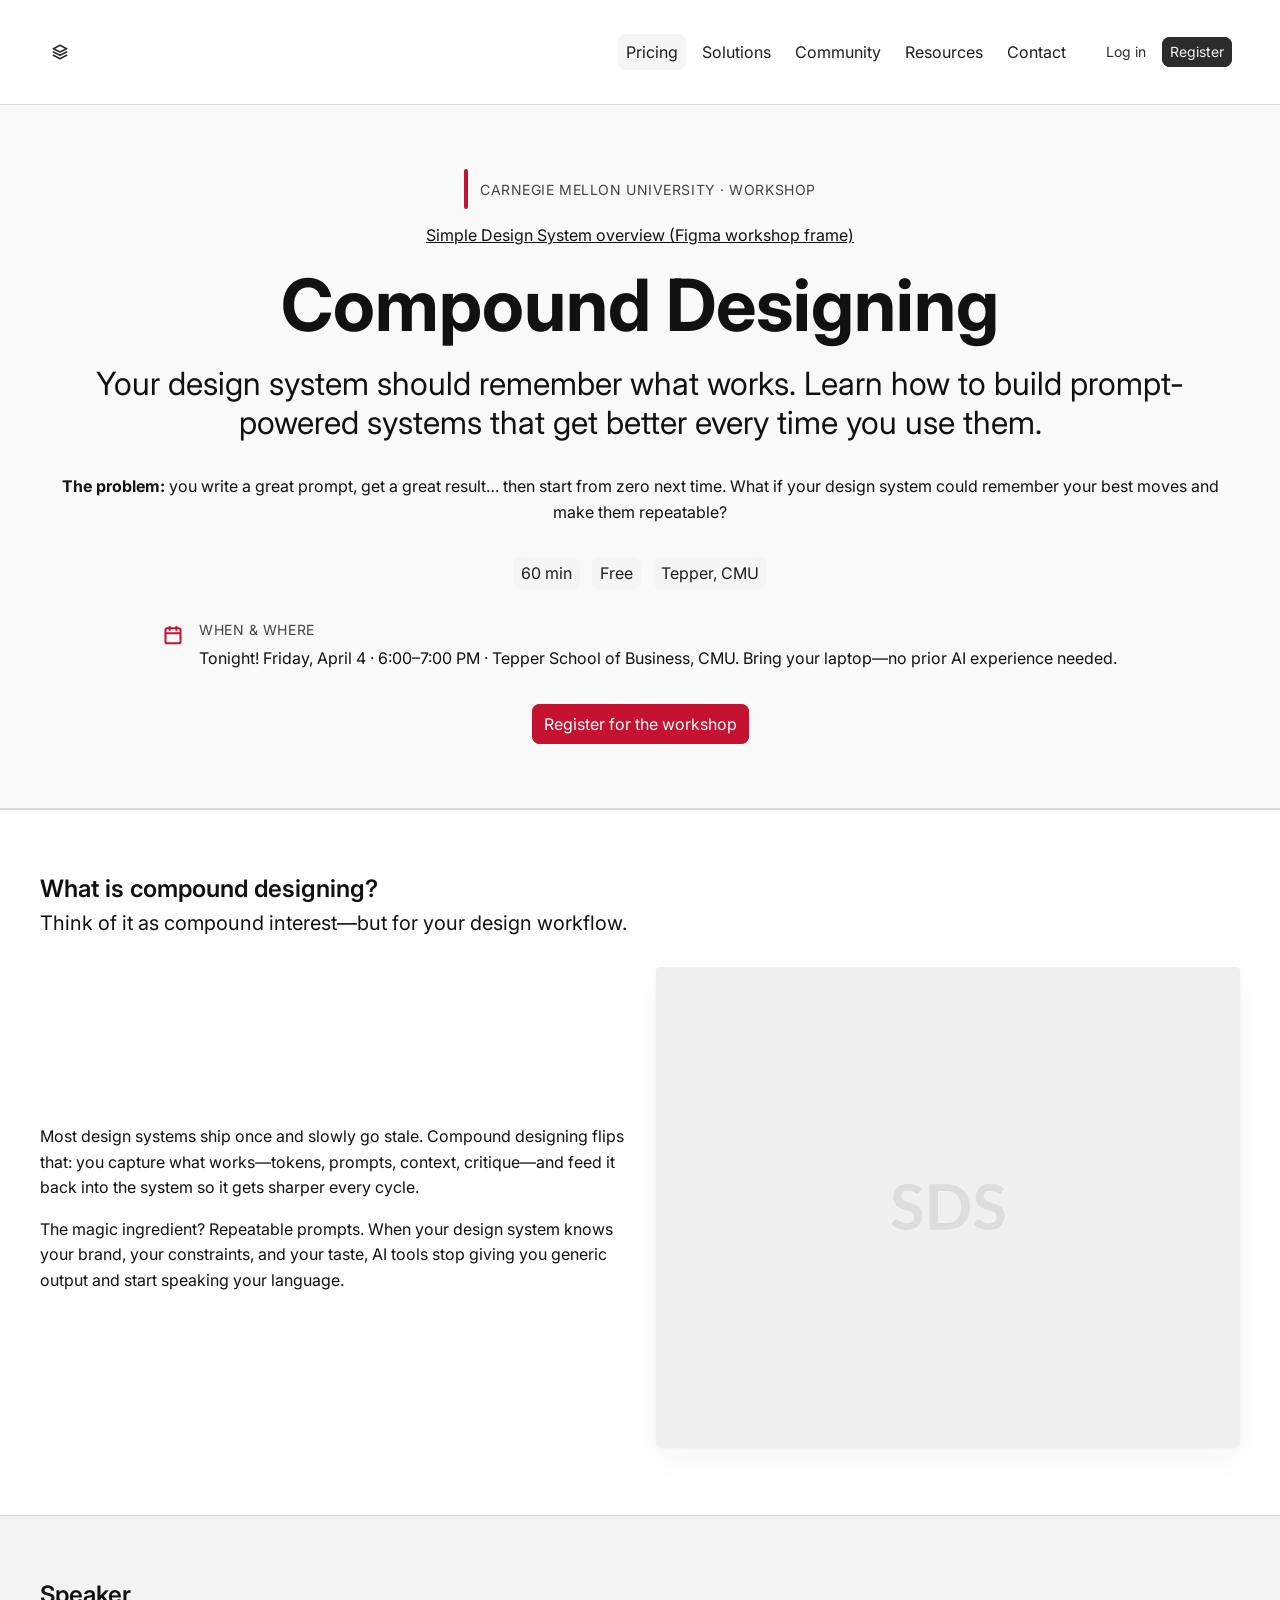
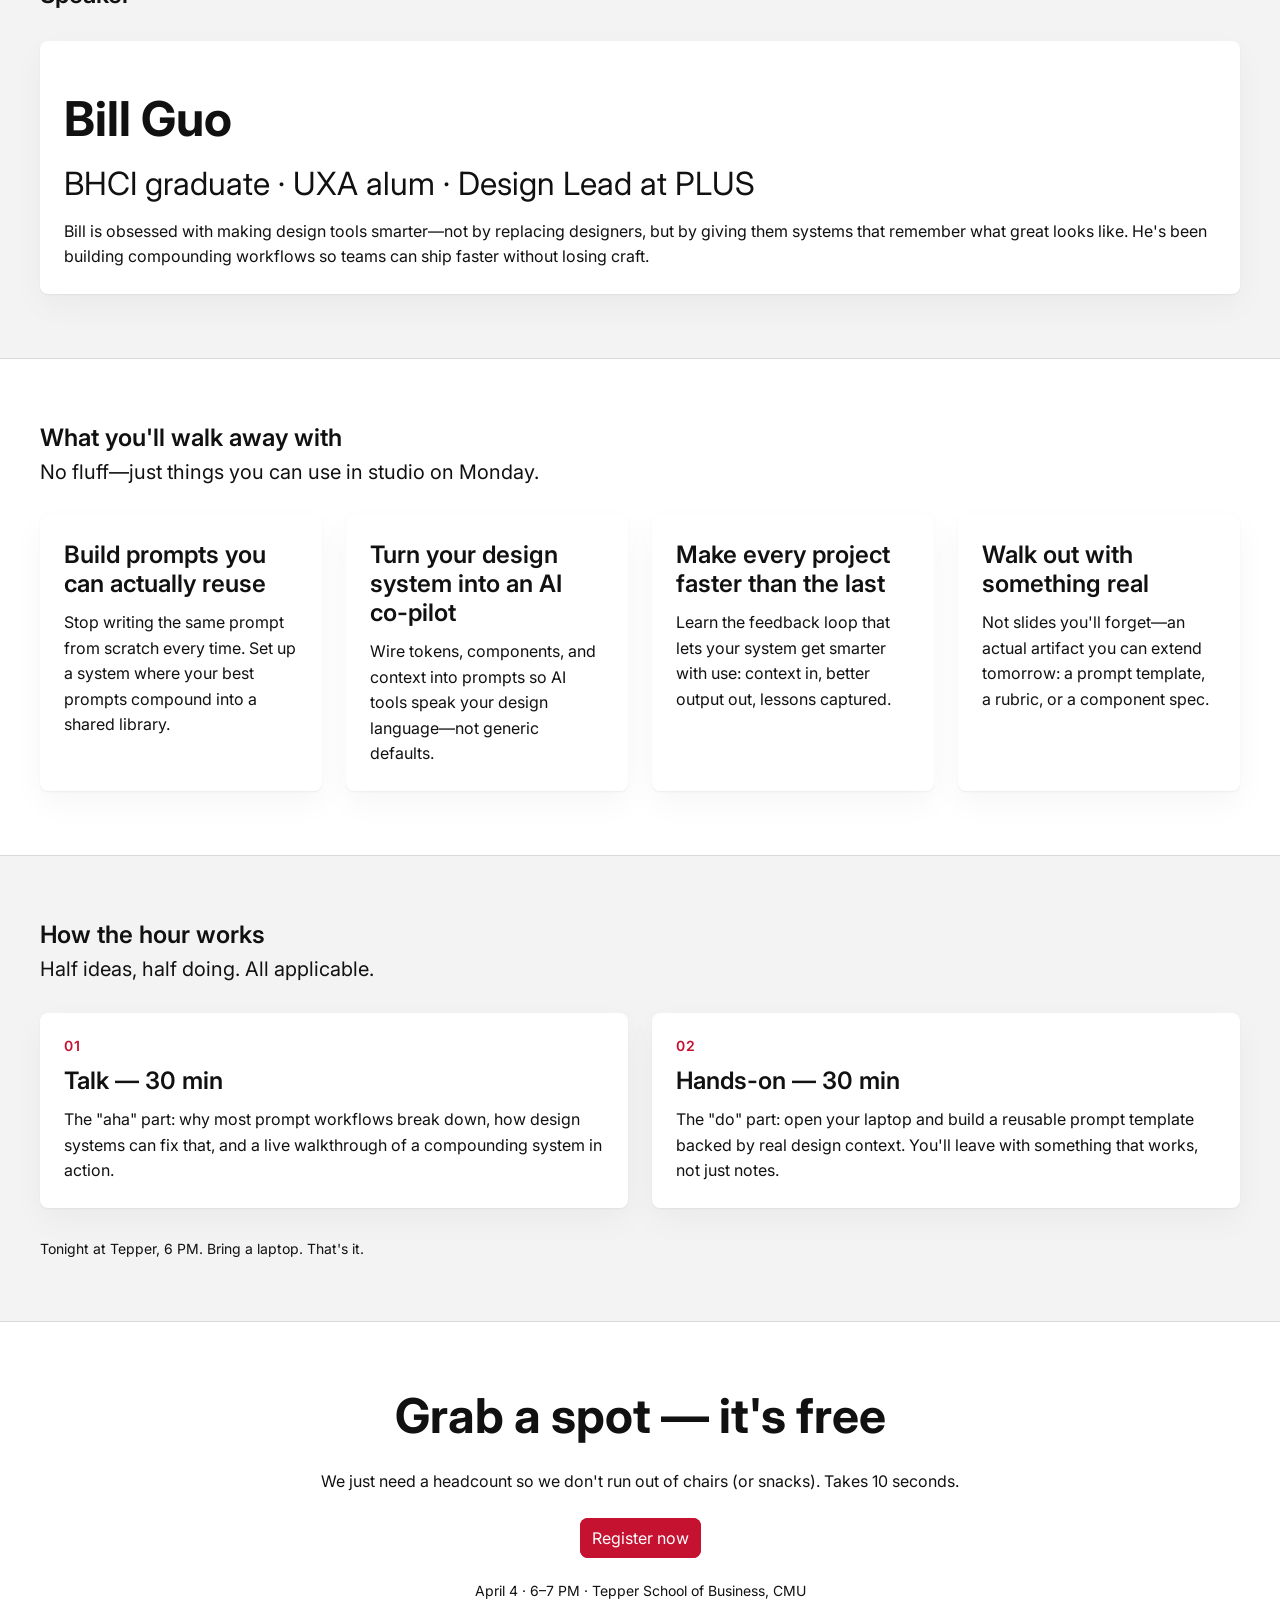
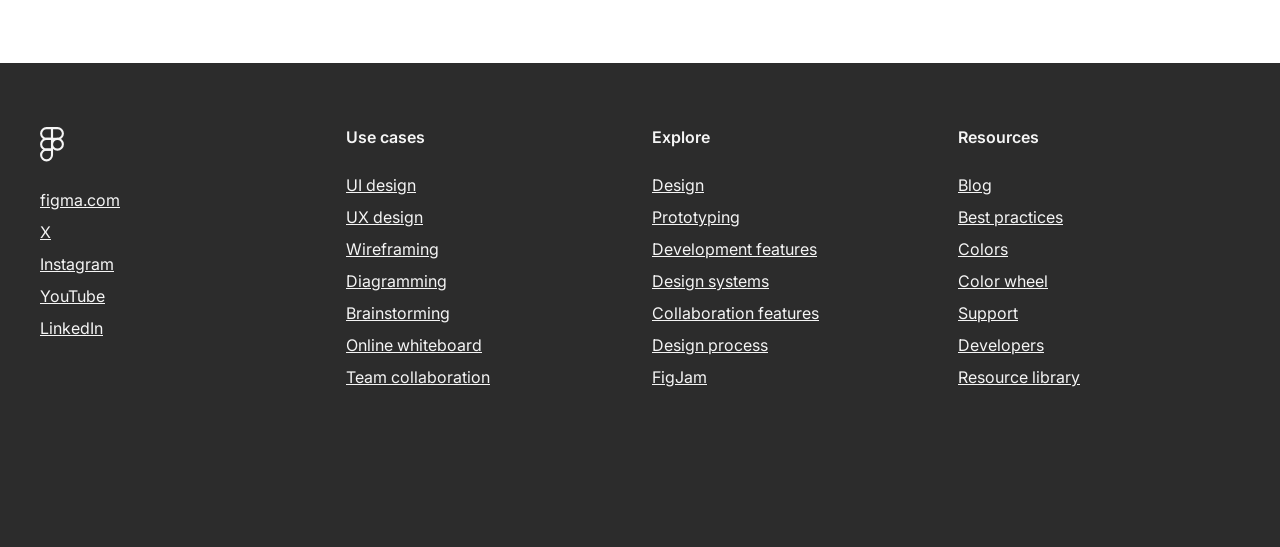
<file: index.html>
<!doctype html>
<html lang="en">

<head>
  <meta charset="UTF-8" />
  <meta name="viewport" content="width=device-width, initial-scale=1.0" />
  <link rel="preconnect" href="https://fonts.googleapis.com">
  <link rel="preconnect" href="https://fonts.gstatic.com" crossorigin>
  <link
    href="https://fonts.googleapis.com/css2?family=Inter:wght@100..900&family=Noto+Serif:ital,wght@0,100..900;1,100..900&family=Roboto+Mono:ital,wght@0,100..700;1,100..700&display=swap"
    rel="stylesheet">
  <title>SDS</title>
  <script type="module" crossorigin src="./assets/index-sNWvrXbO.js"></script>
  <link rel="stylesheet" crossorigin href="./assets/index-BdnuvdAo.css">
</head>

<body>
  <div id="root"></div>
</body>

</html>
</file>
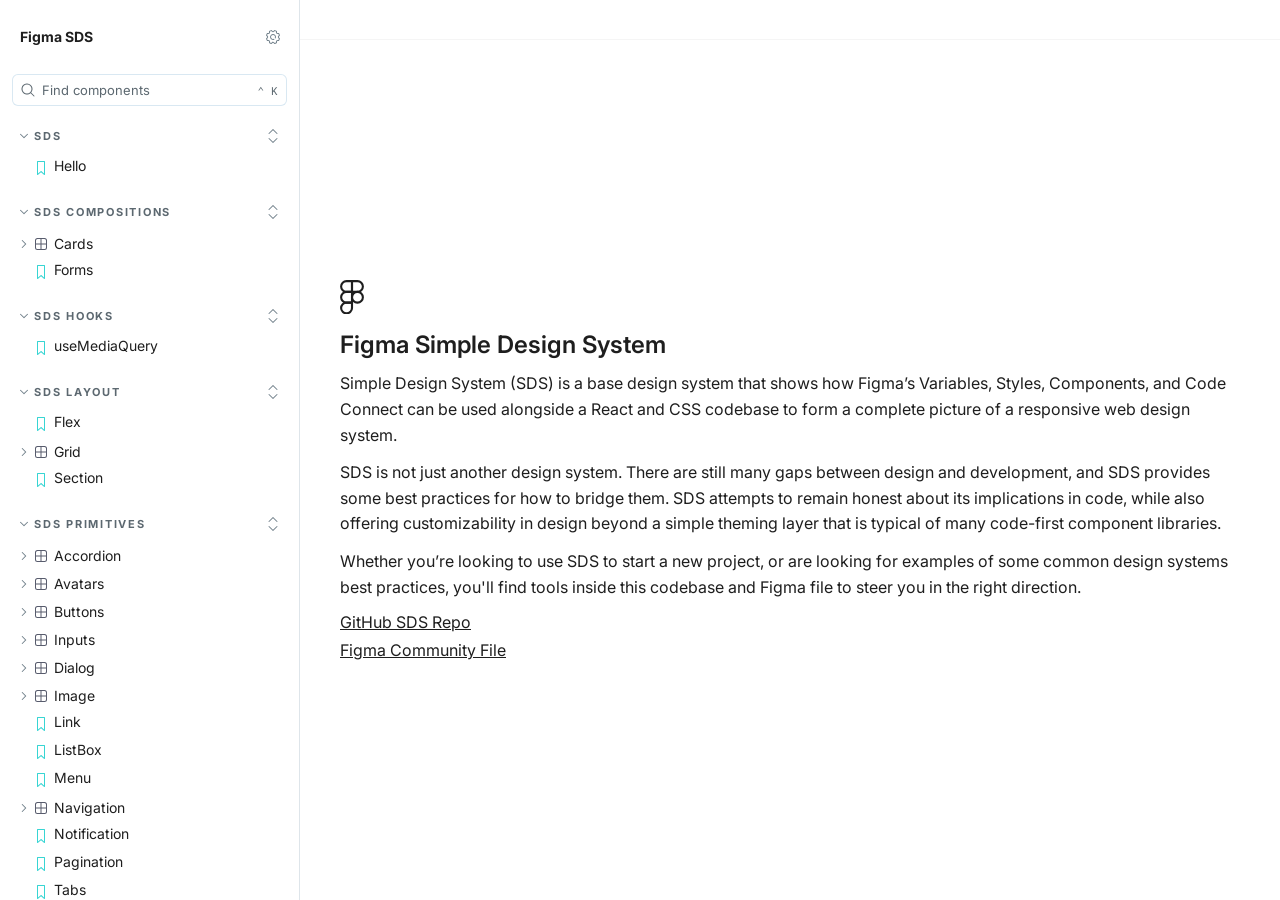
<file: storybook/index.html>
<!DOCTYPE html>
<html lang="en">
  <head>
    <meta charset="utf-8" />

    <title>@storybook/core - Storybook</title>
    <meta name="viewport" content="width=device-width, initial-scale=1, maximum-scale=1" />

    
    <link rel="icon" type="image/svg+xml" href="./favicon.svg" />
    
    <style>
      @font-face {
        font-family: 'Nunito Sans';
        font-style: normal;
        font-weight: 400;
        font-display: swap;
        src: url('./sb-common-assets/nunito-sans-regular.woff2') format('woff2');
      }

      @font-face {
        font-family: 'Nunito Sans';
        font-style: italic;
        font-weight: 400;
        font-display: swap;
        src: url('./sb-common-assets/nunito-sans-italic.woff2') format('woff2');
      }

      @font-face {
        font-family: 'Nunito Sans';
        font-style: normal;
        font-weight: 700;
        font-display: swap;
        src: url('./sb-common-assets/nunito-sans-bold.woff2') format('woff2');
      }

      @font-face {
        font-family: 'Nunito Sans';
        font-style: italic;
        font-weight: 700;
        font-display: swap;
        src: url('./sb-common-assets/nunito-sans-bold-italic.woff2') format('woff2');
      }
    </style>

    <link href="./sb-manager/runtime.js" rel="modulepreload" />

    
    <link href="./sb-addons/storybook-core-core-server-presets-0/common-manager-bundle.js" rel="modulepreload" />
    
    <link href="./sb-addons/links-1/manager-bundle.js" rel="modulepreload" />
    
    <link href="./sb-addons/essentials-controls-2/manager-bundle.js" rel="modulepreload" />
    
    <link href="./sb-addons/essentials-actions-3/manager-bundle.js" rel="modulepreload" />
    
    <link href="./sb-addons/essentials-docs-4/manager-bundle.js" rel="modulepreload" />
    
    <link href="./sb-addons/essentials-backgrounds-5/manager-bundle.js" rel="modulepreload" />
    
    <link href="./sb-addons/essentials-viewport-6/manager-bundle.js" rel="modulepreload" />
    
    <link href="./sb-addons/essentials-toolbars-7/manager-bundle.js" rel="modulepreload" />
    
    <link href="./sb-addons/essentials-measure-8/manager-bundle.js" rel="modulepreload" />
    
    <link href="./sb-addons/essentials-outline-9/manager-bundle.js" rel="modulepreload" />
    
    <link href="./sb-addons/interactions-10/manager-bundle.js" rel="modulepreload" />
    
    <link href="./sb-addons/storybook-11/manager-bundle.js" rel="modulepreload" />
      <link rel="preconnect" href="https://fonts.googleapis.com">
<link rel="preconnect" href="https://fonts.gstatic.com" crossorigin>
<link
  href="https://fonts.googleapis.com/css2?family=Inter:wght@100..900&family=Noto+Serif:ital,wght@0,100..900;1,100..900&family=Roboto+Mono:ital,wght@0,100..700;1,100..700&display=swap"
  rel="stylesheet">


<style>
  #storybook-root {
    width: 100%;
    display: grid;
    place-items: center;
  }
</style> 

    <style>
      #storybook-root[hidden] {
        display: none !important;
      }
    </style>

    
    <link href="./sb-addons/storybook-11/manager-bundle.css" rel="stylesheet" />
    
  </head>
  <body>
    <div id="root"></div>

    
    <script>
      
        
          window['FEATURES'] = {
  "argTypeTargetsV7": true,
  "legacyDecoratorFileOrder": false,
  "disallowImplicitActionsInRenderV8": true
};
        
      
        
          window['REFS'] = {};
        
      
        
          window['LOGLEVEL'] = "info";
        
      
        
          window['DOCS_OPTIONS'] = {
  "defaultName": "Docs",
  "autodocs": "tag"
};
        
      
        
          window['CONFIG_TYPE'] = "PRODUCTION";
        
      
        
      
        
      
        
          window['TAGS_OPTIONS'] = {
  "dev-only": {
    "excludeFromDocsStories": true
  },
  "docs-only": {
    "excludeFromSidebar": true
  },
  "test-only": {
    "excludeFromSidebar": true,
    "excludeFromDocsStories": true
  }
};
        
      
        
          window['STORYBOOK_RENDERER'] = "react";
        
      
        
          window['STORYBOOK_BUILDER'] = "@storybook/builder-vite";
        
      
        
          window['STORYBOOK_FRAMEWORK'] = "@storybook/react-vite";
        
      
    </script>
    

    <script type="module">
      import './sb-manager/globals-runtime.js';
      
      
        import './sb-addons/storybook-core-core-server-presets-0/common-manager-bundle.js';
      
        import './sb-addons/links-1/manager-bundle.js';
      
        import './sb-addons/essentials-controls-2/manager-bundle.js';
      
        import './sb-addons/essentials-actions-3/manager-bundle.js';
      
        import './sb-addons/essentials-docs-4/manager-bundle.js';
      
        import './sb-addons/essentials-backgrounds-5/manager-bundle.js';
      
        import './sb-addons/essentials-viewport-6/manager-bundle.js';
      
        import './sb-addons/essentials-toolbars-7/manager-bundle.js';
      
        import './sb-addons/essentials-measure-8/manager-bundle.js';
      
        import './sb-addons/essentials-outline-9/manager-bundle.js';
      
        import './sb-addons/interactions-10/manager-bundle.js';
      
        import './sb-addons/storybook-11/manager-bundle.js';
      
      
      import './sb-manager/runtime.js';
    </script>
  </body>
</html>
</file>
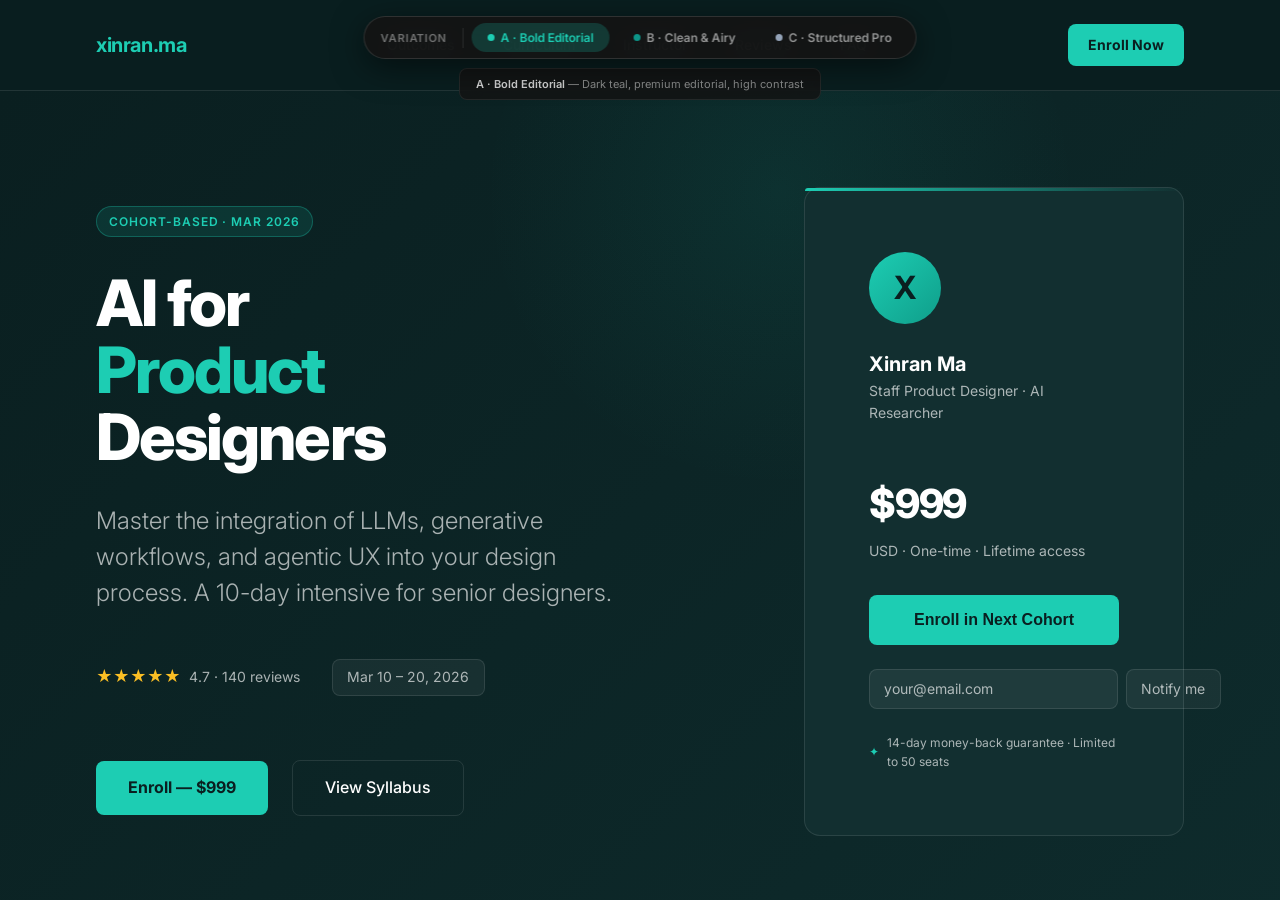
<file: src/examples/iterations/maven-course-page/index.html>
<!DOCTYPE html>
<html lang="en">

<head>
    <meta charset="UTF-8">
    <meta name="viewport" content="width=device-width, initial-scale=1.0">
    <title>Maven Course Page — Design Variations</title>
    <link rel="preconnect" href="https://fonts.googleapis.com">
    <link href="https://fonts.googleapis.com/css2?family=Inter:wght@400;500;600;700&display=swap" rel="stylesheet">
    <style>
        *,
        *::before,
        *::after {
            box-sizing: border-box;
            margin: 0;
            padding: 0;
        }

        html,
        body {
            height: 100%;
            overflow: hidden;
            font-family: 'Inter', sans-serif;
            background: #0f0f0f;
        }

        /* SWITCHER BAR */
        .switcher {
            position: fixed;
            top: 16px;
            left: 50%;
            transform: translateX(-50%);
            z-index: 9999;
            display: flex;
            align-items: center;
            gap: 8px;
            background: rgba(20, 20, 20, 0.92);
            backdrop-filter: blur(16px);
            border: 1px solid rgba(255, 255, 255, 0.12);
            border-radius: 100px;
            padding: 6px 8px;
            box-shadow: 0 8px 32px rgba(0, 0, 0, 0.5);
        }

        .switcher-label {
            font-size: 11px;
            font-weight: 600;
            color: rgba(255, 255, 255, 0.4);
            letter-spacing: 0.08em;
            text-transform: uppercase;
            padding: 0 8px;
            white-space: nowrap;
        }

        .switcher-sep {
            width: 1px;
            height: 20px;
            background: rgba(255, 255, 255, 0.1);
        }

        .var-btn {
            display: flex;
            align-items: center;
            gap: 6px;
            padding: 7px 16px;
            border-radius: 100px;
            border: none;
            background: transparent;
            color: rgba(255, 255, 255, 0.55);
            font-size: 12px;
            font-weight: 600;
            font-family: 'Inter', sans-serif;
            cursor: pointer;
            transition: all 0.2s;
            white-space: nowrap;
        }

        .var-btn:hover {
            color: rgba(255, 255, 255, 0.85);
            background: rgba(255, 255, 255, 0.06);
        }

        .var-btn.active {
            background: rgba(255, 255, 255, 0.12);
            color: #fff;
        }

        .var-btn.active.va {
            background: rgba(29, 205, 179, 0.2);
            color: #1dcdb3;
        }

        .var-btn.active.vb {
            background: rgba(13, 148, 136, 0.2);
            color: #0d9488;
        }

        .var-btn.active.vc {
            background: rgba(100, 116, 139, 0.2);
            color: #94a3b8;
        }

        .dot {
            width: 7px;
            height: 7px;
            border-radius: 50%;
            flex-shrink: 0;
        }

        .dot-a {
            background: #1dcdb3;
        }

        .dot-b {
            background: #0d9488;
        }

        .dot-c {
            background: #94a3b8;
        }

        /* DESCRIPTION CHIP */
        .desc-chip {
            position: fixed;
            top: 68px;
            left: 50%;
            transform: translateX(-50%);
            z-index: 9998;
            background: rgba(20, 20, 20, 0.85);
            backdrop-filter: blur(12px);
            border: 1px solid rgba(255, 255, 255, 0.08);
            border-radius: 8px;
            padding: 8px 16px;
            font-size: 11px;
            color: rgba(255, 255, 255, 0.5);
            white-space: nowrap;
            transition: opacity 0.3s;
            pointer-events: none;
        }

        .desc-chip span {
            color: rgba(255, 255, 255, 0.8);
            font-weight: 600;
        }

        /* IFRAME */
        .frame-wrap {
            position: fixed;
            inset: 0;
            top: 0;
        }

        iframe {
            width: 100%;
            height: 100%;
            border: none;
            display: none;
        }

        iframe.active {
            display: block;
        }

        /* FADE TRANSITION */
        .frame-wrap {
            transition: opacity 0.25s;
        }

        .frame-wrap.fading {
            opacity: 0;
        }
    </style>
</head>

<body>

    <div class="switcher">
        <span class="switcher-label">Variation</span>
        <div class="switcher-sep"></div>
        <button class="var-btn va active" onclick="switchTo('a', this)">
            <span class="dot dot-a"></span>A · Bold Editorial
        </button>
        <button class="var-btn vb" onclick="switchTo('b', this)">
            <span class="dot dot-b"></span>B · Clean & Airy
        </button>
        <button class="var-btn vc" onclick="switchTo('c', this)">
            <span class="dot dot-c"></span>C · Structured Pro
        </button>
    </div>

    <div class="desc-chip" id="desc">
        <span id="desc-name">A · Bold Editorial</span> — Dark teal, premium editorial, high contrast
    </div>

    <div class="frame-wrap" id="frameWrap">
        <iframe id="frame-a" class="active" src="variation-a.html" title="Variation A: Bold Editorial"></iframe>
        <iframe id="frame-b" src="variation-b.html" title="Variation B: Clean & Airy"></iframe>
        <iframe id="frame-c" src="variation-c.html" title="Variation C: Structured Pro"></iframe>
    </div>

    <script>
        const descriptions = {
            a: { name: 'A · Bold Editorial', desc: 'Dark teal, premium editorial, high contrast' },
            b: { name: 'B · Clean & Airy', desc: 'Light background, welcoming, modern editorial' },
            c: { name: 'C · Structured Pro', desc: 'Information-dense, functional, efficient' },
        };

        let current = 'a';

        function switchTo(v, btn) {
            if (v === current) return;
            const wrap = document.getElementById('frameWrap');
            wrap.classList.add('fading');
            setTimeout(() => {
                // hide all
                document.querySelectorAll('iframe').forEach(f => f.classList.remove('active'));
                document.querySelectorAll('.var-btn').forEach(b => b.classList.remove('active'));
                // show target
                document.getElementById('frame-' + v).classList.add('active');
                btn.classList.add('active');
                // update description
                const d = descriptions[v];
                document.getElementById('desc-name').textContent = d.name;
                document.getElementById('desc').innerHTML = `<span id="desc-name">${d.name}</span> — ${d.desc}`;
                current = v;
                wrap.classList.remove('fading');
            }, 200);
        }
    </script>
</body>

</html>
</file>
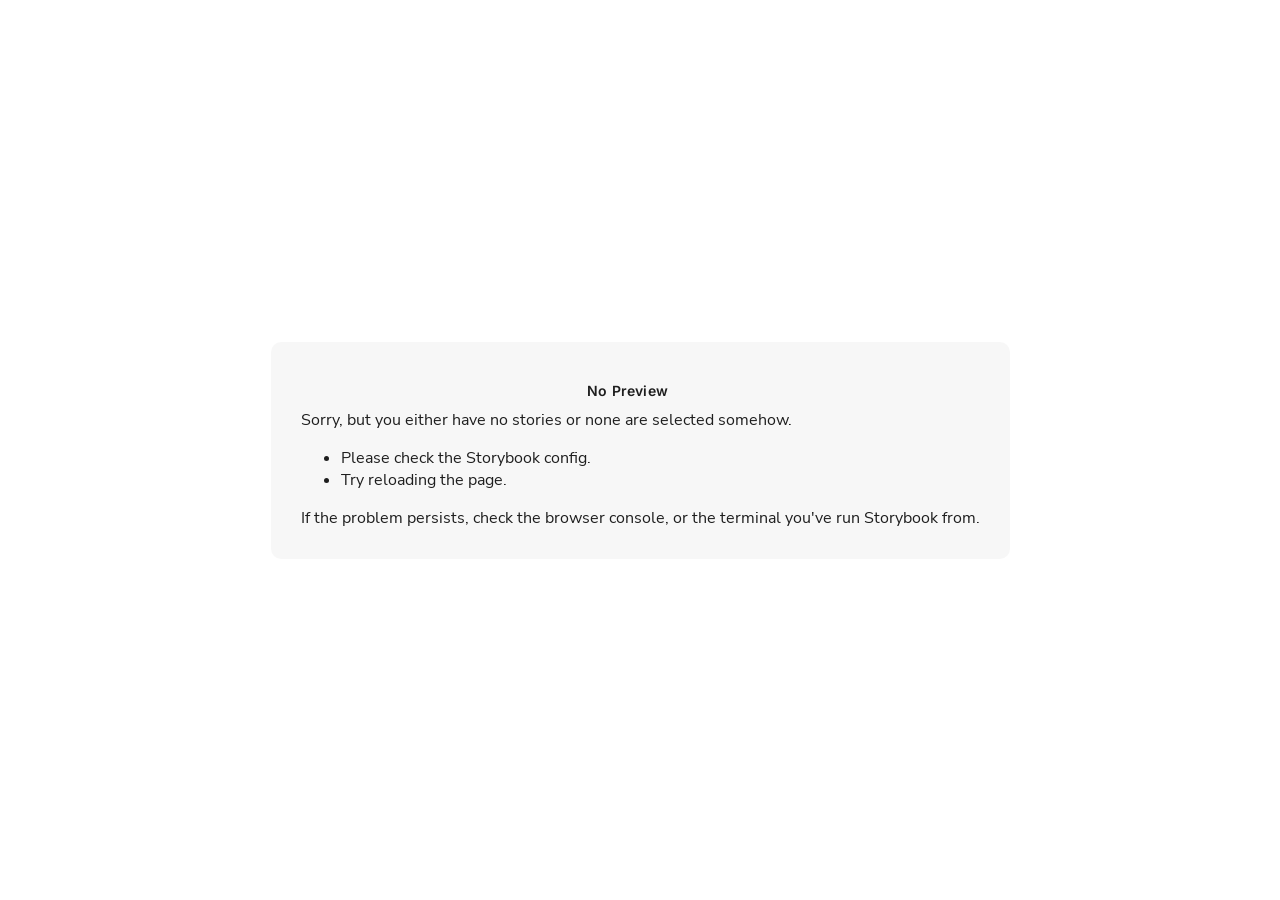
<file: storybook/iframe.html>
<!doctype html>
<!--suppress HtmlUnknownTarget -->
<html lang="en">
  <head>
    <meta charset="utf-8" />
    <title>Storybook</title>
    <meta name="viewport" content="width=device-width, initial-scale=1" />

    <style>
      @font-face {
        font-family: 'Nunito Sans';
        font-style: normal;
        font-weight: 400;
        font-display: swap;
        src: url('./sb-common-assets/nunito-sans-regular.woff2') format('woff2');
      }

      @font-face {
        font-family: 'Nunito Sans';
        font-style: italic;
        font-weight: 400;
        font-display: swap;
        src: url('./sb-common-assets/nunito-sans-italic.woff2') format('woff2');
      }

      @font-face {
        font-family: 'Nunito Sans';
        font-style: normal;
        font-weight: 700;
        font-display: swap;
        src: url('./sb-common-assets/nunito-sans-bold.woff2') format('woff2');
      }

      @font-face {
        font-family: 'Nunito Sans';
        font-style: italic;
        font-weight: 700;
        font-display: swap;
        src: url('./sb-common-assets/nunito-sans-bold-italic.woff2') format('woff2');
      }
    </style>

    <script>
      window.CONFIG_TYPE = 'PRODUCTION';
      window.LOGLEVEL = 'info';
      window.FRAMEWORK_OPTIONS = {};
      window.CHANNEL_OPTIONS = {};
      window.FEATURES = {"argTypeTargetsV7":true,"legacyDecoratorFileOrder":false,"disallowImplicitActionsInRenderV8":true};
      window.STORIES = [{"titlePrefix":"","directory":"./src/stories","files":"**/*.mdx","importPathMatcher":"^\\.[\\\\/](?:src\\/stories(?:\\/(?!\\.)(?:(?:(?!(?:^|\\/)\\.).)*?)\\/|\\/|$)(?!\\.)(?=.)[^/]*?\\.mdx)$"},{"titlePrefix":"","directory":"./src/stories","files":"**/*.stories.@(js|jsx|mjs|ts|tsx)","importPathMatcher":"^\\.[\\\\/](?:src\\/stories(?:\\/(?!\\.)(?:(?:(?!(?:^|\\/)\\.).)*?)\\/|\\/|$)(?!\\.)(?=.)[^/]*?\\.stories\\.(js|jsx|mjs|ts|tsx))$"}];
      window.DOCS_OPTIONS = {"defaultName":"Docs","autodocs":"tag"};
      window.TAGS_OPTIONS = {"dev-only":{"excludeFromDocsStories":true},"docs-only":{"excludeFromSidebar":true},"test-only":{"excludeFromSidebar":true,"excludeFromDocsStories":true}};

      

      // We do this so that "module && module.hot" etc. in Storybook source code
      // doesn't fail (it will simply be disabled)
      window.module = undefined;
      window.global = window;
    </script>
    <base target="_parent" />

<style>
  /* While we aren't showing the main block yet, but still preparing, we want everything the user
     has rendered, which may or may not be in #storybook-root, to be display none */
  .sb-show-preparing-story:not(.sb-show-main) > :not(.sb-preparing-story) {
    display: none;
  }

  .sb-show-preparing-docs:not(.sb-show-main) > :not(.sb-preparing-docs) {
    display: none;
  }

  /* Hide our own blocks when we aren't supposed to be showing them */
  :not(.sb-show-preparing-story) > .sb-preparing-story,
  :not(.sb-show-preparing-docs) > .sb-preparing-docs,
  :not(.sb-show-nopreview) > .sb-nopreview,
  :not(.sb-show-errordisplay) > .sb-errordisplay {
    display: none;
  }

  .sb-show-main.sb-main-centered {
    margin: 0;
    display: flex;
    align-items: center;
    min-height: 100vh;
  }

  .sb-show-main.sb-main-centered #storybook-root {
    box-sizing: border-box;
    margin: auto;
    padding: 1rem;
    max-height: 100%;
    /* Hack for centering correctly in IE11 */
  }

  /* Vertical centering fix for IE11 */
  @media screen and (-ms-high-contrast: none), (-ms-high-contrast: active) {
    .sb-show-main.sb-main-centered:after {
      content: '';
      min-height: inherit;
      font-size: 0;
    }
  }

  .sb-show-main.sb-main-fullscreen {
    margin: 0;
    padding: 0;
    display: block;
  }

  .sb-show-main.sb-main-padded {
    margin: 0;
    padding: 1rem;
    display: block;
    box-sizing: border-box;
  }

  .sb-wrapper {
    position: fixed;
    top: 0;
    bottom: 0;
    left: 0;
    right: 0;
    box-sizing: border-box;

    padding: 40px;
    font-family:
      'Nunito Sans',
      -apple-system,
      '.SFNSText-Regular',
      'San Francisco',
      BlinkMacSystemFont,
      'Segoe UI',
      'Helvetica Neue',
      Helvetica,
      Arial,
      sans-serif;
    -webkit-font-smoothing: antialiased;
    overflow: auto;
  }

  @media (max-width: 700px) {
    .sb-wrapper {
      padding: 20px;
    }
  }

  @media (max-width: 500px) {
    .sb-wrapper {
      padding: 10px;
    }
  }

  .sb-heading {
    font-size: 14px;
    font-weight: 600;
    letter-spacing: 0.2px;
    margin: 10px 0;
    padding-right: 25px;
  }

  .sb-nopreview {
    display: flex;
    align-content: center;
    justify-content: center;
    box-sizing: border-box;
  }

  .sb-nopreview_main {
    margin: auto;
    padding: 30px;
    border-radius: 10px;
    background: rgba(0, 0, 0, 0.03);
  }

  .sb-nopreview_heading {
    text-align: center;
  }

  .sb-errordisplay {
    background: #f6f9fc;
    color: black;
    z-index: 999999;
    width: 100vw;
    min-height: 100vh;
    box-sizing: border-box;

    & ol {
      padding-left: 18px;
      margin: 0;
    }

    & h1 {
      font-family: Nunito Sans;
      font-size: 22px;
      font-weight: 400;
      line-height: 30px;
      font-weight: normal;
      margin: 0;

      &::before {
        content: '';
        display: inline-block;
        width: 12px;
        height: 12px;
        background: #ff4400;
        border-radius: 50%;
        margin-right: 8px;
      }
    }

    & p,
    & ol {
      font-family: Nunito Sans;
      font-size: 14px;
      font-weight: 400;
      line-height: 19px;
      margin: 0;
    }

    & li + li {
      margin: 0;
      padding: 0;
      padding-top: 12px;
    }

    & a {
      color: currentColor;
    }
  }

  .sb-errordisplay_main {
    margin: auto;
    padding: 24px;
    display: flex;
    box-sizing: border-box;

    flex-direction: column;
    min-height: 100%;
    width: 100%;
    border-radius: 6px;
    background: white;
    border: 1px solid #ff0000;
    box-shadow: 0 0 64px rgba(0, 0, 0, 0.1);
    gap: 24px;
  }

  .sb-errordisplay_code {
    padding: 10px;
    flex: 1;
    background: #242424;
    color: #c6c6c6;
    box-sizing: border-box;

    font-size: 14px;
    font-weight: 400;
    line-height: 19px;
    border-radius: 4px;

    font-family: 'Operator Mono', 'Fira Code Retina', 'Fira Code', 'FiraCode-Retina', 'Andale Mono',
      'Lucida Console', Consolas, Monaco, monospace;
    margin: 0;
    overflow: auto;
  }

  .sb-errordisplay pre {
    white-space: pre-wrap;
    white-space: revert;
  }

  @-webkit-keyframes sb-rotate360 {
    from {
      transform: rotate(0deg);
    }

    to {
      transform: rotate(360deg);
    }
  }

  @keyframes sb-rotate360 {
    from {
      transform: rotate(0deg);
    }

    to {
      transform: rotate(360deg);
    }
  }

  @-webkit-keyframes sb-glow {
    0%,
    100% {
      opacity: 1;
    }

    50% {
      opacity: 0.4;
    }
  }

  @keyframes sb-glow {
    0%,
    100% {
      opacity: 1;
    }

    50% {
      opacity: 0.4;
    }
  }

  /* We display the preparing loaders *over* the rendering story */
  .sb-preparing-story,
  .sb-preparing-docs {
    background-color: white;
    /* Maximum possible z-index. It would be better to use stacking contexts to ensure it's always
    on top, but this isn't possible as it would require making CSS changes that could affect user code */
    z-index: 2147483647;
  }

  .sb-loader {
    -webkit-animation: sb-rotate360 0.7s linear infinite;
    animation: sb-rotate360 0.7s linear infinite;
    border-color: rgba(97, 97, 97, 0.29);
    border-radius: 50%;
    border-style: solid;
    border-top-color: #646464;
    border-width: 2px;
    display: inline-block;
    height: 32px;
    left: 50%;
    margin-left: -16px;
    margin-top: -16px;
    mix-blend-mode: difference;
    overflow: hidden;
    position: absolute;
    top: 50%;
    transition: all 200ms ease-out;
    vertical-align: top;
    width: 32px;
    z-index: 4;
  }

  .sb-previewBlock {
    background: #fff;
    border: 1px solid rgba(0, 0, 0, 0.1);
    border-radius: 4px;
    box-shadow: rgba(0, 0, 0, 0.1) 0 1px 3px 0;
    margin: 25px auto 40px;
    max-width: 600px;
  }

  .sb-previewBlock_header {
    align-items: center;
    box-shadow: rgba(0, 0, 0, 0.1) 0 -1px 0 0 inset;
    display: flex;
    gap: 14px;
    height: 40px;
    padding: 0 12px;
  }

  .sb-previewBlock_icon {
    -webkit-animation: sb-glow 1.5s ease-in-out infinite;
    animation: sb-glow 1.5s ease-in-out infinite;
    background: #e6e6e6;
    height: 14px;
    width: 14px;
  }

  .sb-previewBlock_icon:last-child {
    margin-left: auto;
  }

  .sb-previewBlock_body {
    -webkit-animation: sb-glow 1.5s ease-in-out infinite;
    animation: sb-glow 1.5s ease-in-out infinite;
    height: 182px;
    position: relative;
  }

  .sb-argstableBlock {
    border-collapse: collapse;
    border-spacing: 0;
    font-size: 13px;
    line-height: 20px;
    margin: 25px auto 40px;
    max-width: 600px;
    text-align: left;
    width: 100%;
  }

  .sb-argstableBlock th:first-of-type,
  .sb-argstableBlock td:first-of-type {
    padding-left: 20px;
  }

  .sb-argstableBlock th:nth-of-type(2),
  .sb-argstableBlock td:nth-of-type(2) {
    width: 35%;
  }

  .sb-argstableBlock th:nth-of-type(3),
  .sb-argstableBlock td:nth-of-type(3) {
    width: 15%;
  }

  .sb-argstableBlock th:last-of-type,
  .sb-argstableBlock td:last-of-type {
    width: 25%;
    padding-right: 20px;
  }

  .sb-argstableBlock th span,
  .sb-argstableBlock td span {
    -webkit-animation: sb-glow 1.5s ease-in-out infinite;
    animation: sb-glow 1.5s ease-in-out infinite;
    background-color: rgba(0, 0, 0, 0.1);
    border-radius: 0;
    box-shadow: none;
    color: transparent;
  }

  .sb-argstableBlock th {
    padding: 10px 15px;
  }

  .sb-argstableBlock-body {
    border-radius: 4px;
    box-shadow:
      rgba(0, 0, 0, 0.1) 0 1px 3px 1px,
      rgba(0, 0, 0, 0.065) 0 0 0 1px;
  }

  .sb-argstableBlock-body tr {
    background: transparent;
    overflow: hidden;
  }

  .sb-argstableBlock-body tr:not(:first-child) {
    border-top: 1px solid #e6e6e6;
  }

  .sb-argstableBlock-body tr:first-child td:first-child {
    border-top-left-radius: 4px;
  }

  .sb-argstableBlock-body tr:first-child td:last-child {
    border-top-right-radius: 4px;
  }

  .sb-argstableBlock-body tr:last-child td:first-child {
    border-bottom-left-radius: 4px;
  }

  .sb-argstableBlock-body tr:last-child td:last-child {
    border-bottom-right-radius: 4px;
  }

  .sb-argstableBlock-body td {
    background: #fff;
    padding-bottom: 10px;
    padding-top: 10px;
    vertical-align: top;
  }

  .sb-argstableBlock-body td:not(:first-of-type) {
    padding-left: 15px;
    padding-right: 15px;
  }

  .sb-argstableBlock-body button {
    -webkit-animation: sb-glow 1.5s ease-in-out infinite;
    animation: sb-glow 1.5s ease-in-out infinite;
    background-color: rgba(0, 0, 0, 0.1);
    border: 0;
    border-radius: 0;
    box-shadow: none;
    color: transparent;
    display: inline;
    font-size: 12px;
    line-height: 1;
    padding: 10px 16px;
  }

  .sb-argstableBlock-summary {
    margin-top: 4px;
  }

  .sb-argstableBlock-code {
    margin-right: 4px;
    margin-bottom: 4px;
    padding: 2px 5px;
  }
</style>

<script>
  /* globals window */
  /* eslint-disable no-underscore-dangle */
  try {
    if (window.top !== window) {
      window.__REACT_DEVTOOLS_GLOBAL_HOOK__ = window.top.__REACT_DEVTOOLS_GLOBAL_HOOK__;
      window.__VUE_DEVTOOLS_GLOBAL_HOOK__ = window.top.__VUE_DEVTOOLS_GLOBAL_HOOK__;
      window.top.__VUE_DEVTOOLS_CONTEXT__ = window.document;
    }
  } catch (e) {
    // eslint-disable-next-line no-console
    console.warn('unable to connect to top frame for connecting dev tools');
  }
</script>
<link rel="preconnect" href="https://fonts.googleapis.com">
<link rel="preconnect" href="https://fonts.gstatic.com" crossorigin>
<link
  href="https://fonts.googleapis.com/css2?family=Inter:wght@100..900&family=Noto+Serif:ital,wght@0,100..900;1,100..900&family=Roboto+Mono:ital,wght@0,100..700;1,100..700&display=swap"
  rel="stylesheet">

<style>
  #storybook-root {
    width: 100%;
    display: grid;
    place-items: center;
  }

  /* SDS .tag code overrides these values destructively */
  .prismjs .tag {
    display: initial;
    padding: 0;
  }
</style>
    <script type="module" crossorigin src="./assets/iframe-JPGBWct6.js"></script>
  </head>

  <body>
    <div class="sb-preparing-story sb-wrapper">
  <div class="sb-loader"></div>
</div>

<div class="sb-preparing-docs sb-wrapper">
  <div class="sb-previewBlock">
    <div class="sb-previewBlock_header">
      <div class="sb-previewBlock_icon"></div>
      <div class="sb-previewBlock_icon"></div>
      <div class="sb-previewBlock_icon"></div>
      <div class="sb-previewBlock_icon"></div>
    </div>
    <div class="sb-previewBlock_body">
      <div class="sb-loader"></div>
    </div>
  </div>
  <table aria-hidden="true" class="sb-argstableBlock">
    <thead class="sb-argstableBlock-head">
      <tr>
        <th><span>Name</span></th>
        <th><span>Description</span></th>
        <th><span>Default</span></th>
        <th><span>Control </span></th>
      </tr>
    </thead>
    <tbody class="sb-argstableBlock-body">
      <tr>
        <td><span>propertyName</span><span title="Required">*</span></td>
        <td>
          <div><span>This is a short description</span></div>
          <div class="sb-argstableBlock-summary">
            <div><span class="sb-argstableBlock-code">summary</span></div>
          </div>
        </td>
        <td>
          <div><span class="sb-argstableBlock-code">defaultValue</span></div>
        </td>
        <td><button>Set string</button></td>
      </tr>
      <tr>
        <td><span>propertyName</span><span>*</span></td>
        <td>
          <div><span>This is a short description</span></div>
          <div class="sb-argstableBlock-summary">
            <div><span class="sb-argstableBlock-code">summary</span></div>
          </div>
        </td>
        <td>
          <div><span class="sb-argstableBlock-code">defaultValue</span></div>
        </td>
        <td><button>Set string</button></td>
      </tr>
      <tr>
        <td><span>propertyName</span><span>*</span></td>
        <td>
          <div><span>This is a short description</span></div>
          <div class="sb-argstableBlock-summary">
            <div><span class="sb-argstableBlock-code">summary</span></div>
          </div>
        </td>
        <td>
          <div><span class="sb-argstableBlock-code">defaultValue</span></div>
        </td>
        <td><button>Set string</button></td>
      </tr>
    </tbody>
  </table>
</div>

<div class="sb-nopreview sb-wrapper">
  <div class="sb-nopreview_main">
    <h1 class="sb-nopreview_heading sb-heading">No Preview</h1>
    <p>Sorry, but you either have no stories or none are selected somehow.</p>
    <ul>
      <li>Please check the Storybook config.</li>
      <li>Try reloading the page.</li>
    </ul>
    <p>
      If the problem persists, check the browser console, or the terminal you've run Storybook from.
    </p>
  </div>
</div>

<div class="sb-errordisplay sb-wrapper">
  <div class="sb-errordisplay_main">
    <h1 id="error-message"></h1>
    <p>
      The component failed to render properly, likely due to a configuration issue in Storybook.
      Here are some common causes and how you can address them:
    </p>
    <ol>
      <li>
        <strong>Missing Context/Providers</strong>: You can use decorators to supply specific
        contexts or providers, which are sometimes necessary for components to render correctly. For
        detailed instructions on using decorators, please visit the
        <a href="https://storybook.js.org/docs/writing-stories/decorators"
          >Decorators documentation</a
        >.
      </li>
      <li>
        <strong>Misconfigured Webpack or Vite</strong>: Verify that Storybook picks up all necessary
        settings for loaders, plugins, and other relevant parameters. You can find step-by-step
        guides for configuring
        <a href="https://storybook.js.org/docs/builders/webpack">Webpack</a> or
        <a href="https://storybook.js.org/docs/builders/vite">Vite</a>
        with Storybook.
      </li>
      <li>
        <strong>Missing Environment Variables</strong>: Your Storybook may require specific
        environment variables to function as intended. You can set up custom environment variables
        as outlined in the
        <a href="https://storybook.js.org/docs/configure/environment-variables"
          >Environment Variables documentation</a
        >.
      </li>
    </ol>
    <pre class="sb-errordisplay_code"><code id="error-stack"></code></pre>
  </div>
</div>

    <div id="storybook-root"></div>
    <div id="storybook-docs"></div>
    <script>
      // eslint-disable-next-line no-underscore-dangle, @typescript-eslint/naming-convention
      function __onViteAppLoadingError(event) {
        const hostname = globalThis.location.hostname;
        if (hostname !== 'localhost' && globalThis.CONFIG_TYPE === 'DEVELOPMENT') {
          const message = `Failed to load the Storybook preview file 'vite-app.js':

It looks like you're visiting the Storybook development server on another hostname than localhost: '${hostname}', but you haven't configured the necessary security features to support this.
Please re-run your Storybook development server with the '--host ${hostname}' flag, or manually configure your Vite allowedHosts configuration with viteFinal.

See:`;
          const docs = [
            'https://storybook.js.org/docs/api/cli-options#dev',
            'https://storybook.js.org/docs/api/main-config/main-config-vite-final',
            'https://vite.dev/config/server-options.html#server-allowedhosts',
          ];
          console.error(`${message}\n${docs.map((doc) => `- ${doc}`).join('\n')}`);

          document.getElementById('storybook-root').innerHTML =
            `<p style="color: red; max-width: 70ch">${message.replaceAll(
              '\n',
              '<br/>'
            )}<ul>${docs.map((doc) => `<li><a href='${doc}' target='_blank'>${doc}</a></li>`).join('')}<ul></p>`;
          return;
        }
      }
    </script>
  </body>
</html>
</file>
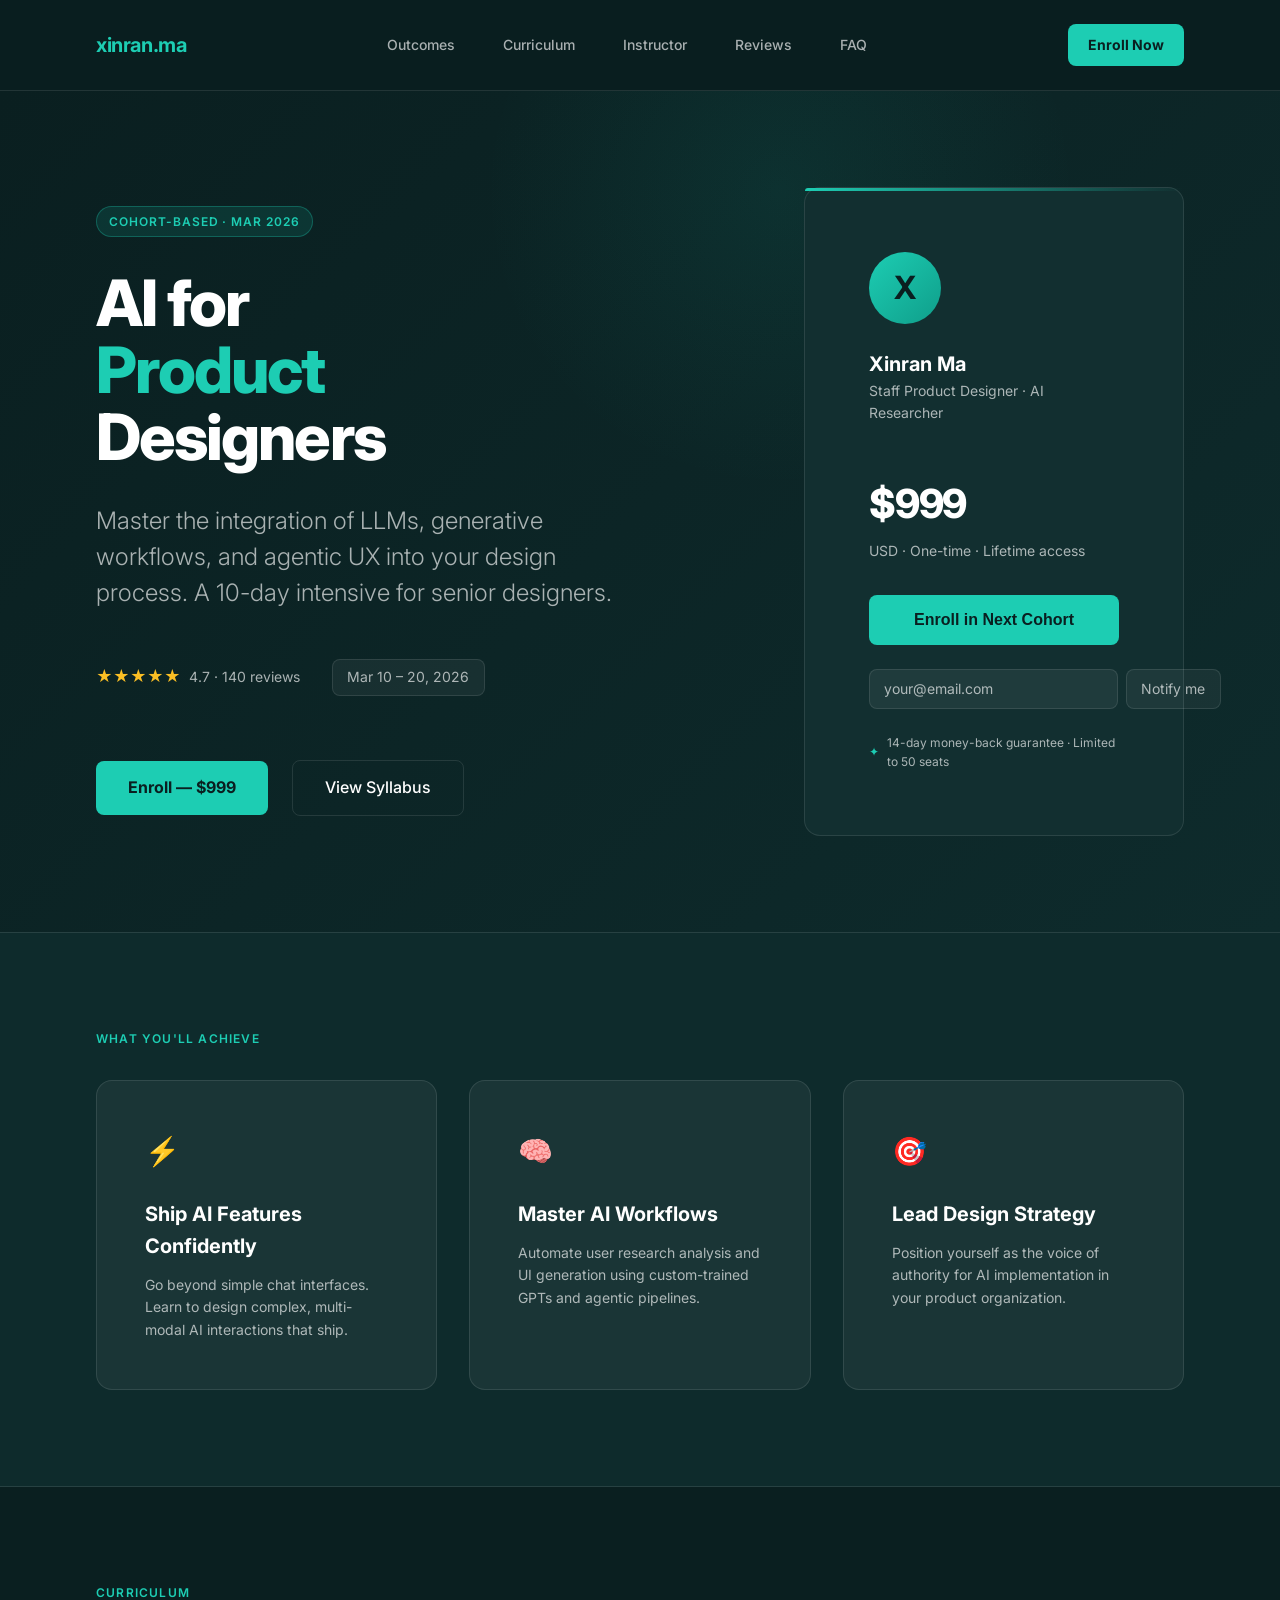
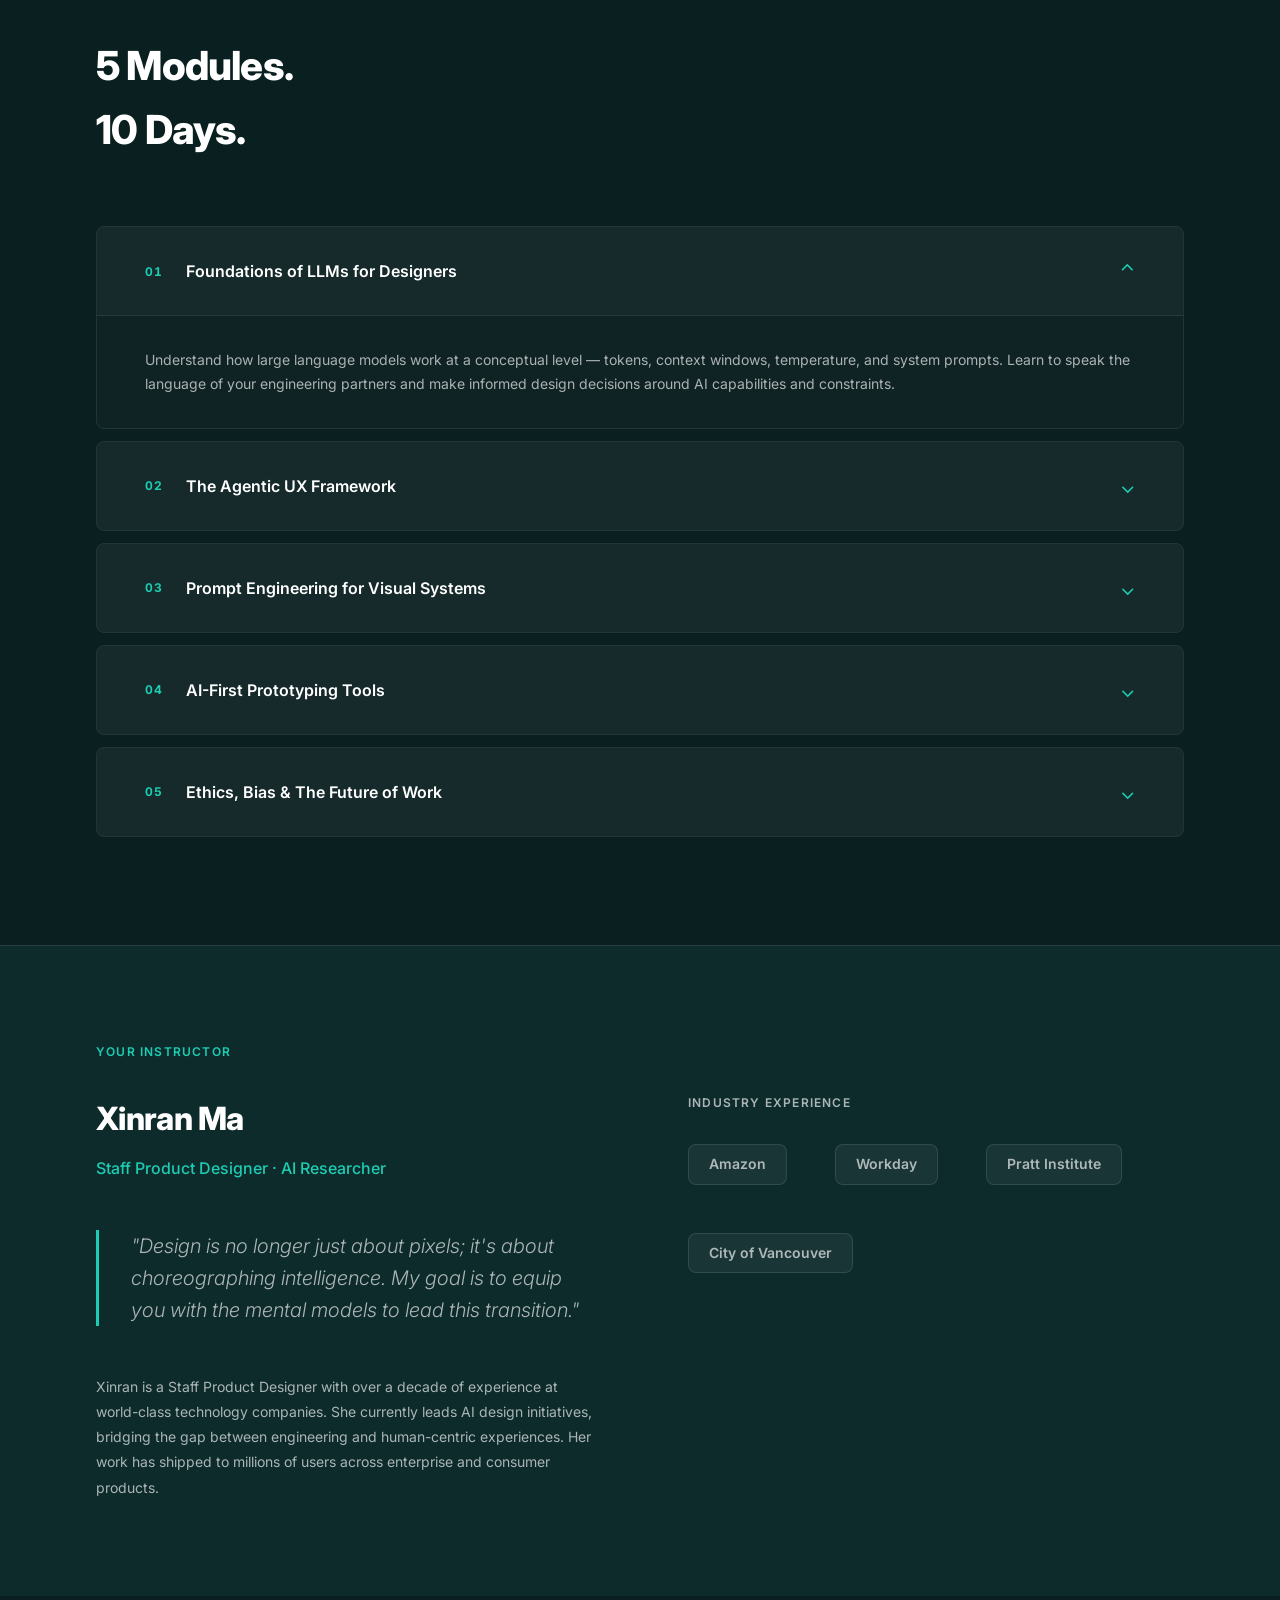
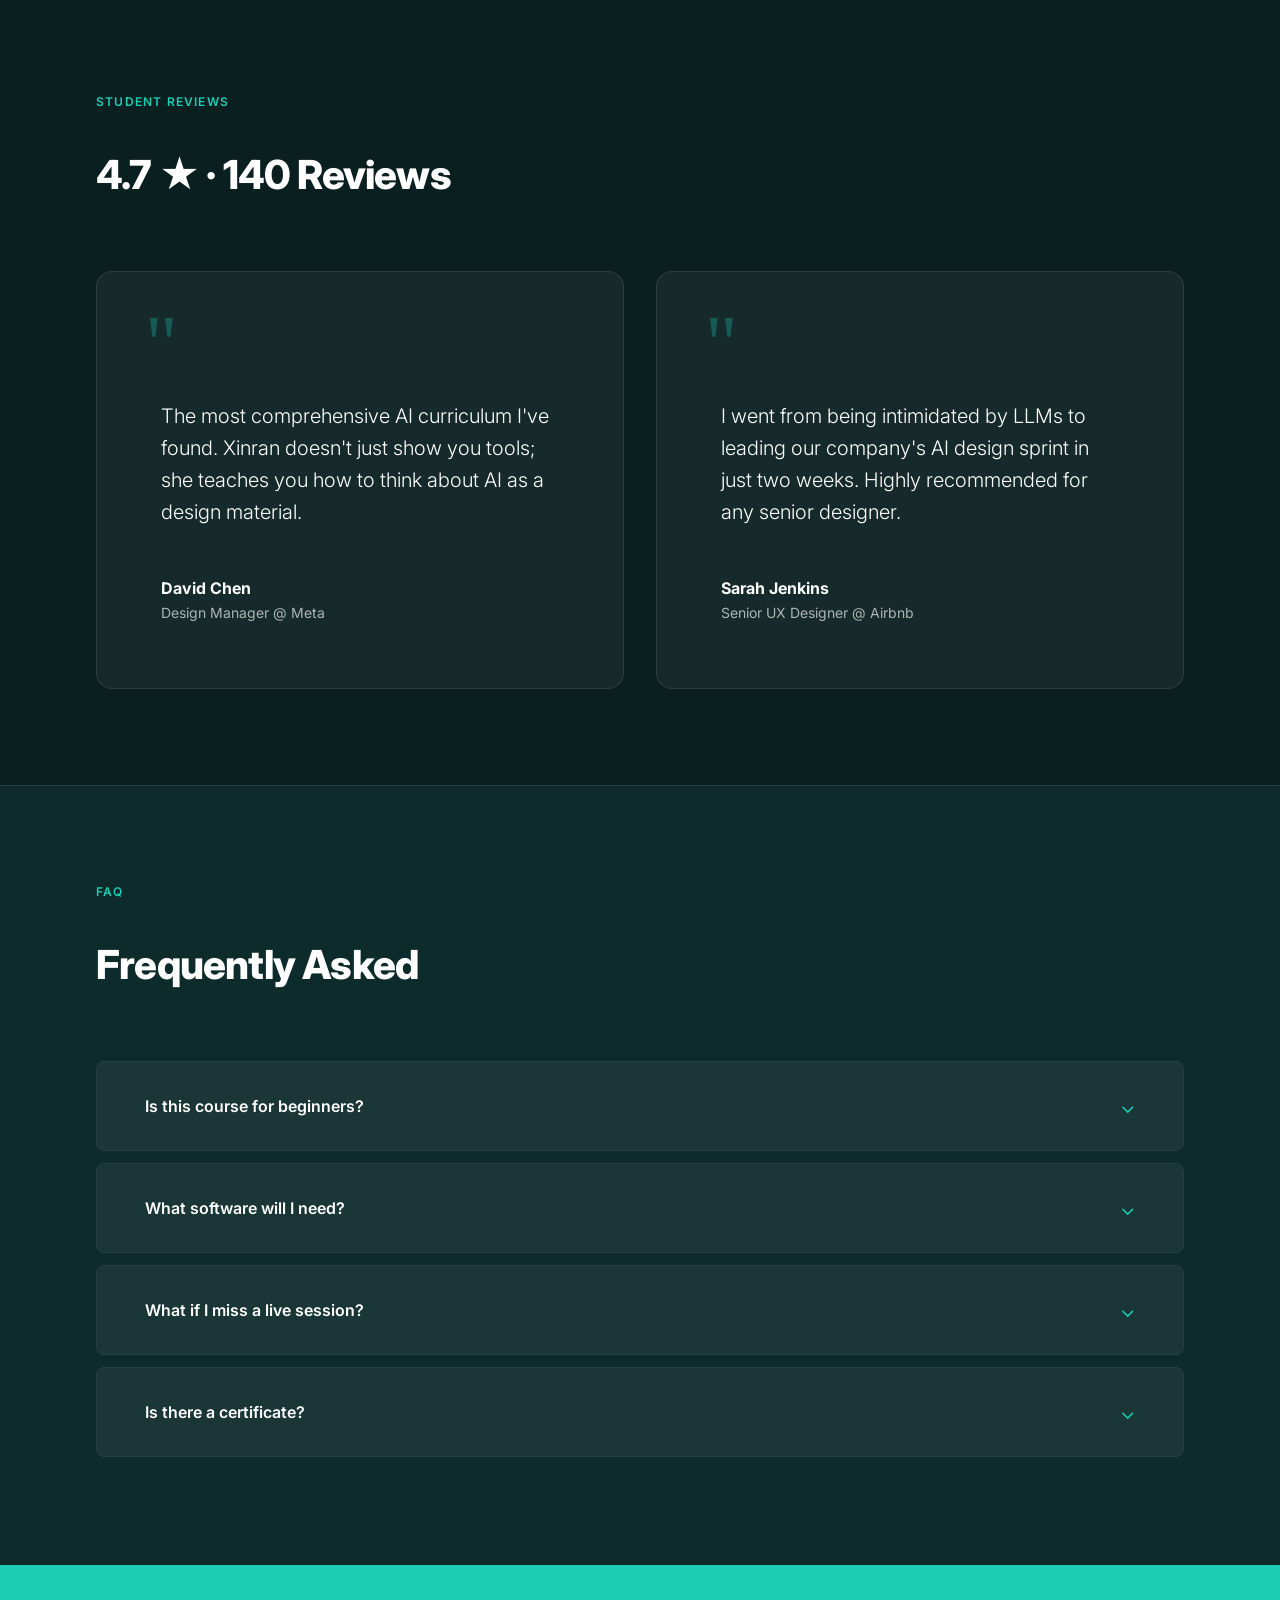
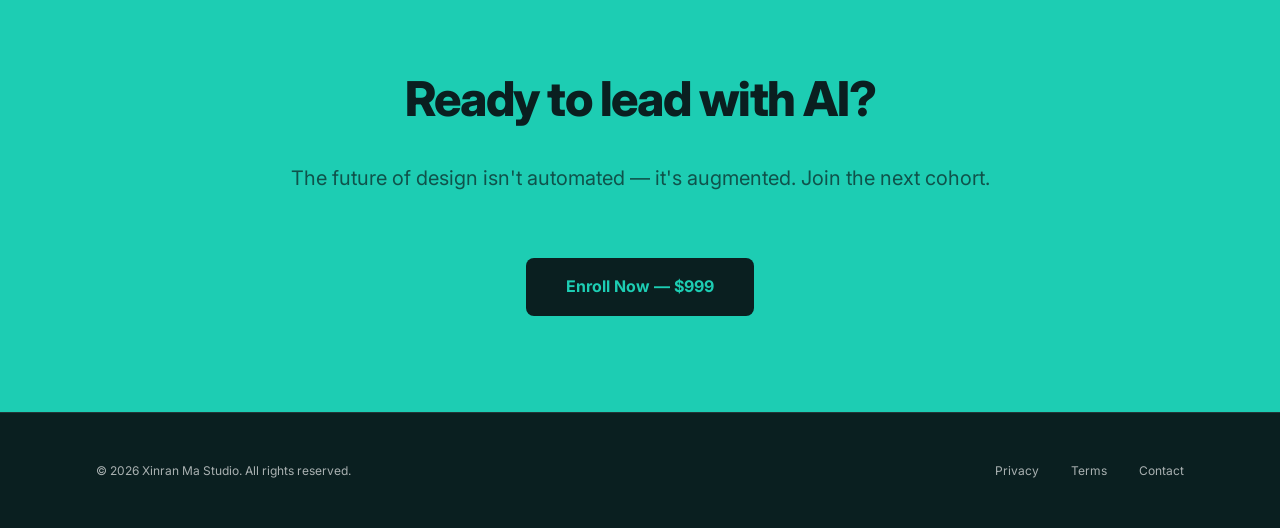
<file: src/examples/iterations/maven-course-page/variation-a.html>
<!DOCTYPE html>
<html lang="en">
<head>
<meta charset="UTF-8">
<meta name="viewport" content="width=device-width, initial-scale=1.0">
<title>Variation A: Bold Editorial</title>
<link rel="preconnect" href="https://fonts.googleapis.com">
<link href="https://fonts.googleapis.com/css2?family=Inter:wght@300;400;500;600;700;800&display=swap" rel="stylesheet">
<style>
/* SDS Tokens */
:root {
  --sds-color-gray-100: #f5f5f5;
  --sds-color-gray-900: #1e1e1e;
  --sds-color-brand-800: #2c2c2c;
  --sds-color-brand-100: #f5f5f5;
  --sds-color-slate-700: #5a5a5a;
  --sds-color-slate-300: #cdcdcd;
  --sds-color-white-1000: #ffffff;
  --sds-size-space-200: 0.5rem;
  --sds-size-space-300: 0.75rem;
  --sds-size-space-400: 1rem;
  --sds-size-space-600: 1.5rem;
  --sds-size-space-800: 2rem;
  --sds-size-space-1200: 3rem;
  --sds-size-space-1600: 4rem;
  --sds-size-space-2400: 6rem;
  --sds-size-radius-100: 0.25rem;
  --sds-size-radius-200: 0.5rem;
  --sds-size-radius-400: 1rem;
  --sds-typography-scale-01: 0.75rem;
  --sds-typography-scale-02: 0.875rem;
  --sds-typography-scale-03: 1rem;
  --sds-typography-scale-04: 1.25rem;
  --sds-typography-scale-05: 1.5rem;
  --sds-typography-scale-06: 2rem;
  --sds-typography-scale-07: 2.5rem;
  --sds-typography-scale-08: 3rem;
  --sds-typography-scale-09: 4rem;
  --sds-typography-scale-10: 4.5rem;
  /* Variation A specific */
  --va-bg: #0a1f20;
  --va-bg-2: #0e2b2c;
  --va-bg-3: #122f30;
  --va-accent: #1dcdb3;
  --va-accent-dim: #0f9e8a;
  --va-text: #ffffff;
  --va-text-secondary: rgba(255,255,255,0.65);
  --va-border: rgba(255,255,255,0.1);
  --va-card: rgba(255,255,255,0.05);
}
*, *::before, *::after { box-sizing: border-box; margin: 0; padding: 0; }
body { font-family: 'Inter', sans-serif; background: var(--va-bg); color: var(--va-text); line-height: 1.6; }

/* NAV */
.nav { display: flex; align-items: center; justify-content: space-between; padding: var(--sds-size-space-600) var(--sds-size-space-2400); border-bottom: 1px solid var(--va-border); position: sticky; top: 0; background: rgba(10,31,32,0.92); backdrop-filter: blur(12px); z-index: 100; }
.nav-logo { font-size: var(--sds-typography-scale-04); font-weight: 700; color: var(--va-accent); letter-spacing: -0.02em; }
.nav-links { display: flex; gap: var(--sds-size-space-1200); }
.nav-links a { color: var(--va-text-secondary); text-decoration: none; font-size: var(--sds-typography-scale-02); font-weight: 500; transition: color 0.2s; }
.nav-links a:hover { color: var(--va-text); }
.nav-cta { background: var(--va-accent); color: #0a1f20; padding: 0.6rem 1.25rem; border-radius: var(--sds-size-radius-200); font-size: var(--sds-typography-scale-02); font-weight: 700; text-decoration: none; transition: background 0.2s; }
.nav-cta:hover { background: #25e8cc; }

/* HERO */
.hero { display: grid; grid-template-columns: 1fr 380px; gap: var(--sds-size-space-2400); align-items: center; padding: var(--sds-size-space-2400) var(--sds-size-space-2400); min-height: 88vh; background: linear-gradient(135deg, var(--va-bg) 0%, var(--va-bg-2) 100%); position: relative; overflow: hidden; }
.hero::before { content: ''; position: absolute; top: -200px; right: 200px; width: 600px; height: 600px; background: radial-gradient(circle, rgba(29,205,179,0.08) 0%, transparent 70%); pointer-events: none; }
.hero-eyebrow { display: flex; align-items: center; gap: var(--sds-size-space-300); margin-bottom: var(--sds-size-space-800); }
.eyebrow-badge { background: rgba(29,205,179,0.12); border: 1px solid rgba(29,205,179,0.3); color: var(--va-accent); padding: 0.3rem 0.75rem; border-radius: var(--sds-size-radius-400); font-size: var(--sds-typography-scale-01); font-weight: 600; letter-spacing: 0.08em; text-transform: uppercase; }
.hero-title { font-size: clamp(2.5rem, 5vw, var(--sds-typography-scale-10)); font-weight: 800; line-height: 1.05; letter-spacing: -0.03em; margin-bottom: var(--sds-size-space-800); }
.hero-title span { color: var(--va-accent); }
.hero-tagline { font-size: var(--sds-typography-scale-05); color: var(--va-text-secondary); font-weight: 300; line-height: 1.5; margin-bottom: var(--sds-size-space-1200); max-width: 520px; }
.hero-meta { display: flex; align-items: center; gap: var(--sds-size-space-800); margin-bottom: var(--sds-size-space-1600); }
.rating { display: flex; align-items: center; gap: var(--sds-size-space-200); }
.stars { color: #fbbf24; font-size: var(--sds-typography-scale-03); }
.rating-text { font-size: var(--sds-typography-scale-02); color: var(--va-text-secondary); }
.cohort-badge { background: var(--va-card); border: 1px solid var(--va-border); padding: 0.4rem 0.9rem; border-radius: var(--sds-size-radius-200); font-size: var(--sds-typography-scale-02); color: var(--va-text-secondary); }
.hero-actions { display: flex; gap: var(--sds-size-space-600); align-items: center; }
.btn-primary { background: var(--va-accent); color: #0a1f20; padding: 0.9rem 2rem; border-radius: var(--sds-size-radius-200); font-size: var(--sds-typography-scale-03); font-weight: 700; text-decoration: none; transition: all 0.2s; display: inline-block; }
.btn-primary:hover { background: #25e8cc; transform: translateY(-1px); }
.btn-ghost { color: var(--va-text); border: 1px solid var(--va-border); padding: 0.9rem 2rem; border-radius: var(--sds-size-radius-200); font-size: var(--sds-typography-scale-03); font-weight: 500; text-decoration: none; transition: all 0.2s; display: inline-block; }
.btn-ghost:hover { border-color: var(--va-accent); color: var(--va-accent); }

/* HERO CARD */
.hero-card { background: var(--va-bg-3); border: 1px solid var(--va-border); border-radius: var(--sds-size-radius-400); padding: var(--sds-size-space-1600); position: relative; }
.hero-card::before { content: ''; position: absolute; top: 0; left: 0; right: 0; height: 3px; background: linear-gradient(90deg, var(--va-accent), transparent); border-radius: var(--sds-size-radius-400) var(--sds-size-radius-400) 0 0; }
.instructor-avatar { width: 72px; height: 72px; border-radius: 50%; background: linear-gradient(135deg, var(--va-accent), var(--va-accent-dim)); display: flex; align-items: center; justify-content: center; font-size: var(--sds-typography-scale-06); font-weight: 700; color: #0a1f20; margin-bottom: var(--sds-size-space-600); }
.instructor-name { font-size: var(--sds-typography-scale-04); font-weight: 700; margin-bottom: var(--sds-size-space-100); }
.instructor-title { font-size: var(--sds-typography-scale-02); color: var(--va-text-secondary); margin-bottom: var(--sds-size-space-1200); }
.price-block { margin-bottom: var(--sds-size-space-800); }
.price { font-size: var(--sds-typography-scale-07); font-weight: 800; letter-spacing: -0.03em; }
.price-sub { font-size: var(--sds-typography-scale-02); color: var(--va-text-secondary); margin-top: 0.25rem; }
.enroll-btn { display: block; width: 100%; background: var(--va-accent); color: #0a1f20; padding: 1rem; border-radius: var(--sds-size-radius-200); font-size: var(--sds-typography-scale-03); font-weight: 700; text-align: center; text-decoration: none; margin-bottom: var(--sds-size-space-600); transition: background 0.2s; border: none; cursor: pointer; }
.enroll-btn:hover { background: #25e8cc; }
.email-row { display: flex; gap: var(--sds-size-space-200); }
.email-input { flex: 1; background: rgba(255,255,255,0.06); border: 1px solid var(--va-border); border-radius: var(--sds-size-radius-200); padding: 0.65rem 0.9rem; color: var(--va-text); font-size: var(--sds-typography-scale-02); font-family: inherit; }
.email-input::placeholder { color: var(--va-text-secondary); }
.email-btn { background: var(--va-card); border: 1px solid var(--va-border); border-radius: var(--sds-size-radius-200); padding: 0.65rem 0.9rem; color: var(--va-text-secondary); cursor: pointer; font-size: var(--sds-typography-scale-02); font-family: inherit; transition: all 0.2s; white-space: nowrap; }
.email-btn:hover { border-color: var(--va-accent); color: var(--va-accent); }
.guarantee { display: flex; align-items: center; gap: var(--sds-size-space-200); margin-top: var(--sds-size-space-600); font-size: var(--sds-typography-scale-01); color: var(--va-text-secondary); }
.guarantee-icon { color: var(--va-accent); }

/* OUTCOMES */
.outcomes { padding: var(--sds-size-space-2400); background: var(--va-bg-2); border-top: 1px solid var(--va-border); border-bottom: 1px solid var(--va-border); }
.section-label { font-size: var(--sds-typography-scale-01); font-weight: 600; letter-spacing: 0.1em; text-transform: uppercase; color: var(--va-accent); margin-bottom: var(--sds-size-space-800); }
.outcomes-grid { display: grid; grid-template-columns: repeat(3, 1fr); gap: var(--sds-size-space-800); }
.outcome-card { background: var(--va-card); border: 1px solid var(--va-border); border-radius: var(--sds-size-radius-400); padding: var(--sds-size-space-1200); transition: border-color 0.2s; }
.outcome-card:hover { border-color: rgba(29,205,179,0.3); }
.outcome-icon { font-size: 1.75rem; margin-bottom: var(--sds-size-space-600); }
.outcome-title { font-size: var(--sds-typography-scale-04); font-weight: 700; margin-bottom: var(--sds-size-space-300); }
.outcome-desc { font-size: var(--sds-typography-scale-02); color: var(--va-text-secondary); line-height: 1.6; }

/* CURRICULUM */
.curriculum { padding: var(--sds-size-space-2400); }
.section-header { margin-bottom: var(--sds-size-space-1600); }
.section-title { font-size: var(--sds-typography-scale-07); font-weight: 800; letter-spacing: -0.02em; }
.accordion-item { border: 1px solid var(--va-border); border-radius: var(--sds-size-radius-200); margin-bottom: var(--sds-size-space-300); overflow: hidden; transition: border-color 0.2s; }
.accordion-item:hover { border-color: rgba(29,205,179,0.3); }
.accordion-trigger { display: flex; align-items: center; justify-content: space-between; padding: var(--sds-size-space-800) var(--sds-size-space-1200); cursor: pointer; background: var(--va-card); width: 100%; border: none; color: var(--va-text); font-family: inherit; text-align: left; }
.accordion-num { font-size: var(--sds-typography-scale-01); font-weight: 700; color: var(--va-accent); letter-spacing: 0.05em; margin-right: var(--sds-size-space-600); font-variant-numeric: tabular-nums; }
.accordion-title { font-size: var(--sds-typography-scale-03); font-weight: 600; flex: 1; }
.accordion-chevron { color: var(--va-accent); font-size: var(--sds-typography-scale-04); transition: transform 0.2s; }
.accordion-item.open .accordion-chevron { transform: rotate(180deg); }
.accordion-body { display: none; padding: var(--sds-size-space-800) var(--sds-size-space-1200); background: rgba(255,255,255,0.02); border-top: 1px solid var(--va-border); }
.accordion-item.open .accordion-body { display: block; }
.accordion-body p { font-size: var(--sds-typography-scale-02); color: var(--va-text-secondary); line-height: 1.7; }

/* INSTRUCTOR */
.instructor-section { padding: var(--sds-size-space-2400); background: var(--va-bg-2); border-top: 1px solid var(--va-border); }
.instructor-grid { display: grid; grid-template-columns: 1fr 1fr; gap: var(--sds-size-space-2400); align-items: start; }
.instructor-bio-name { font-size: var(--sds-typography-scale-06); font-weight: 800; letter-spacing: -0.02em; margin-bottom: var(--sds-size-space-300); }
.instructor-bio-role { font-size: var(--sds-typography-scale-03); color: var(--va-accent); font-weight: 500; margin-bottom: var(--sds-size-space-1200); }
.instructor-quote { font-size: var(--sds-typography-scale-04); font-weight: 300; color: var(--va-text-secondary); line-height: 1.6; font-style: italic; border-left: 3px solid var(--va-accent); padding-left: var(--sds-size-space-800); margin-bottom: var(--sds-size-space-1200); }
.instructor-bio-text { font-size: var(--sds-typography-scale-02); color: var(--va-text-secondary); line-height: 1.8; }
.logos-label { font-size: var(--sds-typography-scale-01); font-weight: 600; letter-spacing: 0.1em; text-transform: uppercase; color: var(--va-text-secondary); margin-bottom: var(--sds-size-space-800); }
.logos-row { display: flex; gap: var(--sds-size-space-1200); align-items: center; flex-wrap: wrap; }
.logo-pill { background: var(--va-card); border: 1px solid var(--va-border); border-radius: var(--sds-size-radius-200); padding: 0.5rem 1.25rem; font-size: var(--sds-typography-scale-02); font-weight: 600; color: var(--va-text-secondary); }

/* REVIEWS */
.reviews { padding: var(--sds-size-space-2400); }
.reviews-grid { display: grid; grid-template-columns: 1fr 1fr; gap: var(--sds-size-space-800); }
.review-card { background: var(--va-card); border: 1px solid var(--va-border); border-radius: var(--sds-size-radius-400); padding: var(--sds-size-space-1600); position: relative; }
.review-quote-mark { font-size: 5rem; line-height: 1; color: var(--va-accent); opacity: 0.3; position: absolute; top: var(--sds-size-space-800); left: var(--sds-size-space-1200); font-family: Georgia, serif; }
.review-text { font-size: var(--sds-typography-scale-04); font-weight: 300; line-height: 1.6; color: var(--va-text); margin-bottom: var(--sds-size-space-1200); padding-top: var(--sds-size-space-1600); }
.reviewer-name { font-size: var(--sds-typography-scale-03); font-weight: 700; }
.reviewer-role { font-size: var(--sds-typography-scale-02); color: var(--va-text-secondary); }

/* FAQ */
.faq { padding: var(--sds-size-space-2400); background: var(--va-bg-2); border-top: 1px solid var(--va-border); }

/* FOOTER CTA */
.footer-cta { padding: var(--sds-size-space-2400); background: var(--va-accent); text-align: center; }
.footer-cta-title { font-size: var(--sds-typography-scale-08); font-weight: 800; color: #0a1f20; letter-spacing: -0.03em; margin-bottom: var(--sds-size-space-600); }
.footer-cta-sub { font-size: var(--sds-typography-scale-04); color: rgba(10,31,32,0.7); margin-bottom: var(--sds-size-space-1600); }
.btn-dark { background: #0a1f20; color: var(--va-accent); padding: 1rem 2.5rem; border-radius: var(--sds-size-radius-200); font-size: var(--sds-typography-scale-03); font-weight: 700; text-decoration: none; display: inline-block; transition: all 0.2s; }
.btn-dark:hover { background: var(--va-bg-2); }
.footer { padding: var(--sds-size-space-1200) var(--sds-size-space-2400); background: var(--va-bg); border-top: 1px solid var(--va-border); display: flex; justify-content: space-between; align-items: center; }
.footer-copy { font-size: var(--sds-typography-scale-01); color: var(--va-text-secondary); }
.footer-links { display: flex; gap: var(--sds-size-space-800); }
.footer-links a { font-size: var(--sds-typography-scale-01); color: var(--va-text-secondary); text-decoration: none; }
.footer-links a:hover { color: var(--va-accent); }
</style>
</head>
<body>

<nav class="nav">
  <div class="nav-logo">xinran.ma</div>
  <div class="nav-links">
    <a href="#outcomes">Outcomes</a>
    <a href="#curriculum">Curriculum</a>
    <a href="#instructor">Instructor</a>
    <a href="#reviews">Reviews</a>
    <a href="#faq">FAQ</a>
  </div>
  <a href="#enroll" class="nav-cta">Enroll Now</a>
</nav>

<section class="hero">
  <div class="hero-content">
    <div class="hero-eyebrow">
      <span class="eyebrow-badge">Cohort-Based · Mar 2026</span>
    </div>
    <h1 class="hero-title">AI for<br><span>Product</span><br>Designers</h1>
    <p class="hero-tagline">Master the integration of LLMs, generative workflows, and agentic UX into your design process. A 10-day intensive for senior designers.</p>
    <div class="hero-meta">
      <div class="rating">
        <span class="stars">★★★★★</span>
        <span class="rating-text">4.7 · 140 reviews</span>
      </div>
      <span class="cohort-badge">Mar 10 – 20, 2026</span>
    </div>
    <div class="hero-actions">
      <a href="#enroll" class="btn-primary">Enroll — $999</a>
      <a href="#curriculum" class="btn-ghost">View Syllabus</a>
    </div>
  </div>

  <div class="hero-card" id="enroll">
    <div class="instructor-avatar">X</div>
    <div class="instructor-name">Xinran Ma</div>
    <div class="instructor-title">Staff Product Designer · AI Researcher</div>
    <div class="price-block">
      <div class="price">$999</div>
      <div class="price-sub">USD · One-time · Lifetime access</div>
    </div>
    <button class="enroll-btn">Enroll in Next Cohort</button>
    <div class="email-row">
      <input class="email-input" type="email" placeholder="your@email.com">
      <button class="email-btn">Notify me</button>
    </div>
    <div class="guarantee">
      <span class="guarantee-icon">✦</span>
      <span>14-day money-back guarantee · Limited to 50 seats</span>
    </div>
  </div>
</section>

<section class="outcomes" id="outcomes">
  <div class="section-label">What You'll Achieve</div>
  <div class="outcomes-grid">
    <div class="outcome-card">
      <div class="outcome-icon">⚡</div>
      <div class="outcome-title">Ship AI Features Confidently</div>
      <p class="outcome-desc">Go beyond simple chat interfaces. Learn to design complex, multi-modal AI interactions that ship.</p>
    </div>
    <div class="outcome-card">
      <div class="outcome-icon">🧠</div>
      <div class="outcome-title">Master AI Workflows</div>
      <p class="outcome-desc">Automate user research analysis and UI generation using custom-trained GPTs and agentic pipelines.</p>
    </div>
    <div class="outcome-card">
      <div class="outcome-icon">🎯</div>
      <div class="outcome-title">Lead Design Strategy</div>
      <p class="outcome-desc">Position yourself as the voice of authority for AI implementation in your product organization.</p>
    </div>
  </div>
</section>

<section class="curriculum" id="curriculum">
  <div class="section-header">
    <div class="section-label">Curriculum</div>
    <h2 class="section-title">5 Modules.<br>10 Days.</h2>
  </div>
  <div class="accordion-list">
    <div class="accordion-item open">
      <button class="accordion-trigger" onclick="toggleAccordion(this)">
        <span class="accordion-num">01</span>
        <span class="accordion-title">Foundations of LLMs for Designers</span>
        <span class="accordion-chevron">⌄</span>
      </button>
      <div class="accordion-body"><p>Understand how large language models work at a conceptual level — tokens, context windows, temperature, and system prompts. Learn to speak the language of your engineering partners and make informed design decisions around AI capabilities and constraints.</p></div>
    </div>
    <div class="accordion-item">
      <button class="accordion-trigger" onclick="toggleAccordion(this)">
        <span class="accordion-num">02</span>
        <span class="accordion-title">The Agentic UX Framework</span>
        <span class="accordion-chevron">⌄</span>
      </button>
      <div class="accordion-body"><p>Design for AI agents that act autonomously on behalf of users. Learn the principles of trust, transparency, and control that govern agentic interfaces — and how to prototype them effectively.</p></div>
    </div>
    <div class="accordion-item">
      <button class="accordion-trigger" onclick="toggleAccordion(this)">
        <span class="accordion-num">03</span>
        <span class="accordion-title">Prompt Engineering for Visual Systems</span>
        <span class="accordion-chevron">⌄</span>
      </button>
      <div class="accordion-body"><p>Build structured prompts that generate consistent UI components, design tokens, and visual assets. Learn to create prompt libraries that your team can reuse across projects.</p></div>
    </div>
    <div class="accordion-item">
      <button class="accordion-trigger" onclick="toggleAccordion(this)">
        <span class="accordion-num">04</span>
        <span class="accordion-title">AI-First Prototyping Tools</span>
        <span class="accordion-chevron">⌄</span>
      </button>
      <div class="accordion-body"><p>Hands-on with the latest AI prototyping tools: v0, Cursor, Stitch, and custom GPT workflows. Build a working prototype from scratch using AI-assisted design in under 2 hours.</p></div>
    </div>
    <div class="accordion-item">
      <button class="accordion-trigger" onclick="toggleAccordion(this)">
        <span class="accordion-num">05</span>
        <span class="accordion-title">Ethics, Bias & The Future of Work</span>
        <span class="accordion-chevron">⌄</span>
      </button>
      <div class="accordion-body"><p>Navigate the ethical dimensions of AI design: bias in training data, accessibility implications, and the evolving role of the designer in an AI-augmented product team.</p></div>
    </div>
  </div>
</section>

<section class="instructor-section" id="instructor">
  <div class="section-label">Your Instructor</div>
  <div class="instructor-grid">
    <div>
      <h2 class="instructor-bio-name">Xinran Ma</h2>
      <div class="instructor-bio-role">Staff Product Designer · AI Researcher</div>
      <blockquote class="instructor-quote">"Design is no longer just about pixels; it's about choreographing intelligence. My goal is to equip you with the mental models to lead this transition."</blockquote>
      <p class="instructor-bio-text">Xinran is a Staff Product Designer with over a decade of experience at world-class technology companies. She currently leads AI design initiatives, bridging the gap between engineering and human-centric experiences. Her work has shipped to millions of users across enterprise and consumer products.</p>
    </div>
    <div>
      <div class="logos-label">Industry Experience</div>
      <div class="logos-row">
        <span class="logo-pill">Amazon</span>
        <span class="logo-pill">Workday</span>
        <span class="logo-pill">Pratt Institute</span>
        <span class="logo-pill">City of Vancouver</span>
      </div>
    </div>
  </div>
</section>

<section class="reviews" id="reviews">
  <div class="section-header">
    <div class="section-label">Student Reviews</div>
    <h2 class="section-title">4.7 ★ · 140 Reviews</h2>
  </div>
  <div class="reviews-grid">
    <div class="review-card">
      <div class="review-quote-mark">"</div>
      <p class="review-text">The most comprehensive AI curriculum I've found. Xinran doesn't just show you tools; she teaches you how to think about AI as a design material.</p>
      <div class="reviewer-name">David Chen</div>
      <div class="reviewer-role">Design Manager @ Meta</div>
    </div>
    <div class="review-card">
      <div class="review-quote-mark">"</div>
      <p class="review-text">I went from being intimidated by LLMs to leading our company's AI design sprint in just two weeks. Highly recommended for any senior designer.</p>
      <div class="reviewer-name">Sarah Jenkins</div>
      <div class="reviewer-role">Senior UX Designer @ Airbnb</div>
    </div>
  </div>
</section>

<section class="faq" id="faq">
  <div class="section-label">FAQ</div>
  <h2 class="section-title" style="font-size: var(--sds-typography-scale-07); font-weight: 800; letter-spacing: -0.02em; margin-bottom: var(--sds-size-space-1600);">Frequently Asked</h2>
  <div class="accordion-list">
    <div class="accordion-item">
      <button class="accordion-trigger" onclick="toggleAccordion(this)">
        <span class="accordion-title">Is this course for beginners?</span>
        <span class="accordion-chevron">⌄</span>
      </button>
      <div class="accordion-body"><p>No — this is an intermediate-to-advanced course. We assume at least 3 years of product design experience and familiarity with Figma. If you're just starting out, we recommend building that foundation first.</p></div>
    </div>
    <div class="accordion-item">
      <button class="accordion-trigger" onclick="toggleAccordion(this)">
        <span class="accordion-title">What software will I need?</span>
        <span class="accordion-chevron">⌄</span>
      </button>
      <div class="accordion-body"><p>Figma, a ChatGPT Plus subscription (or equivalent), and a Midjourney subscription for the duration of the course. All other tools are free or have free tiers.</p></div>
    </div>
    <div class="accordion-item">
      <button class="accordion-trigger" onclick="toggleAccordion(this)">
        <span class="accordion-title">What if I miss a live session?</span>
        <span class="accordion-chevron">⌄</span>
      </button>
      <div class="accordion-body"><p>All sessions are recorded and uploaded within 2 hours. We highly recommend attending live for the interactive Q&A and workshops, but recordings are available indefinitely.</p></div>
    </div>
    <div class="accordion-item">
      <button class="accordion-trigger" onclick="toggleAccordion(this)">
        <span class="accordion-title">Is there a certificate?</span>
        <span class="accordion-chevron">⌄</span>
      </button>
      <div class="accordion-body"><p>Yes — you'll receive a verifiable Maven certificate upon completion of all modules and the final project, shareable directly to LinkedIn.</p></div>
    </div>
  </div>
</section>

<section class="footer-cta">
  <h2 class="footer-cta-title">Ready to lead with AI?</h2>
  <p class="footer-cta-sub">The future of design isn't automated — it's augmented. Join the next cohort.</p>
  <a href="#enroll" class="btn-dark">Enroll Now — $999</a>
</section>

<footer class="footer">
  <div class="footer-copy">© 2026 Xinran Ma Studio. All rights reserved.</div>
  <div class="footer-links">
    <a href="#">Privacy</a>
    <a href="#">Terms</a>
    <a href="#">Contact</a>
  </div>
</footer>

<script>
function toggleAccordion(trigger) {
  const item = trigger.closest('.accordion-item');
  item.classList.toggle('open');
}
</script>
</body>
</html>
</file>
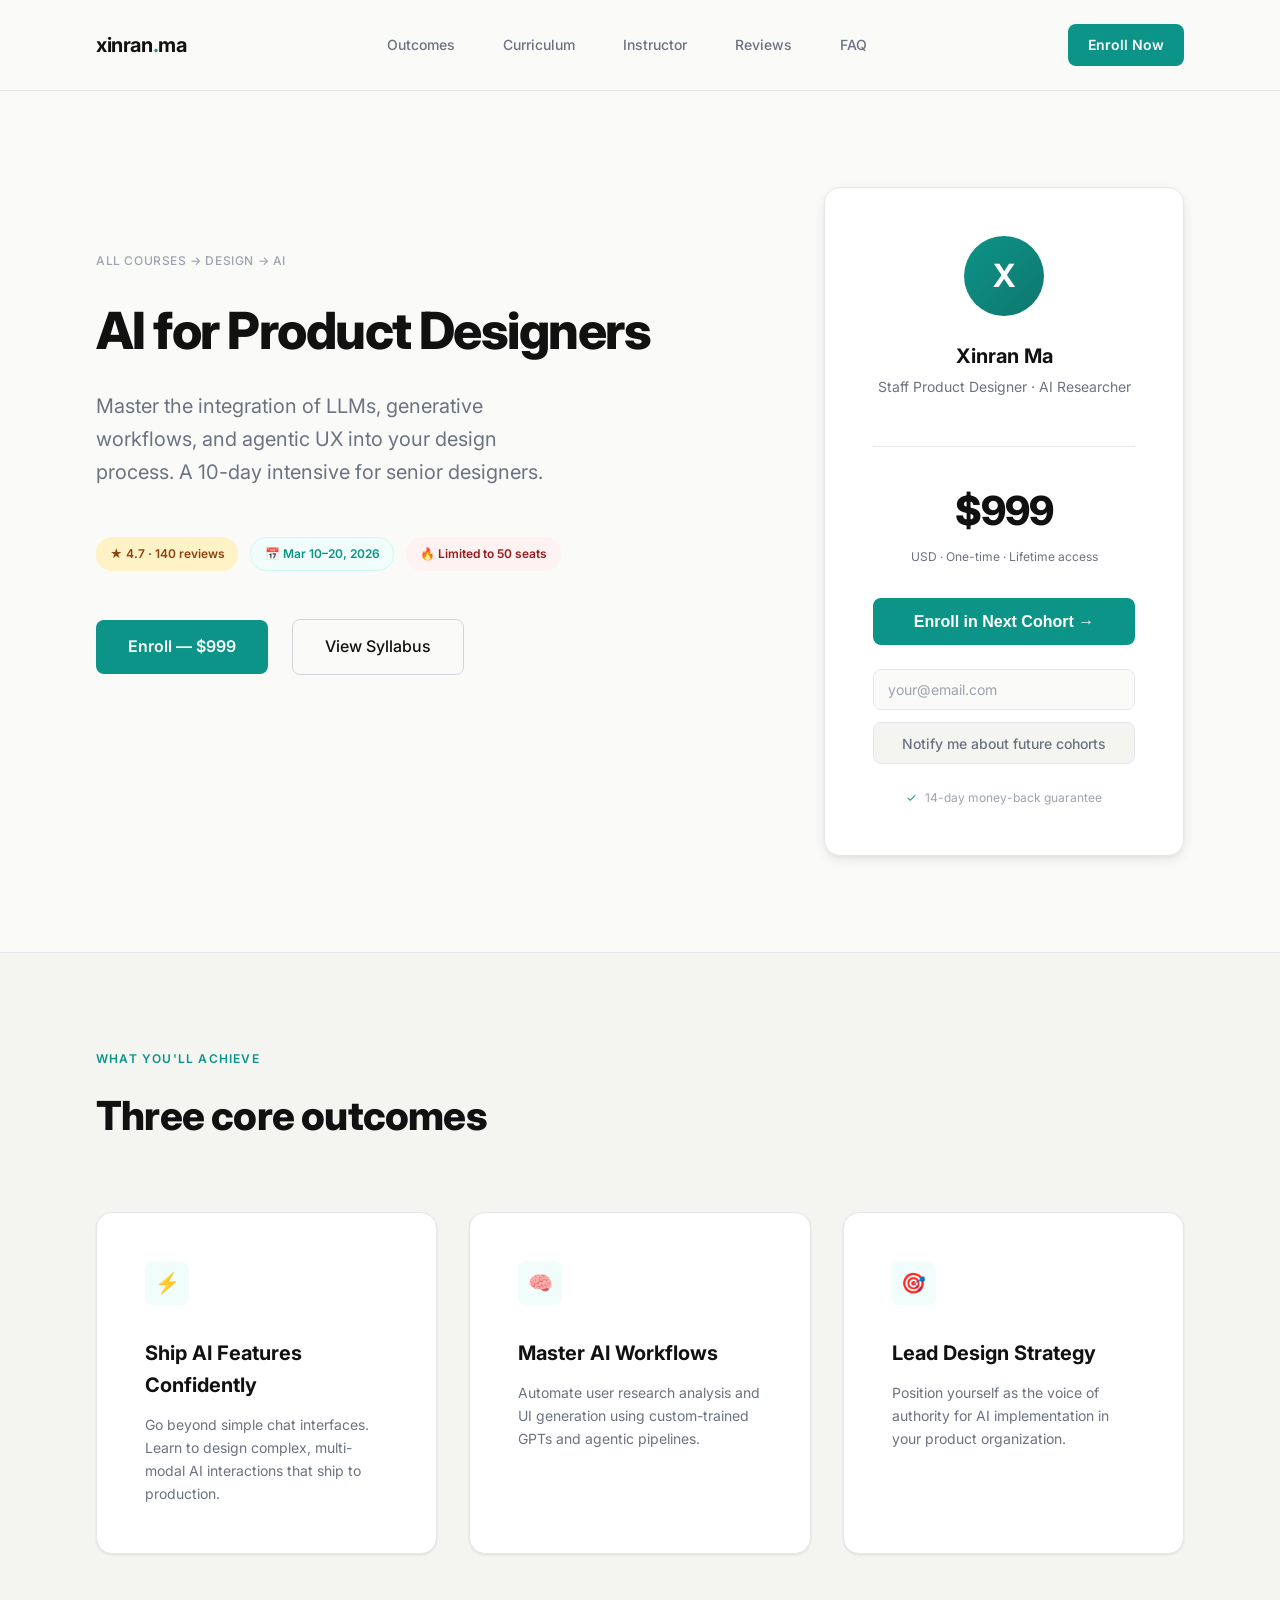
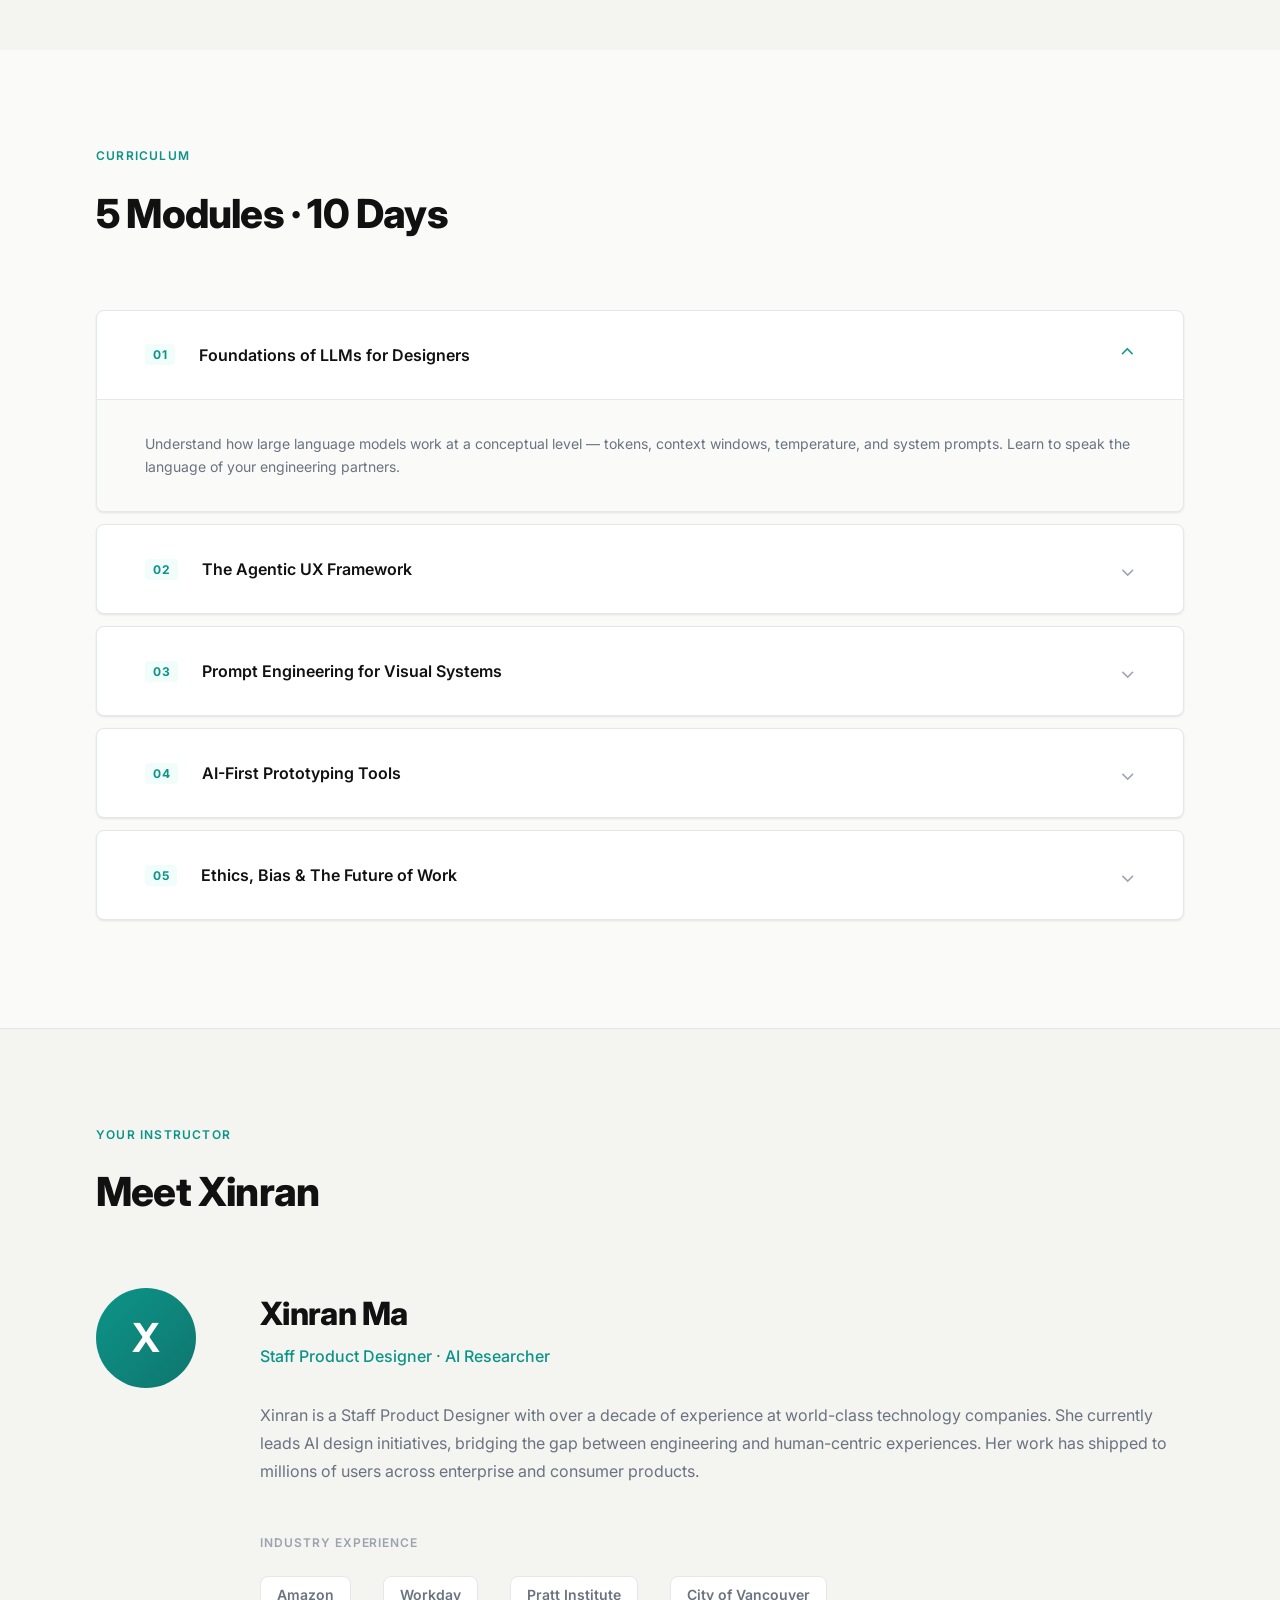
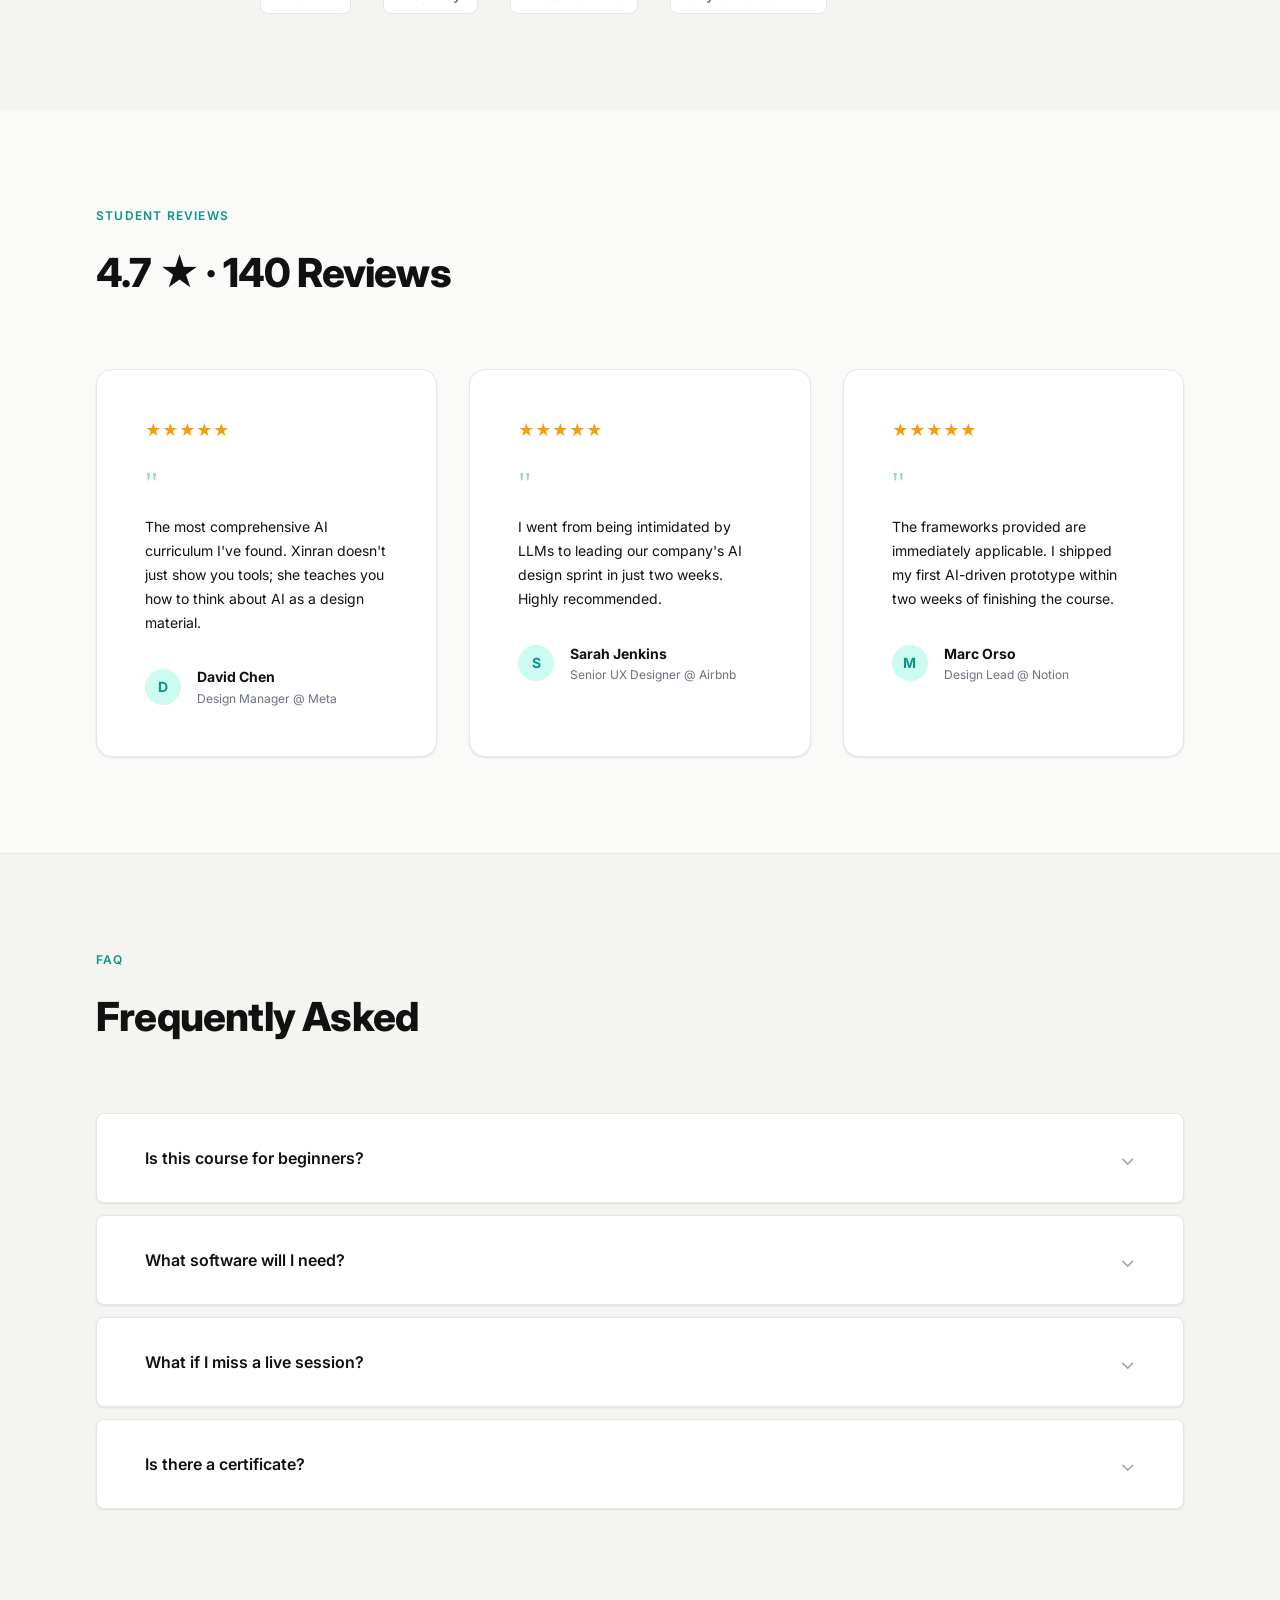
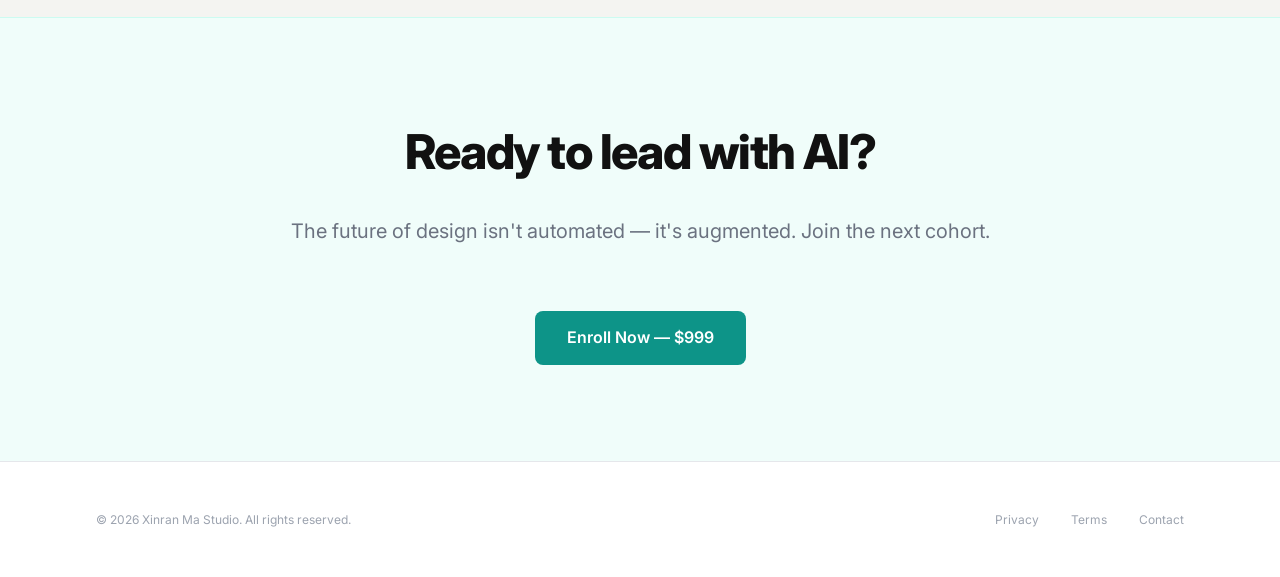
<file: src/examples/iterations/maven-course-page/variation-b.html>
<!DOCTYPE html>
<html lang="en">

<head>
    <meta charset="UTF-8">
    <meta name="viewport" content="width=device-width, initial-scale=1.0">
    <title>Variation B: Clean & Airy</title>
    <link rel="preconnect" href="https://fonts.googleapis.com">
    <link href="https://fonts.googleapis.com/css2?family=Inter:wght@300;400;500;600;700;800&display=swap"
        rel="stylesheet">
    <style>
        :root {
            --sds-size-space-200: 0.5rem;
            --sds-size-space-300: 0.75rem;
            --sds-size-space-400: 1rem;
            --sds-size-space-600: 1.5rem;
            --sds-size-space-800: 2rem;
            --sds-size-space-1200: 3rem;
            --sds-size-space-1600: 4rem;
            --sds-size-space-2400: 6rem;
            --sds-size-radius-100: 0.25rem;
            --sds-size-radius-200: 0.5rem;
            --sds-size-radius-400: 1rem;
            --sds-typography-scale-01: 0.75rem;
            --sds-typography-scale-02: 0.875rem;
            --sds-typography-scale-03: 1rem;
            --sds-typography-scale-04: 1.25rem;
            --sds-typography-scale-05: 1.5rem;
            --sds-typography-scale-06: 2rem;
            --sds-typography-scale-07: 2.5rem;
            --sds-typography-scale-08: 3rem;
            --sds-typography-scale-09: 4rem;
            --vb-bg: #fafaf8;
            --vb-bg-alt: #f4f4f1;
            --vb-surface: #ffffff;
            --vb-text: #111111;
            --vb-text-secondary: #6b7280;
            --vb-text-tertiary: #9ca3af;
            --vb-accent: #0d9488;
            --vb-accent-light: #f0fdfa;
            --vb-accent-mid: #ccfbf1;
            --vb-border: #e5e7eb;
            --vb-border-strong: #d1d5db;
            --vb-shadow-sm: 0 1px 3px rgba(0, 0, 0, 0.06), 0 1px 2px rgba(0, 0, 0, 0.04);
            --vb-shadow-md: 0 4px 12px rgba(0, 0, 0, 0.08), 0 2px 4px rgba(0, 0, 0, 0.04);
            --vb-shadow-lg: 0 10px 30px rgba(0, 0, 0, 0.1), 0 4px 8px rgba(0, 0, 0, 0.05);
        }

        *,
        *::before,
        *::after {
            box-sizing: border-box;
            margin: 0;
            padding: 0;
        }

        body {
            font-family: 'Inter', sans-serif;
            background: var(--vb-bg);
            color: var(--vb-text);
            line-height: 1.6;
        }

        /* NAV */
        .nav {
            display: flex;
            align-items: center;
            justify-content: space-between;
            padding: var(--sds-size-space-600) var(--sds-size-space-2400);
            border-bottom: 1px solid var(--vb-border);
            position: sticky;
            top: 0;
            background: rgba(250, 250, 248, 0.92);
            backdrop-filter: blur(12px);
            z-index: 100;
        }

        .nav-logo {
            font-size: var(--sds-typography-scale-04);
            font-weight: 700;
            color: var(--vb-text);
            letter-spacing: -0.02em;
        }

        .nav-logo span {
            color: var(--vb-accent);
        }

        .nav-links {
            display: flex;
            gap: var(--sds-size-space-1200);
        }

        .nav-links a {
            color: var(--vb-text-secondary);
            text-decoration: none;
            font-size: var(--sds-typography-scale-02);
            font-weight: 500;
            transition: color 0.2s;
        }

        .nav-links a:hover {
            color: var(--vb-text);
        }

        .nav-cta {
            background: var(--vb-accent);
            color: #fff;
            padding: 0.6rem 1.25rem;
            border-radius: var(--sds-size-radius-200);
            font-size: var(--sds-typography-scale-02);
            font-weight: 600;
            text-decoration: none;
            transition: background 0.2s;
        }

        .nav-cta:hover {
            background: #0f766e;
        }

        /* HERO */
        .hero {
            display: grid;
            grid-template-columns: 1fr 360px;
            gap: var(--sds-size-space-2400);
            align-items: start;
            padding: var(--sds-size-space-2400);
            background: var(--vb-bg);
        }

        .hero-content {
            padding-top: var(--sds-size-space-1600);
        }

        .hero-breadcrumb {
            font-size: var(--sds-typography-scale-01);
            color: var(--vb-text-tertiary);
            font-weight: 500;
            letter-spacing: 0.05em;
            text-transform: uppercase;
            margin-bottom: var(--sds-size-space-800);
        }

        .hero-title {
            font-size: clamp(2.2rem, 4vw, var(--sds-typography-scale-09));
            font-weight: 800;
            line-height: 1.1;
            letter-spacing: -0.03em;
            color: var(--vb-text);
            margin-bottom: var(--sds-size-space-800);
        }

        .hero-tagline {
            font-size: var(--sds-typography-scale-04);
            color: var(--vb-text-secondary);
            font-weight: 400;
            line-height: 1.65;
            margin-bottom: var(--sds-size-space-1200);
            max-width: 480px;
        }

        .hero-badges {
            display: flex;
            gap: var(--sds-size-space-300);
            flex-wrap: wrap;
            margin-bottom: var(--sds-size-space-1200);
        }

        .badge {
            display: inline-flex;
            align-items: center;
            gap: 0.35rem;
            padding: 0.4rem 0.85rem;
            border-radius: var(--sds-size-radius-400);
            font-size: var(--sds-typography-scale-01);
            font-weight: 600;
        }

        .badge-rating {
            background: #fef3c7;
            color: #92400e;
        }

        .badge-cohort {
            background: var(--vb-accent-light);
            color: var(--vb-accent);
            border: 1px solid var(--vb-accent-mid);
        }

        .badge-seats {
            background: #fef2f2;
            color: #991b1b;
        }

        .hero-actions {
            display: flex;
            gap: var(--sds-size-space-600);
            align-items: center;
        }

        .btn-primary {
            background: var(--vb-accent);
            color: #fff;
            padding: 0.9rem 2rem;
            border-radius: var(--sds-size-radius-200);
            font-size: var(--sds-typography-scale-03);
            font-weight: 600;
            text-decoration: none;
            transition: all 0.2s;
            display: inline-block;
        }

        .btn-primary:hover {
            background: #0f766e;
            transform: translateY(-1px);
            box-shadow: var(--vb-shadow-md);
        }

        .btn-outline {
            color: var(--vb-text);
            border: 1px solid var(--vb-border-strong);
            padding: 0.9rem 2rem;
            border-radius: var(--sds-size-radius-200);
            font-size: var(--sds-typography-scale-03);
            font-weight: 500;
            text-decoration: none;
            transition: all 0.2s;
            display: inline-block;
        }

        .btn-outline:hover {
            border-color: var(--vb-accent);
            color: var(--vb-accent);
        }

        /* INSTRUCTOR CARD */
        .instructor-card {
            background: var(--vb-surface);
            border: 1px solid var(--vb-border);
            border-radius: var(--sds-size-radius-400);
            padding: var(--sds-size-space-1200);
            box-shadow: var(--vb-shadow-md);
            position: sticky;
            top: 80px;
        }

        .instructor-avatar-lg {
            width: 80px;
            height: 80px;
            border-radius: 50%;
            background: linear-gradient(135deg, var(--vb-accent), #0f766e);
            display: flex;
            align-items: center;
            justify-content: center;
            font-size: var(--sds-typography-scale-06);
            font-weight: 700;
            color: #fff;
            margin: 0 auto var(--sds-size-space-600);
        }

        .instructor-card-name {
            font-size: var(--sds-typography-scale-04);
            font-weight: 700;
            text-align: center;
            margin-bottom: 0.25rem;
        }

        .instructor-card-title {
            font-size: var(--sds-typography-scale-02);
            color: var(--vb-text-secondary);
            text-align: center;
            margin-bottom: var(--sds-size-space-1200);
        }

        .divider {
            height: 1px;
            background: var(--vb-border);
            margin: var(--sds-size-space-800) 0;
        }

        .price-display {
            text-align: center;
            margin-bottom: var(--sds-size-space-800);
        }

        .price-amount {
            font-size: var(--sds-typography-scale-07);
            font-weight: 800;
            letter-spacing: -0.03em;
            color: var(--vb-text);
        }

        .price-note {
            font-size: var(--sds-typography-scale-01);
            color: var(--vb-text-secondary);
            margin-top: 0.25rem;
        }

        .enroll-btn {
            display: block;
            width: 100%;
            background: var(--vb-accent);
            color: #fff;
            padding: 0.9rem;
            border-radius: var(--sds-size-radius-200);
            font-size: var(--sds-typography-scale-03);
            font-weight: 600;
            text-align: center;
            text-decoration: none;
            margin-bottom: var(--sds-size-space-600);
            transition: all 0.2s;
            border: none;
            cursor: pointer;
        }

        .enroll-btn:hover {
            background: #0f766e;
        }

        .email-field {
            width: 100%;
            border: 1px solid var(--vb-border);
            border-radius: var(--sds-size-radius-200);
            padding: 0.7rem 0.9rem;
            font-size: var(--sds-typography-scale-02);
            font-family: inherit;
            color: var(--vb-text);
            background: var(--vb-bg);
            margin-bottom: var(--sds-size-space-300);
        }

        .email-field::placeholder {
            color: var(--vb-text-tertiary);
        }

        .email-sub-btn {
            display: block;
            width: 100%;
            background: var(--vb-bg-alt);
            color: var(--vb-text-secondary);
            padding: 0.7rem;
            border-radius: var(--sds-size-radius-200);
            font-size: var(--sds-typography-scale-02);
            font-weight: 500;
            text-align: center;
            border: 1px solid var(--vb-border);
            cursor: pointer;
            font-family: inherit;
            transition: all 0.2s;
        }

        .email-sub-btn:hover {
            border-color: var(--vb-accent);
            color: var(--vb-accent);
        }

        .guarantee-row {
            display: flex;
            align-items: center;
            justify-content: center;
            gap: var(--sds-size-space-200);
            margin-top: var(--sds-size-space-600);
            font-size: var(--sds-typography-scale-01);
            color: var(--vb-text-tertiary);
        }

        .guarantee-icon {
            color: var(--vb-accent);
        }

        /* OUTCOMES */
        .outcomes {
            padding: var(--sds-size-space-2400);
            background: var(--vb-bg-alt);
            border-top: 1px solid var(--vb-border);
        }

        .section-eyebrow {
            font-size: var(--sds-typography-scale-01);
            font-weight: 600;
            letter-spacing: 0.1em;
            text-transform: uppercase;
            color: var(--vb-accent);
            margin-bottom: var(--sds-size-space-400);
        }

        .section-title {
            font-size: var(--sds-typography-scale-07);
            font-weight: 800;
            letter-spacing: -0.02em;
            margin-bottom: var(--sds-size-space-1600);
        }

        .outcomes-grid {
            display: grid;
            grid-template-columns: repeat(3, 1fr);
            gap: var(--sds-size-space-800);
        }

        .outcome-card {
            background: var(--vb-surface);
            border: 1px solid var(--vb-border);
            border-radius: var(--sds-size-radius-400);
            padding: var(--sds-size-space-1200);
            box-shadow: var(--vb-shadow-sm);
            transition: all 0.2s;
        }

        .outcome-card:hover {
            box-shadow: var(--vb-shadow-md);
            transform: translateY(-2px);
        }

        .outcome-icon {
            width: 44px;
            height: 44px;
            background: var(--vb-accent-light);
            border-radius: var(--sds-size-radius-200);
            display: flex;
            align-items: center;
            justify-content: center;
            font-size: 1.25rem;
            margin-bottom: var(--sds-size-space-800);
        }

        .outcome-title {
            font-size: var(--sds-typography-scale-04);
            font-weight: 700;
            margin-bottom: var(--sds-size-space-300);
        }

        .outcome-desc {
            font-size: var(--sds-typography-scale-02);
            color: var(--vb-text-secondary);
            line-height: 1.65;
        }

        /* CURRICULUM */
        .curriculum {
            padding: var(--sds-size-space-2400);
        }

        .accordion-item {
            background: var(--vb-surface);
            border: 1px solid var(--vb-border);
            border-radius: var(--sds-size-radius-200);
            margin-bottom: var(--sds-size-space-300);
            overflow: hidden;
            box-shadow: var(--vb-shadow-sm);
            transition: box-shadow 0.2s;
        }

        .accordion-item:hover {
            box-shadow: var(--vb-shadow-md);
        }

        .accordion-trigger {
            display: flex;
            align-items: center;
            justify-content: space-between;
            padding: var(--sds-size-space-800) var(--sds-size-space-1200);
            cursor: pointer;
            background: transparent;
            width: 100%;
            border: none;
            color: var(--vb-text);
            font-family: inherit;
            text-align: left;
        }

        .accordion-num {
            font-size: var(--sds-typography-scale-01);
            font-weight: 700;
            color: var(--vb-accent);
            letter-spacing: 0.05em;
            margin-right: var(--sds-size-space-600);
            background: var(--vb-accent-light);
            padding: 0.2rem 0.5rem;
            border-radius: var(--sds-size-radius-100);
        }

        .accordion-title {
            font-size: var(--sds-typography-scale-03);
            font-weight: 600;
            flex: 1;
        }

        .accordion-chevron {
            color: var(--vb-text-tertiary);
            font-size: var(--sds-typography-scale-04);
            transition: transform 0.2s;
        }

        .accordion-item.open .accordion-chevron {
            transform: rotate(180deg);
            color: var(--vb-accent);
        }

        .accordion-body {
            display: none;
            padding: var(--sds-size-space-800) var(--sds-size-space-1200);
            background: var(--vb-bg);
            border-top: 1px solid var(--vb-border);
        }

        .accordion-item.open .accordion-body {
            display: block;
        }

        .accordion-body p {
            font-size: var(--sds-typography-scale-02);
            color: var(--vb-text-secondary);
            line-height: 1.7;
        }

        /* INSTRUCTOR */
        .instructor-section {
            padding: var(--sds-size-space-2400);
            background: var(--vb-bg-alt);
            border-top: 1px solid var(--vb-border);
        }

        .instructor-layout {
            display: grid;
            grid-template-columns: auto 1fr;
            gap: var(--sds-size-space-1600);
            align-items: start;
        }

        .instructor-avatar-xl {
            width: 100px;
            height: 100px;
            border-radius: 50%;
            background: linear-gradient(135deg, var(--vb-accent), #0f766e);
            display: flex;
            align-items: center;
            justify-content: center;
            font-size: var(--sds-typography-scale-07);
            font-weight: 700;
            color: #fff;
            flex-shrink: 0;
        }

        .instructor-name {
            font-size: var(--sds-typography-scale-06);
            font-weight: 800;
            letter-spacing: -0.02em;
            margin-bottom: 0.25rem;
        }

        .instructor-role {
            font-size: var(--sds-typography-scale-03);
            color: var(--vb-accent);
            font-weight: 500;
            margin-bottom: var(--sds-size-space-800);
        }

        .instructor-bio {
            font-size: var(--sds-typography-scale-03);
            color: var(--vb-text-secondary);
            line-height: 1.75;
            margin-bottom: var(--sds-size-space-1200);
        }

        .logos-label {
            font-size: var(--sds-typography-scale-01);
            font-weight: 600;
            letter-spacing: 0.08em;
            text-transform: uppercase;
            color: var(--vb-text-tertiary);
            margin-bottom: var(--sds-size-space-600);
        }

        .logos-row {
            display: flex;
            gap: var(--sds-size-space-800);
            align-items: center;
            flex-wrap: wrap;
        }

        .logo-chip {
            font-size: var(--sds-typography-scale-02);
            font-weight: 600;
            color: var(--vb-text-secondary);
            background: var(--vb-surface);
            border: 1px solid var(--vb-border);
            padding: 0.4rem 1rem;
            border-radius: var(--sds-size-radius-200);
        }

        /* REVIEWS */
        .reviews {
            padding: var(--sds-size-space-2400);
        }

        .reviews-grid {
            display: grid;
            grid-template-columns: repeat(3, 1fr);
            gap: var(--sds-size-space-800);
        }

        .review-card {
            background: var(--vb-surface);
            border: 1px solid var(--vb-border);
            border-radius: var(--sds-size-radius-400);
            padding: var(--sds-size-space-1200);
            box-shadow: var(--vb-shadow-sm);
        }

        .review-stars {
            color: #f59e0b;
            font-size: var(--sds-typography-scale-03);
            margin-bottom: var(--sds-size-space-600);
        }

        .review-quote-icon {
            font-size: 2rem;
            color: var(--vb-accent);
            opacity: 0.4;
            line-height: 1;
            margin-bottom: var(--sds-size-space-400);
            font-family: Georgia, serif;
        }

        .review-text {
            font-size: var(--sds-typography-scale-02);
            color: var(--vb-text);
            line-height: 1.7;
            margin-bottom: var(--sds-size-space-800);
        }

        .reviewer-info {
            display: flex;
            align-items: center;
            gap: var(--sds-size-space-400);
        }

        .reviewer-avatar {
            width: 36px;
            height: 36px;
            border-radius: 50%;
            background: var(--vb-accent-mid);
            display: flex;
            align-items: center;
            justify-content: center;
            font-size: var(--sds-typography-scale-02);
            font-weight: 700;
            color: var(--vb-accent);
            flex-shrink: 0;
        }

        .reviewer-name {
            font-size: var(--sds-typography-scale-02);
            font-weight: 700;
        }

        .reviewer-role {
            font-size: var(--sds-typography-scale-01);
            color: var(--vb-text-secondary);
        }

        /* FAQ */
        .faq {
            padding: var(--sds-size-space-2400);
            background: var(--vb-bg-alt);
            border-top: 1px solid var(--vb-border);
        }

        /* FOOTER CTA */
        .footer-cta {
            padding: var(--sds-size-space-2400);
            background: var(--vb-accent-light);
            border-top: 1px solid var(--vb-accent-mid);
            text-align: center;
        }

        .footer-cta-title {
            font-size: var(--sds-typography-scale-08);
            font-weight: 800;
            color: var(--vb-text);
            letter-spacing: -0.03em;
            margin-bottom: var(--sds-size-space-600);
        }

        .footer-cta-sub {
            font-size: var(--sds-typography-scale-04);
            color: var(--vb-text-secondary);
            margin-bottom: var(--sds-size-space-1600);
        }

        .footer {
            padding: var(--sds-size-space-1200) var(--sds-size-space-2400);
            background: var(--vb-surface);
            border-top: 1px solid var(--vb-border);
            display: flex;
            justify-content: space-between;
            align-items: center;
        }

        .footer-copy {
            font-size: var(--sds-typography-scale-01);
            color: var(--vb-text-tertiary);
        }

        .footer-links {
            display: flex;
            gap: var(--sds-size-space-800);
        }

        .footer-links a {
            font-size: var(--sds-typography-scale-01);
            color: var(--vb-text-tertiary);
            text-decoration: none;
        }

        .footer-links a:hover {
            color: var(--vb-accent);
        }
    </style>
</head>

<body>

    <nav class="nav">
        <div class="nav-logo">xinran<span>.</span>ma</div>
        <div class="nav-links">
            <a href="#outcomes">Outcomes</a>
            <a href="#curriculum">Curriculum</a>
            <a href="#instructor">Instructor</a>
            <a href="#reviews">Reviews</a>
            <a href="#faq">FAQ</a>
        </div>
        <a href="#enroll" class="nav-cta">Enroll Now</a>
    </nav>

    <section class="hero">
        <div class="hero-content">
            <div class="hero-breadcrumb">All Courses → Design → AI</div>
            <h1 class="hero-title">AI for Product Designers</h1>
            <p class="hero-tagline">Master the integration of LLMs, generative workflows, and agentic UX into your
                design process. A 10-day intensive for senior designers.</p>
            <div class="hero-badges">
                <span class="badge badge-rating">★ 4.7 · 140 reviews</span>
                <span class="badge badge-cohort">📅 Mar 10–20, 2026</span>
                <span class="badge badge-seats">🔥 Limited to 50 seats</span>
            </div>
            <div class="hero-actions">
                <a href="#enroll" class="btn-primary">Enroll — $999</a>
                <a href="#curriculum" class="btn-outline">View Syllabus</a>
            </div>
        </div>

        <div class="instructor-card" id="enroll">
            <div class="instructor-avatar-lg">X</div>
            <div class="instructor-card-name">Xinran Ma</div>
            <div class="instructor-card-title">Staff Product Designer · AI Researcher</div>
            <div class="divider"></div>
            <div class="price-display">
                <div class="price-amount">$999</div>
                <div class="price-note">USD · One-time · Lifetime access</div>
            </div>
            <button class="enroll-btn">Enroll in Next Cohort →</button>
            <input class="email-field" type="email" placeholder="your@email.com">
            <button class="email-sub-btn">Notify me about future cohorts</button>
            <div class="guarantee-row">
                <span class="guarantee-icon">✓</span>
                <span>14-day money-back guarantee</span>
            </div>
        </div>
    </section>

    <section class="outcomes" id="outcomes">
        <div class="section-eyebrow">What You'll Achieve</div>
        <h2 class="section-title">Three core outcomes</h2>
        <div class="outcomes-grid">
            <div class="outcome-card">
                <div class="outcome-icon">⚡</div>
                <div class="outcome-title">Ship AI Features Confidently</div>
                <p class="outcome-desc">Go beyond simple chat interfaces. Learn to design complex, multi-modal AI
                    interactions that ship to production.</p>
            </div>
            <div class="outcome-card">
                <div class="outcome-icon">🧠</div>
                <div class="outcome-title">Master AI Workflows</div>
                <p class="outcome-desc">Automate user research analysis and UI generation using custom-trained GPTs and
                    agentic pipelines.</p>
            </div>
            <div class="outcome-card">
                <div class="outcome-icon">🎯</div>
                <div class="outcome-title">Lead Design Strategy</div>
                <p class="outcome-desc">Position yourself as the voice of authority for AI implementation in your
                    product organization.</p>
            </div>
        </div>
    </section>

    <section class="curriculum" id="curriculum">
        <div class="section-eyebrow">Curriculum</div>
        <h2 class="section-title">5 Modules · 10 Days</h2>
        <div class="accordion-list">
            <div class="accordion-item open">
                <button class="accordion-trigger" onclick="toggleAccordion(this)">
                    <span class="accordion-num">01</span>
                    <span class="accordion-title">Foundations of LLMs for Designers</span>
                    <span class="accordion-chevron">⌄</span>
                </button>
                <div class="accordion-body">
                    <p>Understand how large language models work at a conceptual level — tokens, context windows,
                        temperature, and system prompts. Learn to speak the language of your engineering partners.</p>
                </div>
            </div>
            <div class="accordion-item">
                <button class="accordion-trigger" onclick="toggleAccordion(this)">
                    <span class="accordion-num">02</span>
                    <span class="accordion-title">The Agentic UX Framework</span>
                    <span class="accordion-chevron">⌄</span>
                </button>
                <div class="accordion-body">
                    <p>Design for AI agents that act autonomously on behalf of users. Learn the principles of trust,
                        transparency, and control that govern agentic interfaces.</p>
                </div>
            </div>
            <div class="accordion-item">
                <button class="accordion-trigger" onclick="toggleAccordion(this)">
                    <span class="accordion-num">03</span>
                    <span class="accordion-title">Prompt Engineering for Visual Systems</span>
                    <span class="accordion-chevron">⌄</span>
                </button>
                <div class="accordion-body">
                    <p>Build structured prompts that generate consistent UI components, design tokens, and visual
                        assets. Create prompt libraries your team can reuse.</p>
                </div>
            </div>
            <div class="accordion-item">
                <button class="accordion-trigger" onclick="toggleAccordion(this)">
                    <span class="accordion-num">04</span>
                    <span class="accordion-title">AI-First Prototyping Tools</span>
                    <span class="accordion-chevron">⌄</span>
                </button>
                <div class="accordion-body">
                    <p>Hands-on with v0, Cursor, Stitch, and custom GPT workflows. Build a working prototype from
                        scratch using AI-assisted design in under 2 hours.</p>
                </div>
            </div>
            <div class="accordion-item">
                <button class="accordion-trigger" onclick="toggleAccordion(this)">
                    <span class="accordion-num">05</span>
                    <span class="accordion-title">Ethics, Bias & The Future of Work</span>
                    <span class="accordion-chevron">⌄</span>
                </button>
                <div class="accordion-body">
                    <p>Navigate the ethical dimensions of AI design: bias in training data, accessibility implications,
                        and the evolving role of the designer in an AI-augmented product team.</p>
                </div>
            </div>
        </div>
    </section>

    <section class="instructor-section" id="instructor">
        <div class="section-eyebrow">Your Instructor</div>
        <h2 class="section-title">Meet Xinran</h2>
        <div class="instructor-layout">
            <div class="instructor-avatar-xl">X</div>
            <div>
                <div class="instructor-name">Xinran Ma</div>
                <div class="instructor-role">Staff Product Designer · AI Researcher</div>
                <p class="instructor-bio">Xinran is a Staff Product Designer with over a decade of experience at
                    world-class technology companies. She currently leads AI design initiatives, bridging the gap
                    between engineering and human-centric experiences. Her work has shipped to millions of users across
                    enterprise and consumer products.</p>
                <div class="logos-label">Industry Experience</div>
                <div class="logos-row">
                    <span class="logo-chip">Amazon</span>
                    <span class="logo-chip">Workday</span>
                    <span class="logo-chip">Pratt Institute</span>
                    <span class="logo-chip">City of Vancouver</span>
                </div>
            </div>
        </div>
    </section>

    <section class="reviews" id="reviews">
        <div class="section-eyebrow">Student Reviews</div>
        <h2 class="section-title">4.7 ★ · 140 Reviews</h2>
        <div class="reviews-grid">
            <div class="review-card">
                <div class="review-stars">★★★★★</div>
                <div class="review-quote-icon">"</div>
                <p class="review-text">The most comprehensive AI curriculum I've found. Xinran doesn't just show you
                    tools; she teaches you how to think about AI as a design material.</p>
                <div class="reviewer-info">
                    <div class="reviewer-avatar">D</div>
                    <div>
                        <div class="reviewer-name">David Chen</div>
                        <div class="reviewer-role">Design Manager @ Meta</div>
                    </div>
                </div>
            </div>
            <div class="review-card">
                <div class="review-stars">★★★★★</div>
                <div class="review-quote-icon">"</div>
                <p class="review-text">I went from being intimidated by LLMs to leading our company's AI design sprint
                    in just two weeks. Highly recommended.</p>
                <div class="reviewer-info">
                    <div class="reviewer-avatar">S</div>
                    <div>
                        <div class="reviewer-name">Sarah Jenkins</div>
                        <div class="reviewer-role">Senior UX Designer @ Airbnb</div>
                    </div>
                </div>
            </div>
            <div class="review-card">
                <div class="review-stars">★★★★★</div>
                <div class="review-quote-icon">"</div>
                <p class="review-text">The frameworks provided are immediately applicable. I shipped my first AI-driven
                    prototype within two weeks of finishing the course.</p>
                <div class="reviewer-info">
                    <div class="reviewer-avatar">M</div>
                    <div>
                        <div class="reviewer-name">Marc Orso</div>
                        <div class="reviewer-role">Design Lead @ Notion</div>
                    </div>
                </div>
            </div>
        </div>
    </section>

    <section class="faq" id="faq">
        <div class="section-eyebrow">FAQ</div>
        <h2 class="section-title">Frequently Asked</h2>
        <div class="accordion-list">
            <div class="accordion-item">
                <button class="accordion-trigger" onclick="toggleAccordion(this)">
                    <span class="accordion-title">Is this course for beginners?</span>
                    <span class="accordion-chevron">⌄</span>
                </button>
                <div class="accordion-body">
                    <p>No — this is an intermediate-to-advanced course. We assume at least 3 years of product design
                        experience and familiarity with Figma.</p>
                </div>
            </div>
            <div class="accordion-item">
                <button class="accordion-trigger" onclick="toggleAccordion(this)">
                    <span class="accordion-title">What software will I need?</span>
                    <span class="accordion-chevron">⌄</span>
                </button>
                <div class="accordion-body">
                    <p>Figma, a ChatGPT Plus subscription, and a Midjourney subscription for the duration of the course.
                        All other tools are free or have free tiers.</p>
                </div>
            </div>
            <div class="accordion-item">
                <button class="accordion-trigger" onclick="toggleAccordion(this)">
                    <span class="accordion-title">What if I miss a live session?</span>
                    <span class="accordion-chevron">⌄</span>
                </button>
                <div class="accordion-body">
                    <p>All sessions are recorded and uploaded within 2 hours. Recordings are available indefinitely.</p>
                </div>
            </div>
            <div class="accordion-item">
                <button class="accordion-trigger" onclick="toggleAccordion(this)">
                    <span class="accordion-title">Is there a certificate?</span>
                    <span class="accordion-chevron">⌄</span>
                </button>
                <div class="accordion-body">
                    <p>Yes — a verifiable Maven certificate upon completion, shareable directly to LinkedIn.</p>
                </div>
            </div>
        </div>
    </section>

    <section class="footer-cta">
        <h2 class="footer-cta-title">Ready to lead with AI?</h2>
        <p class="footer-cta-sub">The future of design isn't automated — it's augmented. Join the next cohort.</p>
        <a href="#enroll" class="btn-primary">Enroll Now — $999</a>
    </section>

    <footer class="footer">
        <div class="footer-copy">© 2026 Xinran Ma Studio. All rights reserved.</div>
        <div class="footer-links">
            <a href="#">Privacy</a>
            <a href="#">Terms</a>
            <a href="#">Contact</a>
        </div>
    </footer>

    <script>
        function toggleAccordion(trigger) {
            const item = trigger.closest('.accordion-item');
            item.classList.toggle('open');
        }
    </script>
</body>

</html>
</file>
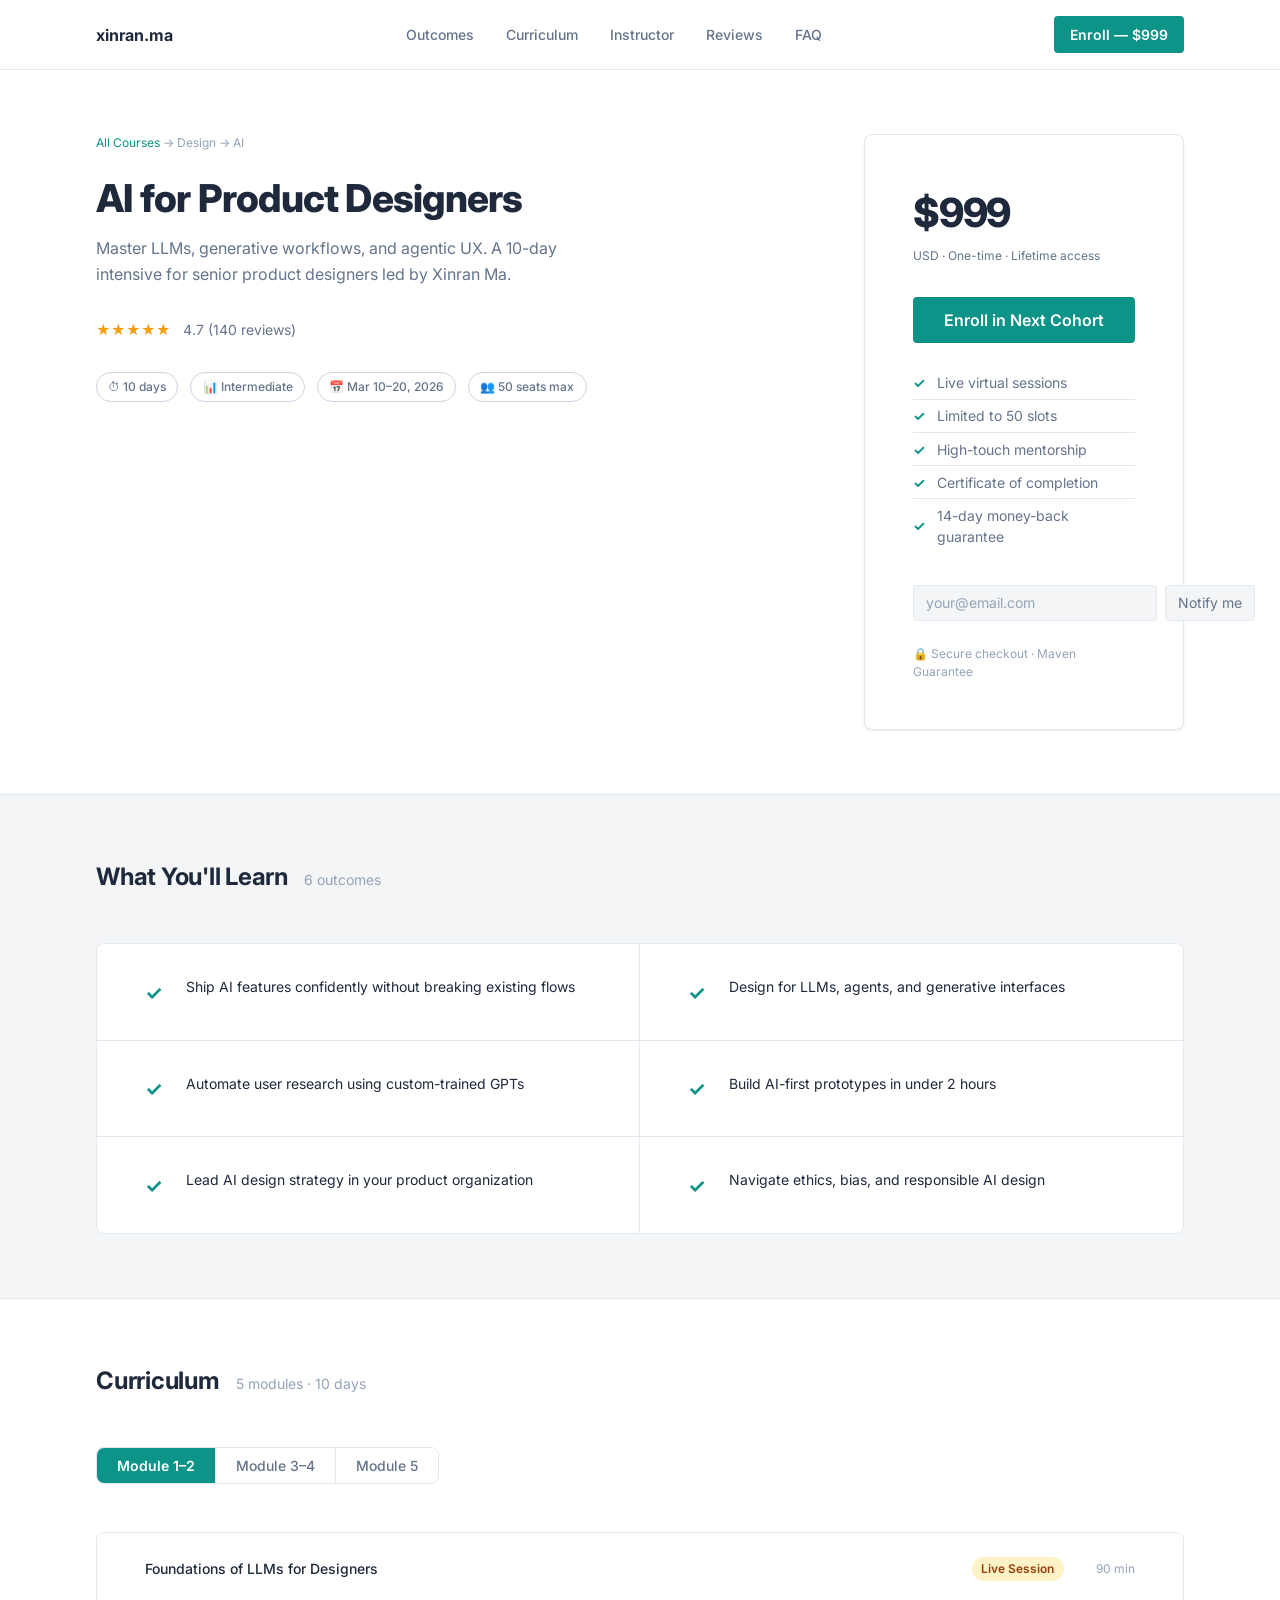
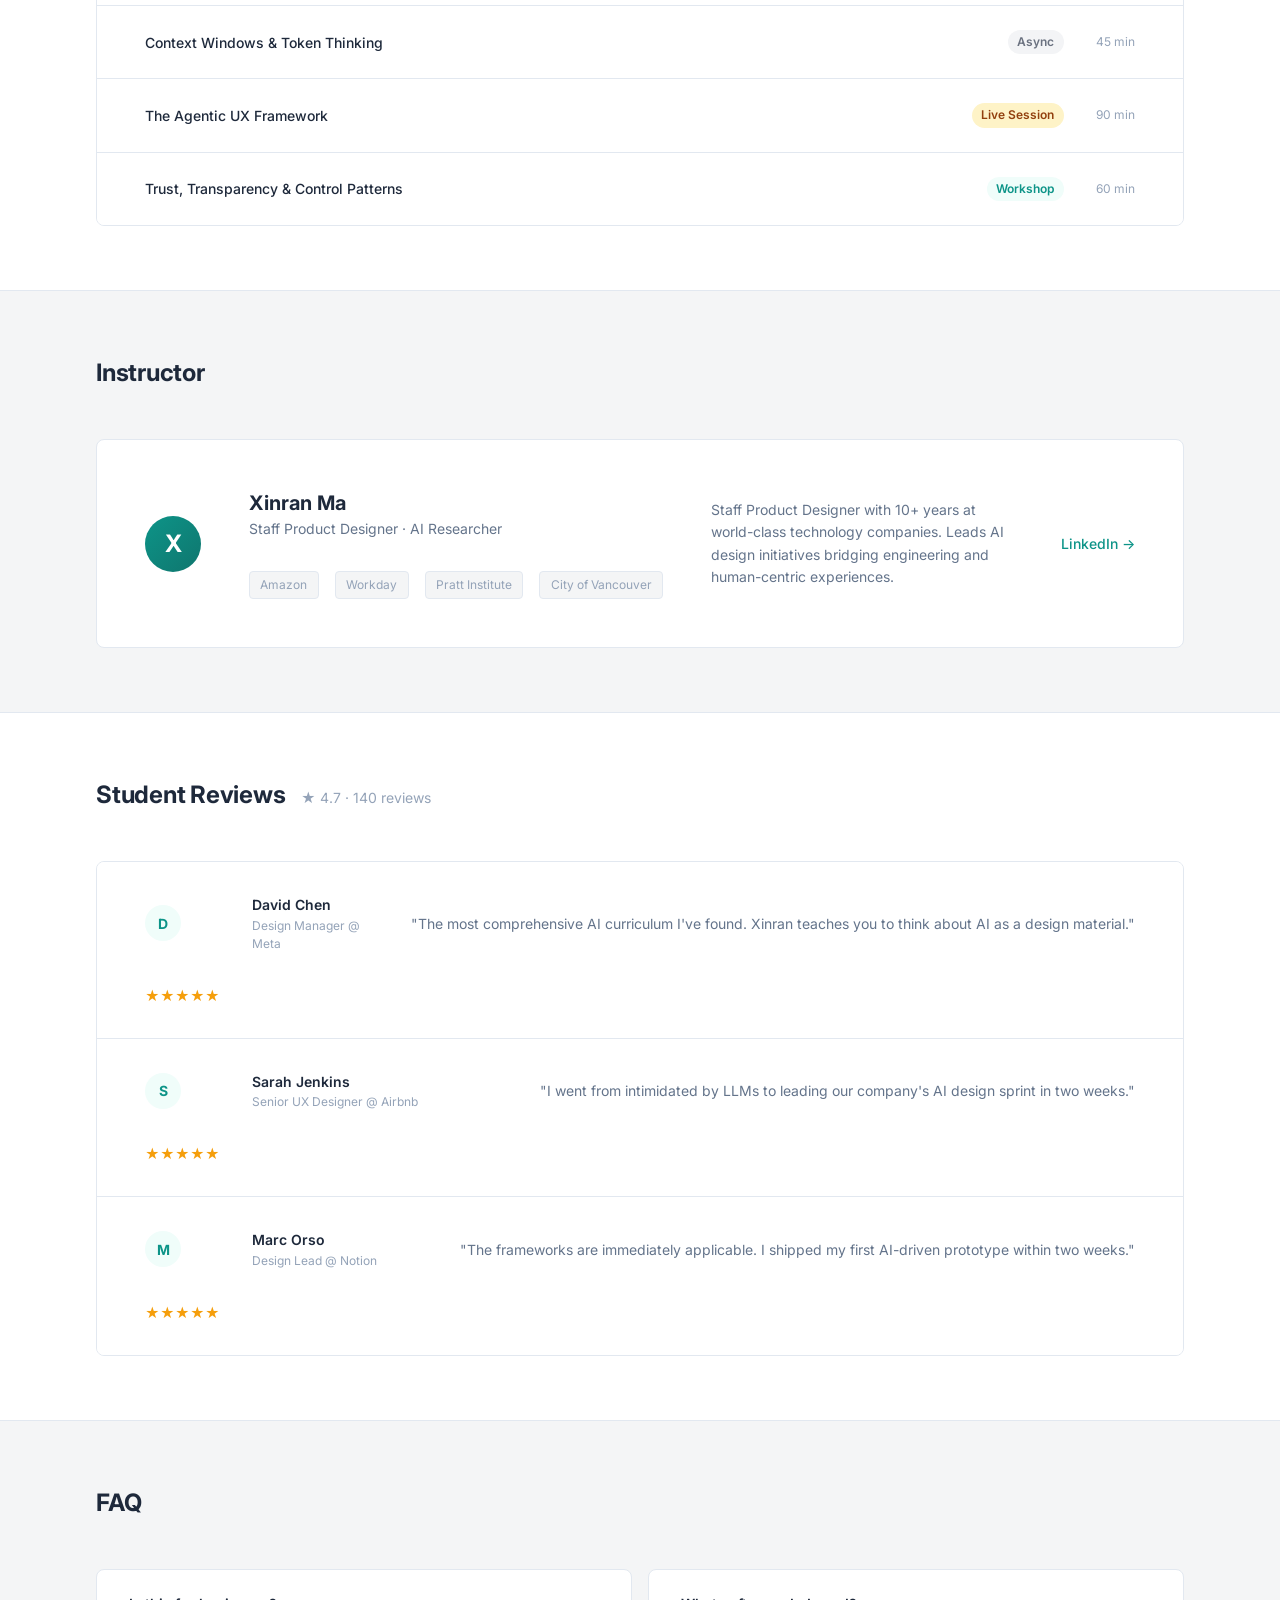
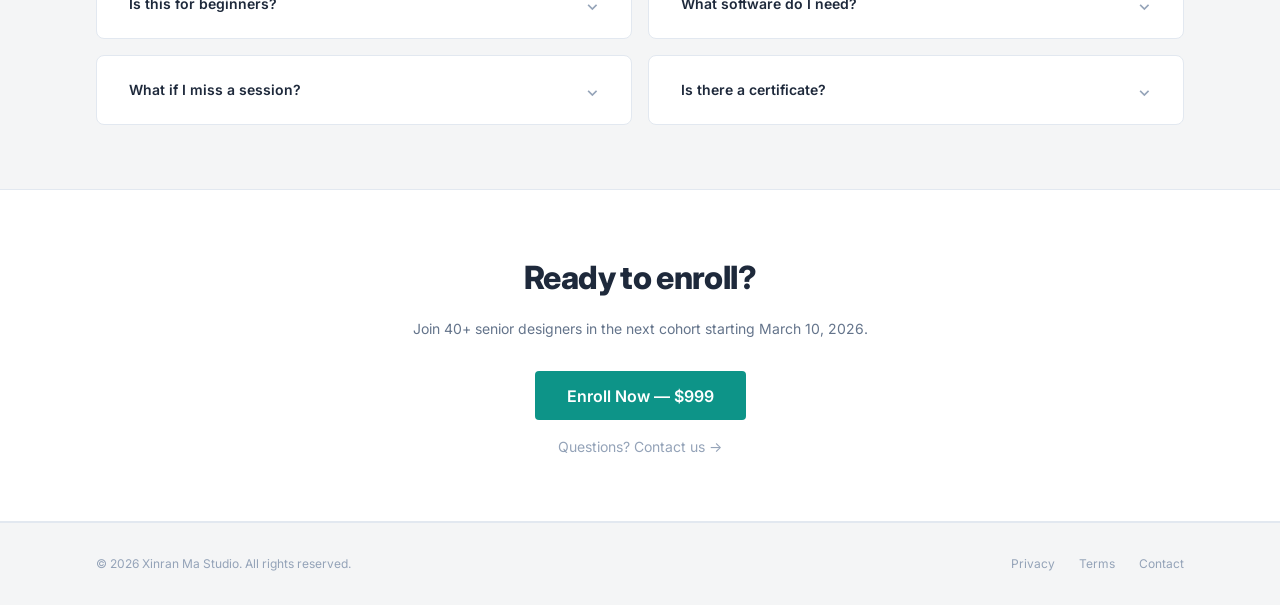
<file: src/examples/iterations/maven-course-page/variation-c.html>
<!DOCTYPE html>
<html lang="en">

<head>
    <meta charset="UTF-8">
    <meta name="viewport" content="width=device-width, initial-scale=1.0">
    <title>Variation C: Structured Pro</title>
    <link rel="preconnect" href="https://fonts.googleapis.com">
    <link href="https://fonts.googleapis.com/css2?family=Inter:wght@300;400;500;600;700;800&display=swap"
        rel="stylesheet">
    <style>
        :root {
            --sds-size-space-200: 0.5rem;
            --sds-size-space-300: 0.75rem;
            --sds-size-space-400: 1rem;
            --sds-size-space-600: 1.5rem;
            --sds-size-space-800: 2rem;
            --sds-size-space-1200: 3rem;
            --sds-size-space-1600: 4rem;
            --sds-size-space-2400: 6rem;
            --sds-size-radius-100: 0.25rem;
            --sds-size-radius-200: 0.5rem;
            --sds-size-radius-400: 1rem;
            --sds-typography-scale-01: 0.75rem;
            --sds-typography-scale-02: 0.875rem;
            --sds-typography-scale-03: 1rem;
            --sds-typography-scale-04: 1.25rem;
            --sds-typography-scale-05: 1.5rem;
            --sds-typography-scale-06: 2rem;
            --sds-typography-scale-07: 2.5rem;
            --sds-typography-scale-08: 3rem;
            --vc-bg: #f4f5f6;
            --vc-surface: #ffffff;
            --vc-surface-alt: #f9fafb;
            --vc-text: #1e293b;
            --vc-text-secondary: #64748b;
            --vc-text-tertiary: #94a3b8;
            --vc-accent: #0d9488;
            --vc-accent-light: #f0fdfa;
            --vc-accent-mid: #99f6e4;
            --vc-border: #e2e8f0;
            --vc-border-strong: #cbd5e1;
            --vc-shadow: 0 1px 3px rgba(0, 0, 0, 0.05), 0 1px 2px rgba(0, 0, 0, 0.03);
        }

        *,
        *::before,
        *::after {
            box-sizing: border-box;
            margin: 0;
            padding: 0;
        }

        body {
            font-family: 'Inter', sans-serif;
            background: var(--vc-bg);
            color: var(--vc-text);
            line-height: 1.5;
            font-size: var(--sds-typography-scale-02);
        }

        /* NAV */
        .nav {
            display: flex;
            align-items: center;
            justify-content: space-between;
            padding: var(--sds-size-space-400) var(--sds-size-space-2400);
            border-bottom: 1px solid var(--vc-border);
            background: var(--vc-surface);
            position: sticky;
            top: 0;
            z-index: 100;
        }

        .nav-logo {
            font-size: var(--sds-typography-scale-03);
            font-weight: 700;
            color: var(--vc-text);
        }

        .nav-links {
            display: flex;
            gap: var(--sds-size-space-800);
        }

        .nav-links a {
            color: var(--vc-text-secondary);
            text-decoration: none;
            font-size: var(--sds-typography-scale-02);
            font-weight: 500;
            transition: color 0.15s;
        }

        .nav-links a:hover {
            color: var(--vc-accent);
        }

        .nav-cta {
            background: var(--vc-accent);
            color: #fff;
            padding: 0.5rem 1rem;
            border-radius: var(--sds-size-radius-100);
            font-size: var(--sds-typography-scale-02);
            font-weight: 600;
            text-decoration: none;
        }

        .nav-cta:hover {
            background: #0f766e;
        }

        /* HERO */
        .hero {
            display: grid;
            grid-template-columns: 1fr 320px;
            gap: var(--sds-size-space-1600);
            padding: var(--sds-size-space-1600) var(--sds-size-space-2400);
            background: var(--vc-surface);
            border-bottom: 1px solid var(--vc-border);
        }

        .hero-breadcrumb {
            font-size: var(--sds-typography-scale-01);
            color: var(--vc-text-tertiary);
            margin-bottom: var(--sds-size-space-600);
        }

        .hero-breadcrumb a {
            color: var(--vc-accent);
            text-decoration: none;
        }

        .hero-title {
            font-size: clamp(1.75rem, 3vw, var(--sds-typography-scale-07));
            font-weight: 800;
            letter-spacing: -0.02em;
            line-height: 1.15;
            margin-bottom: var(--sds-size-space-400);
        }

        .hero-tagline {
            font-size: var(--sds-typography-scale-03);
            color: var(--vc-text-secondary);
            line-height: 1.6;
            margin-bottom: var(--sds-size-space-800);
            max-width: 480px;
        }

        .hero-rating {
            display: flex;
            align-items: center;
            gap: var(--sds-size-space-300);
            margin-bottom: var(--sds-size-space-800);
        }

        .stars {
            color: #f59e0b;
            font-size: var(--sds-typography-scale-02);
        }

        .rating-text {
            font-size: var(--sds-typography-scale-02);
            color: var(--vc-text-secondary);
        }

        .stat-pills {
            display: flex;
            gap: var(--sds-size-space-300);
            flex-wrap: wrap;
        }

        .stat-pill {
            display: inline-flex;
            align-items: center;
            gap: 0.3rem;
            padding: 0.3rem 0.7rem;
            border: 1px solid var(--vc-border-strong);
            border-radius: var(--sds-size-radius-400);
            font-size: var(--sds-typography-scale-01);
            font-weight: 500;
            color: var(--vc-text-secondary);
            background: var(--vc-surface);
        }

        /* ENROLL CARD */
        .enroll-card {
            background: var(--vc-surface);
            border: 1px solid var(--vc-border);
            border-radius: var(--sds-size-radius-200);
            padding: var(--sds-size-space-1200);
            box-shadow: var(--vc-shadow);
        }

        .enroll-price {
            font-size: var(--sds-typography-scale-07);
            font-weight: 800;
            letter-spacing: -0.03em;
            margin-bottom: 0.25rem;
        }

        .enroll-price-note {
            font-size: var(--sds-typography-scale-01);
            color: var(--vc-text-secondary);
            margin-bottom: var(--sds-size-space-800);
        }

        .enroll-btn {
            display: block;
            width: 100%;
            background: var(--vc-accent);
            color: #fff;
            padding: 0.8rem;
            border-radius: var(--sds-size-radius-100);
            font-size: var(--sds-typography-scale-03);
            font-weight: 600;
            text-align: center;
            text-decoration: none;
            margin-bottom: var(--sds-size-space-600);
            border: none;
            cursor: pointer;
            font-family: inherit;
        }

        .enroll-btn:hover {
            background: #0f766e;
        }

        .enroll-features {
            list-style: none;
            margin-bottom: var(--sds-size-space-800);
        }

        .enroll-features li {
            display: flex;
            align-items: center;
            gap: var(--sds-size-space-300);
            font-size: var(--sds-typography-scale-02);
            color: var(--vc-text-secondary);
            padding: 0.35rem 0;
            border-bottom: 1px solid var(--vc-border);
        }

        .enroll-features li:last-child {
            border-bottom: none;
        }

        .check {
            color: var(--vc-accent);
            font-weight: 700;
        }

        .email-row {
            display: flex;
            gap: var(--sds-size-space-200);
        }

        .email-input {
            flex: 1;
            border: 1px solid var(--vc-border);
            border-radius: var(--sds-size-radius-100);
            padding: 0.55rem 0.75rem;
            font-size: var(--sds-typography-scale-02);
            font-family: inherit;
            color: var(--vc-text);
            background: var(--vc-bg);
        }

        .email-input::placeholder {
            color: var(--vc-text-tertiary);
        }

        .email-btn {
            background: var(--vc-bg);
            border: 1px solid var(--vc-border);
            border-radius: var(--sds-size-radius-100);
            padding: 0.55rem 0.75rem;
            font-size: var(--sds-typography-scale-02);
            font-family: inherit;
            color: var(--vc-text-secondary);
            cursor: pointer;
            white-space: nowrap;
        }

        .guarantee-note {
            display: flex;
            align-items: center;
            gap: var(--sds-size-space-200);
            margin-top: var(--sds-size-space-600);
            font-size: var(--sds-typography-scale-01);
            color: var(--vc-text-tertiary);
        }

        /* OUTCOMES */
        .outcomes {
            padding: var(--sds-size-space-1600) var(--sds-size-space-2400);
            background: var(--vc-bg);
            border-bottom: 1px solid var(--vc-border);
        }

        .section-header {
            display: flex;
            align-items: baseline;
            gap: var(--sds-size-space-400);
            margin-bottom: var(--sds-size-space-1200);
        }

        .section-title {
            font-size: var(--sds-typography-scale-05);
            font-weight: 700;
            letter-spacing: -0.01em;
        }

        .section-count {
            font-size: var(--sds-typography-scale-02);
            color: var(--vc-text-tertiary);
        }

        .outcomes-list {
            display: grid;
            grid-template-columns: 1fr 1fr;
            gap: 0;
            border: 1px solid var(--vc-border);
            border-radius: var(--sds-size-radius-200);
            overflow: hidden;
            background: var(--vc-surface);
        }

        .outcome-row {
            display: flex;
            align-items: flex-start;
            gap: var(--sds-size-space-600);
            padding: var(--sds-size-space-800) var(--sds-size-space-1200);
            border-bottom: 1px solid var(--vc-border);
            border-right: 1px solid var(--vc-border);
        }

        .outcome-row:nth-child(even) {
            border-right: none;
        }

        .outcome-row:nth-last-child(-n+2) {
            border-bottom: none;
        }

        .outcome-check {
            color: var(--vc-accent);
            font-size: var(--sds-typography-scale-04);
            font-weight: 700;
            flex-shrink: 0;
            margin-top: 0.1rem;
        }

        .outcome-text {
            font-size: var(--sds-typography-scale-02);
            color: var(--vc-text);
            line-height: 1.5;
        }

        /* CURRICULUM */
        .curriculum {
            padding: var(--sds-size-space-1600) var(--sds-size-space-2400);
            background: var(--vc-surface);
            border-bottom: 1px solid var(--vc-border);
        }

        .tab-nav {
            display: flex;
            gap: 0;
            border: 1px solid var(--vc-border);
            border-radius: var(--sds-size-radius-200);
            overflow: hidden;
            margin-bottom: var(--sds-size-space-1200);
            width: fit-content;
        }

        .tab-btn {
            padding: 0.55rem 1.25rem;
            font-size: var(--sds-typography-scale-02);
            font-weight: 500;
            border: none;
            background: var(--vc-surface);
            color: var(--vc-text-secondary);
            cursor: pointer;
            font-family: inherit;
            border-right: 1px solid var(--vc-border);
            transition: all 0.15s;
        }

        .tab-btn:last-child {
            border-right: none;
        }

        .tab-btn.active {
            background: var(--vc-accent);
            color: #fff;
            font-weight: 600;
        }

        .tab-panel {
            display: none;
        }

        .tab-panel.active {
            display: block;
        }

        .lesson-table {
            width: 100%;
            border: 1px solid var(--vc-border);
            border-radius: var(--sds-size-radius-200);
            overflow: hidden;
        }

        .lesson-row {
            display: grid;
            grid-template-columns: 1fr auto auto;
            gap: var(--sds-size-space-800);
            align-items: center;
            padding: var(--sds-size-space-600) var(--sds-size-space-1200);
            border-bottom: 1px solid var(--vc-border);
            background: var(--vc-surface);
        }

        .lesson-row:last-child {
            border-bottom: none;
        }

        .lesson-row:hover {
            background: var(--vc-surface-alt);
        }

        .lesson-name {
            font-size: var(--sds-typography-scale-02);
            font-weight: 500;
            color: var(--vc-text);
        }

        .lesson-tag {
            font-size: var(--sds-typography-scale-01);
            font-weight: 600;
            padding: 0.2rem 0.6rem;
            border-radius: var(--sds-size-radius-400);
        }

        .tag-live {
            background: #fef3c7;
            color: #92400e;
        }

        .tag-workshop {
            background: var(--vc-accent-light);
            color: var(--vc-accent);
        }

        .tag-async {
            background: #f3f4f6;
            color: #6b7280;
        }

        .lesson-duration {
            font-size: var(--sds-typography-scale-01);
            color: var(--vc-text-tertiary);
            white-space: nowrap;
        }

        /* INSTRUCTOR */
        .instructor-section {
            padding: var(--sds-size-space-1600) var(--sds-size-space-2400);
            background: var(--vc-bg);
            border-bottom: 1px solid var(--vc-border);
        }

        .instructor-row {
            display: flex;
            align-items: center;
            gap: var(--sds-size-space-1200);
            background: var(--vc-surface);
            border: 1px solid var(--vc-border);
            border-radius: var(--sds-size-radius-200);
            padding: var(--sds-size-space-1200);
        }

        .instructor-avatar {
            width: 56px;
            height: 56px;
            border-radius: 50%;
            background: linear-gradient(135deg, var(--vc-accent), #0f766e);
            display: flex;
            align-items: center;
            justify-content: center;
            font-size: var(--sds-typography-scale-05);
            font-weight: 700;
            color: #fff;
            flex-shrink: 0;
        }

        .instructor-name {
            font-size: var(--sds-typography-scale-04);
            font-weight: 700;
        }

        .instructor-title {
            font-size: var(--sds-typography-scale-02);
            color: var(--vc-text-secondary);
        }

        .instructor-bio-short {
            font-size: var(--sds-typography-scale-02);
            color: var(--vc-text-secondary);
            line-height: 1.6;
            flex: 1;
        }

        .instructor-link {
            font-size: var(--sds-typography-scale-02);
            color: var(--vc-accent);
            text-decoration: none;
            font-weight: 500;
            white-space: nowrap;
        }

        .logos-mini {
            display: flex;
            gap: var(--sds-size-space-400);
            flex-wrap: wrap;
            margin-top: var(--sds-size-space-800);
        }

        .logo-mini {
            font-size: var(--sds-typography-scale-01);
            color: var(--vc-text-tertiary);
            background: var(--vc-bg);
            border: 1px solid var(--vc-border);
            padding: 0.25rem 0.65rem;
            border-radius: var(--sds-size-radius-100);
        }

        /* REVIEWS */
        .reviews {
            padding: var(--sds-size-space-1600) var(--sds-size-space-2400);
            background: var(--vc-surface);
            border-bottom: 1px solid var(--vc-border);
        }

        .review-list {
            display: flex;
            flex-direction: column;
            gap: 0;
            border: 1px solid var(--vc-border);
            border-radius: var(--sds-size-radius-200);
            overflow: hidden;
        }

        .review-row {
            display: grid;
            grid-template-columns: auto 1fr auto;
            gap: var(--sds-size-space-800);
            align-items: center;
            padding: var(--sds-size-space-800) var(--sds-size-space-1200);
            border-bottom: 1px solid var(--vc-border);
            background: var(--vc-surface);
        }

        .review-row:last-child {
            border-bottom: none;
        }

        .reviewer-avatar-sm {
            width: 36px;
            height: 36px;
            border-radius: 50%;
            background: var(--vc-accent-light);
            display: flex;
            align-items: center;
            justify-content: center;
            font-size: var(--sds-typography-scale-02);
            font-weight: 700;
            color: var(--vc-accent);
            flex-shrink: 0;
        }

        .reviewer-meta {
            display: flex;
            flex-direction: column;
            gap: 0.1rem;
        }

        .reviewer-name {
            font-size: var(--sds-typography-scale-02);
            font-weight: 600;
        }

        .reviewer-company {
            font-size: var(--sds-typography-scale-01);
            color: var(--vc-text-tertiary);
        }

        .review-quote {
            font-size: var(--sds-typography-scale-02);
            color: var(--vc-text-secondary);
            line-height: 1.5;
        }

        .review-stars-sm {
            color: #f59e0b;
            font-size: var(--sds-typography-scale-02);
            white-space: nowrap;
        }

        /* FAQ */
        .faq {
            padding: var(--sds-size-space-1600) var(--sds-size-space-2400);
            background: var(--vc-bg);
            border-bottom: 1px solid var(--vc-border);
        }

        .faq-grid {
            display: grid;
            grid-template-columns: 1fr 1fr;
            gap: var(--sds-size-space-400);
        }

        .accordion-item {
            background: var(--vc-surface);
            border: 1px solid var(--vc-border);
            border-radius: var(--sds-size-radius-200);
            overflow: hidden;
        }

        .accordion-trigger {
            display: flex;
            align-items: center;
            justify-content: space-between;
            padding: var(--sds-size-space-600) var(--sds-size-space-800);
            cursor: pointer;
            background: transparent;
            width: 100%;
            border: none;
            color: var(--vc-text);
            font-family: inherit;
            text-align: left;
            font-size: var(--sds-typography-scale-02);
            font-weight: 600;
        }

        .accordion-chevron {
            color: var(--vc-text-tertiary);
            font-size: var(--sds-typography-scale-03);
            transition: transform 0.2s;
            flex-shrink: 0;
        }

        .accordion-item.open .accordion-chevron {
            transform: rotate(180deg);
            color: var(--vc-accent);
        }

        .accordion-body {
            display: none;
            padding: var(--sds-size-space-600) var(--sds-size-space-800);
            background: var(--vc-bg);
            border-top: 1px solid var(--vc-border);
        }

        .accordion-item.open .accordion-body {
            display: block;
        }

        .accordion-body p {
            font-size: var(--sds-typography-scale-02);
            color: var(--vc-text-secondary);
            line-height: 1.65;
        }

        /* FOOTER */
        .footer-cta {
            padding: var(--sds-size-space-1600) var(--sds-size-space-2400);
            background: var(--vc-surface);
            text-align: center;
            border-bottom: 1px solid var(--vc-border);
        }

        .footer-cta-title {
            font-size: var(--sds-typography-scale-06);
            font-weight: 800;
            letter-spacing: -0.02em;
            margin-bottom: var(--sds-size-space-400);
        }

        .footer-cta-sub {
            font-size: var(--sds-typography-scale-02);
            color: var(--vc-text-secondary);
            margin-bottom: var(--sds-size-space-800);
        }

        .btn-accent {
            background: var(--vc-accent);
            color: #fff;
            padding: 0.8rem 2rem;
            border-radius: var(--sds-size-radius-100);
            font-size: var(--sds-typography-scale-03);
            font-weight: 600;
            text-decoration: none;
            display: inline-block;
        }

        .btn-accent:hover {
            background: #0f766e;
        }

        .footer-email-link {
            display: block;
            margin-top: var(--sds-size-space-400);
            font-size: var(--sds-typography-scale-02);
            color: var(--vc-text-tertiary);
            text-decoration: none;
        }

        .footer-email-link:hover {
            color: var(--vc-accent);
        }

        .footer {
            padding: var(--sds-size-space-800) var(--sds-size-space-2400);
            background: var(--vc-bg);
            border-top: 1px solid var(--vc-border);
            display: flex;
            justify-content: space-between;
            align-items: center;
        }

        .footer-copy {
            font-size: var(--sds-typography-scale-01);
            color: var(--vc-text-tertiary);
        }

        .footer-links {
            display: flex;
            gap: var(--sds-size-space-600);
        }

        .footer-links a {
            font-size: var(--sds-typography-scale-01);
            color: var(--vc-text-tertiary);
            text-decoration: none;
        }
    </style>
</head>

<body>

    <nav class="nav">
        <div class="nav-logo">xinran.ma</div>
        <div class="nav-links">
            <a href="#outcomes">Outcomes</a>
            <a href="#curriculum">Curriculum</a>
            <a href="#instructor">Instructor</a>
            <a href="#reviews">Reviews</a>
            <a href="#faq">FAQ</a>
        </div>
        <a href="#enroll" class="nav-cta">Enroll — $999</a>
    </nav>

    <section class="hero">
        <div class="hero-content">
            <div class="hero-breadcrumb"><a href="#">All Courses</a> → Design → AI</div>
            <h1 class="hero-title">AI for Product Designers</h1>
            <p class="hero-tagline">Master LLMs, generative workflows, and agentic UX. A 10-day intensive for senior
                product designers led by Xinran Ma.</p>
            <div class="hero-rating">
                <span class="stars">★★★★★</span>
                <span class="rating-text">4.7 (140 reviews)</span>
            </div>
            <div class="stat-pills">
                <span class="stat-pill">⏱ 10 days</span>
                <span class="stat-pill">📊 Intermediate</span>
                <span class="stat-pill">📅 Mar 10–20, 2026</span>
                <span class="stat-pill">👥 50 seats max</span>
            </div>
        </div>

        <div class="enroll-card" id="enroll">
            <div class="enroll-price">$999</div>
            <div class="enroll-price-note">USD · One-time · Lifetime access</div>
            <button class="enroll-btn">Enroll in Next Cohort</button>
            <ul class="enroll-features">
                <li><span class="check">✓</span> Live virtual sessions</li>
                <li><span class="check">✓</span> Limited to 50 slots</li>
                <li><span class="check">✓</span> High-touch mentorship</li>
                <li><span class="check">✓</span> Certificate of completion</li>
                <li><span class="check">✓</span> 14-day money-back guarantee</li>
            </ul>
            <div class="email-row">
                <input class="email-input" type="email" placeholder="your@email.com">
                <button class="email-btn">Notify me</button>
            </div>
            <div class="guarantee-note">🔒 Secure checkout · Maven Guarantee</div>
        </div>
    </section>

    <section class="outcomes" id="outcomes">
        <div class="section-header">
            <h2 class="section-title">What You'll Learn</h2>
            <span class="section-count">6 outcomes</span>
        </div>
        <div class="outcomes-list">
            <div class="outcome-row"><span class="outcome-check">✓</span><span class="outcome-text">Ship AI features
                    confidently without breaking existing flows</span></div>
            <div class="outcome-row"><span class="outcome-check">✓</span><span class="outcome-text">Design for LLMs,
                    agents, and generative interfaces</span></div>
            <div class="outcome-row"><span class="outcome-check">✓</span><span class="outcome-text">Automate user
                    research using custom-trained GPTs</span></div>
            <div class="outcome-row"><span class="outcome-check">✓</span><span class="outcome-text">Build AI-first
                    prototypes in under 2 hours</span></div>
            <div class="outcome-row"><span class="outcome-check">✓</span><span class="outcome-text">Lead AI design
                    strategy in your product organization</span></div>
            <div class="outcome-row"><span class="outcome-check">✓</span><span class="outcome-text">Navigate ethics,
                    bias, and responsible AI design</span></div>
        </div>
    </section>

    <section class="curriculum" id="curriculum">
        <div class="section-header">
            <h2 class="section-title">Curriculum</h2>
            <span class="section-count">5 modules · 10 days</span>
        </div>
        <div class="tab-nav">
            <button class="tab-btn active" onclick="switchTab(this, 'week1')">Module 1–2</button>
            <button class="tab-btn" onclick="switchTab(this, 'week2')">Module 3–4</button>
            <button class="tab-btn" onclick="switchTab(this, 'week3')">Module 5</button>
        </div>
        <div id="week1" class="tab-panel active">
            <div class="lesson-table">
                <div class="lesson-row"><span class="lesson-name">Foundations of LLMs for Designers</span><span
                        class="lesson-tag tag-live">Live Session</span><span class="lesson-duration">90 min</span></div>
                <div class="lesson-row"><span class="lesson-name">Context Windows & Token Thinking</span><span
                        class="lesson-tag tag-async">Async</span><span class="lesson-duration">45 min</span></div>
                <div class="lesson-row"><span class="lesson-name">The Agentic UX Framework</span><span
                        class="lesson-tag tag-live">Live Session</span><span class="lesson-duration">90 min</span></div>
                <div class="lesson-row"><span class="lesson-name">Trust, Transparency & Control Patterns</span><span
                        class="lesson-tag tag-workshop">Workshop</span><span class="lesson-duration">60 min</span></div>
            </div>
        </div>
        <div id="week2" class="tab-panel">
            <div class="lesson-table">
                <div class="lesson-row"><span class="lesson-name">Prompt Engineering for Visual Systems</span><span
                        class="lesson-tag tag-live">Live Session</span><span class="lesson-duration">90 min</span></div>
                <div class="lesson-row"><span class="lesson-name">Building Reusable Prompt Libraries</span><span
                        class="lesson-tag tag-workshop">Workshop</span><span class="lesson-duration">60 min</span></div>
                <div class="lesson-row"><span class="lesson-name">AI-First Prototyping: v0, Cursor & Stitch</span><span
                        class="lesson-tag tag-live">Live Session</span><span class="lesson-duration">90 min</span></div>
                <div class="lesson-row"><span class="lesson-name">Prototype Sprint: Build in 2 Hours</span><span
                        class="lesson-tag tag-workshop">Workshop</span><span class="lesson-duration">120 min</span>
                </div>
            </div>
        </div>
        <div id="week3" class="tab-panel">
            <div class="lesson-table">
                <div class="lesson-row"><span class="lesson-name">Ethics, Bias & Responsible AI Design</span><span
                        class="lesson-tag tag-live">Live Session</span><span class="lesson-duration">90 min</span></div>
                <div class="lesson-row"><span class="lesson-name">The Future of the Designer Role</span><span
                        class="lesson-tag tag-live">Live Session</span><span class="lesson-duration">60 min</span></div>
                <div class="lesson-row"><span class="lesson-name">Final Project Presentations</span><span
                        class="lesson-tag tag-workshop">Workshop</span><span class="lesson-duration">120 min</span>
                </div>
            </div>
        </div>
    </section>

    <section class="instructor-section" id="instructor">
        <div class="section-header">
            <h2 class="section-title">Instructor</h2>
        </div>
        <div class="instructor-row">
            <div class="instructor-avatar">X</div>
            <div>
                <div class="instructor-name">Xinran Ma</div>
                <div class="instructor-title">Staff Product Designer · AI Researcher</div>
                <div class="logos-mini">
                    <span class="logo-mini">Amazon</span>
                    <span class="logo-mini">Workday</span>
                    <span class="logo-mini">Pratt Institute</span>
                    <span class="logo-mini">City of Vancouver</span>
                </div>
            </div>
            <p class="instructor-bio-short">Staff Product Designer with 10+ years at world-class technology companies.
                Leads AI design initiatives bridging engineering and human-centric experiences.</p>
            <a href="#" class="instructor-link">LinkedIn →</a>
        </div>
    </section>

    <section class="reviews" id="reviews">
        <div class="section-header">
            <h2 class="section-title">Student Reviews</h2>
            <span class="section-count">★ 4.7 · 140 reviews</span>
        </div>
        <div class="review-list">
            <div class="review-row">
                <div class="reviewer-avatar-sm">D</div>
                <div class="reviewer-meta">
                    <div class="reviewer-name">David Chen</div>
                    <div class="reviewer-company">Design Manager @ Meta</div>
                </div>
                <p class="review-quote">"The most comprehensive AI curriculum I've found. Xinran teaches you to think
                    about AI as a design material."</p>
                <div class="review-stars-sm">★★★★★</div>
            </div>
            <div class="review-row">
                <div class="reviewer-avatar-sm">S</div>
                <div class="reviewer-meta">
                    <div class="reviewer-name">Sarah Jenkins</div>
                    <div class="reviewer-company">Senior UX Designer @ Airbnb</div>
                </div>
                <p class="review-quote">"I went from intimidated by LLMs to leading our company's AI design sprint in
                    two weeks."</p>
                <div class="review-stars-sm">★★★★★</div>
            </div>
            <div class="review-row">
                <div class="reviewer-avatar-sm">M</div>
                <div class="reviewer-meta">
                    <div class="reviewer-name">Marc Orso</div>
                    <div class="reviewer-company">Design Lead @ Notion</div>
                </div>
                <p class="review-quote">"The frameworks are immediately applicable. I shipped my first AI-driven
                    prototype within two weeks."</p>
                <div class="review-stars-sm">★★★★★</div>
            </div>
        </div>
    </section>

    <section class="faq" id="faq">
        <div class="section-header">
            <h2 class="section-title">FAQ</h2>
        </div>
        <div class="faq-grid">
            <div class="accordion-item">
                <button class="accordion-trigger" onclick="toggleAccordion(this)">Is this for beginners?<span
                        class="accordion-chevron">⌄</span></button>
                <div class="accordion-body">
                    <p>No — intermediate-to-advanced. Assumes 3+ years of product design experience and Figma
                        familiarity.</p>
                </div>
            </div>
            <div class="accordion-item">
                <button class="accordion-trigger" onclick="toggleAccordion(this)">What software do I need?<span
                        class="accordion-chevron">⌄</span></button>
                <div class="accordion-body">
                    <p>Figma, ChatGPT Plus, and Midjourney. All other tools are free or have free tiers.</p>
                </div>
            </div>
            <div class="accordion-item">
                <button class="accordion-trigger" onclick="toggleAccordion(this)">What if I miss a session?<span
                        class="accordion-chevron">⌄</span></button>
                <div class="accordion-body">
                    <p>All sessions are recorded and uploaded within 2 hours. Recordings available indefinitely.</p>
                </div>
            </div>
            <div class="accordion-item">
                <button class="accordion-trigger" onclick="toggleAccordion(this)">Is there a certificate?<span
                        class="accordion-chevron">⌄</span></button>
                <div class="accordion-body">
                    <p>Yes — a verifiable Maven certificate upon completion, shareable to LinkedIn.</p>
                </div>
            </div>
        </div>
    </section>

    <section class="footer-cta">
        <h2 class="footer-cta-title">Ready to enroll?</h2>
        <p class="footer-cta-sub">Join 40+ senior designers in the next cohort starting March 10, 2026.</p>
        <a href="#enroll" class="btn-accent">Enroll Now — $999</a>
        <a href="mailto:hello@xinranma.com" class="footer-email-link">Questions? Contact us →</a>
    </section>

    <footer class="footer">
        <div class="footer-copy">© 2026 Xinran Ma Studio. All rights reserved.</div>
        <div class="footer-links">
            <a href="#">Privacy</a>
            <a href="#">Terms</a>
            <a href="#">Contact</a>
        </div>
    </footer>

    <script>
        function toggleAccordion(trigger) {
            const item = trigger.closest('.accordion-item');
            item.classList.toggle('open');
        }
        function switchTab(btn, panelId) {
            document.querySelectorAll('.tab-btn').forEach(b => b.classList.remove('active'));
            document.querySelectorAll('.tab-panel').forEach(p => p.classList.remove('active'));
            btn.classList.add('active');
            document.getElementById(panelId).classList.add('active');
        }
    </script>
</body>

</html>
</file>
<file: assets/index-BdnuvdAo.css>
.accordion{display:flex;flex-direction:column;gap:var(--sds-size-space-400);width:100%}.accordion-item{--border-radius: var(--sds-size-radius-200);background:var(--sds-color-background-default-secondary);box-shadow:inset 0 0 0 var(--sds-size-stroke-border) var(--sds-color-border-default-default);border-radius:var(--border-radius);color:var(--sds-color-text-default-default);display:flex;flex-direction:column;line-height:var(--global-line-height-body);width:100%}.accordion-item:has(.accordion-item-title>button[data-hovered]){background:var(--sds-color-background-default-secondary-hover)}.accordion-item:has(.accordion-item-title>button[data-focus-visible]){outline:none;position:relative;--offset: calc(var(--sds-size-stroke-border) * 2)}.accordion-item:has(.accordion-item-title>button[data-focus-visible]):before{content:"";border-radius:calc(var(--border-radius) + var(--offset));bottom:calc(-1 * var(--offset));box-shadow:0 0 0 var(--global-focus-ring-size) var(--global-focus-ring-color);left:calc(-1 * var(--offset));position:absolute;right:calc(-1 * var(--offset));top:calc(-1 * var(--offset))}.accordion-item .accordion-item-title>button{align-items:center;color:var(--sds-color-text-default-default);cursor:pointer;display:flex;justify-content:space-between;padding:var(--sds-size-space-400);width:100%}.accordion-item .accordion-item-title,.accordion-item .accordion-item-title>button{font:var(--sds-font-body-strong)}.accordion-item .accordion-item-indicator{--icon-fill: var(--sds-color-icon-default-default)}.accordion-item .accordion-item-content{max-height:0;overflow-y:hidden}.accordion-item[data-expanded]{background:var(--sds-color-background-default-default)}.accordion-item[data-expanded]>.accordion-item-title>button{padding-bottom:var(--sds-size-space-200)}.accordion-item[data-expanded]>.accordion-item-title>button>.accordion-item-indicator{transform:scaleY(-1) translateY(2px)}.accordion-item[data-expanded]:has(.accordion-item-title>button[data-hovered]){background:var(--sds-color-background-default-default-hover)}.accordion-item[data-expanded]>.accordion-item-content{margin-left:auto;margin-right:auto;max-height:initial;padding-bottom:var(--sds-size-space-400);width:calc(100% - var(--sds-size-space-400) * 2)}.avatar-button{border-radius:var(--avatar-border-radius);cursor:pointer;height:var(--avatar-diameter);width:var(--avatar-diameter)}.avatar-button:focus-visible{outline:none;--offset: calc(var(--sds-size-stroke-border) * 2)}.avatar-button:focus-visible:before{content:"";border-radius:calc(var(--avatar-border-radius) + var(--offset));bottom:calc(-1 * var(--offset));box-shadow:0 0 0 var(--global-focus-ring-size) var(--global-focus-ring-color);left:calc(-1 * var(--offset));position:absolute;right:calc(-1 * var(--offset));top:calc(-1 * var(--offset))}.avatar{border-radius:var(--avatar-border-radius);position:relative;height:var(--avatar-diameter);width:var(--avatar-diameter)}.avatar>img,.avatar>svg{border-radius:var(--avatar-border-radius);height:auto;width:100%;position:absolute;top:0;left:0}.avatar>svg{background:var(--sds-color-background-brand-default)}.avatar>svg>text{fill:var(--sds-color-text-brand-on-brand);font-size:var(--sds-typography-scale-07)}.avatar-block{align-items:start;color:var(--sds-color-text-default-secondary);display:grid;grid-template-areas:"avatar title";grid-template-columns:auto 1fr;column-gap:var(--sds-size-space-200);row-gap:var(--sds-size-space-050)}.avatar-block:has(>.text-body-base){grid-template-areas:"avatar title" "avatar description"}.avatar-block>.avatar{grid-area:avatar}.avatar-block>.text-body-strong{grid-area:title}.avatar-block>.text-body-base{grid-area:description}.avatar-shape-circle{--avatar-border-radius: var(--sds-size-radius-full)}.avatar-shape-square{--avatar-border-radius: var(--sds-size-radius-200)}.avatar-size-small{--avatar-diameter: var(--sds-size-icon-small)}.avatar-size-medium{--avatar-diameter: var(--sds-size-icon-medium)}.avatar-size-large{--avatar-diameter: var(--sds-size-icon-large)}.avatar-group{align-items:center;display:flex;gap:var(--sds-size-space-300)}.avatar-group>.avatar+.avatar{margin-left:calc(var(--sds-size-space-300) * -1 + var(--avatar-group-gap))}.avatar-group>.avatar-group-overflow{align-items:center;background:var(--sds-color-background-default-secondary);border-radius:var(--sds-size-radius-200);color:var(--sds-color-text-default-secondary);display:flex;justify-content:center;font:var(--sds-font-body-small);font-weight:var(--sds-typography-body-weight-strong);height:var(--sds-typography-scale-05);width:var(--sds-typography-scale-05)}.avatar-group.avatar-group-spacing-100{--avatar-group-gap: var(--sds-size-space-100)}.avatar-group.avatar-group-spacing-200{--avatar-group-gap: var(--sds-size-space-200)}.avatar-group.avatar-group-spacing-300{--avatar-group-gap: var(--sds-size-space-300)}.avatar-group.avatar-group-spacing-negative-100>.avatar,.avatar-group.avatar-group-spacing-negative-200>.avatar,.avatar-group.avatar-group-spacing-negative-300>.avatar{box-shadow:var(--sds-effects-shadows-drop-shadow-200)}.avatar-group.avatar-group-spacing-negative-100{--avatar-group-gap: var(--sds-size-space-negative-100)}.avatar-group.avatar-group-spacing-negative-200{--avatar-group-gap: var(--sds-size-space-negative-200)}.avatar-group.avatar-group-spacing-negative-300{--avatar-group-gap: var(--sds-size-space-negative-300)}.button{--border-radius: var(--sds-size-radius-200);align-items:center;box-shadow:inset 0 0 0 var(--sds-size-stroke-border) var(--button-border-color);border-radius:var(--border-radius);background:var(--button-background-color);color:var(--button-color);cursor:pointer;display:inline-flex;font:var(--button-font);gap:var(--sds-size-space-200);justify-content:center;line-height:1;padding:var(--button-padding-y) var(--button-padding-x);position:relative;white-space:nowrap}.button>.icon{--icon-color: var(--button-color)}.button-size-small{--button-font: var(--sds-font-body-small);--button-padding-x: var(--sds-size-space-200);--button-padding-y: var(--sds-size-space-200)}.button-size-small>.icon{--icon-diameter: var(--sds-typography-scale-02)}.button-size-medium{--button-font: var(--sds-font-body-base);--button-padding-x: var(--sds-size-space-300);--button-padding-y: var(--sds-size-space-300)}.button-size-medium>.icon{--icon-diameter: var(--sds-typography-scale-03)}.button[data-focus-visible]{outline:none;--offset: calc(var(--sds-size-stroke-border) * 2)}.button[data-focus-visible]:before{content:"";border-radius:calc(var(--border-radius) + var(--offset));bottom:calc(-1 * var(--offset));box-shadow:0 0 0 var(--global-focus-ring-size) var(--global-focus-ring-color);left:calc(-1 * var(--offset));position:absolute;right:calc(-1 * var(--offset));top:calc(-1 * var(--offset))}.button-variant-primary{--button-background-color: var(--sds-color-background-brand-default);--button-border-color: var(--sds-color-border-brand-default);--button-color: var(--sds-color-text-brand-on-brand)}.button-variant-primary[data-hovered]:not([data-disabled]){--button-background-color: var(--sds-color-background-brand-hover);--button-border-color: var(--sds-color-border-brand-default)}.button-variant-neutral{--button-background-color: var(--sds-color-background-default-secondary);--button-border-color: var(--sds-color-border-default-default);--button-color: var(--sds-color-text-default-default)}.button-variant-neutral[data-hovered]:not([data-disabled]){--button-background-color: var( --sds-color-background-default-secondary-hover )}.button-variant-subtle{--button-background-color: transparent;--button-border-color: transparent;--button-color: var(--sds-color-text-brand-default)}.button-variant-subtle[data-hovered]:not([data-disabled]){--button-background-color: var( --sds-color-background-default-default-hover )}.button-variant-danger-primary{--button-background-color: var(--sds-color-background-danger-default);--button-border-color: var(--sds-color-border-danger-secondary);--button-color: var(--sds-color-text-danger-on-danger)}.button-variant-danger-primary[data-hovered]:not([data-disabled]){--button-background-color: var(--sds-color-background-danger-hover);--button-border-color: var(--sds-color-border-danger-default)}.button-variant-danger-subtle{--button-background-color: transparent;--button-border-color: transparent;--button-color: var(--sds-color-text-danger-default)}.button-variant-danger-subtle[data-hovered]:not([data-disabled]){--button-background-color: var( --sds-color-background-danger-tertiary-hover )}.button[data-disabled]{cursor:default;pointer-events:none;--button-background-color: var(--sds-color-background-disabled-default);--button-border-color: var(--sds-color-border-disabled-default);--button-color: var(--sds-color-text-disabled-default)}.button-group{align-items:center;display:flex;gap:var(--sds-size-space-300)}.button-group.button-group-align-start{justify-content:flex-start}.button-group.button-group-align-center{justify-content:center}.button-group.button-group-align-end{justify-content:flex-end}.button-group.button-group-align-justify>.button{flex:1}.button-group.button-group-align-stack{flex-direction:column}.button-group.button-group-align-stack>.button{width:100%}.checkbox{--checkbox-background: var(--sds-color-background-default-default);--checkbox-border: var(--sds-color-border-default-default);--checkbox-icon: var(--sds-color-icon-brand-on-brand);--checkbox-border-radius: var(--sds-size-radius-100);align-items:center;background:var(--checkbox-background);box-shadow:inset 0 0 0 var(--sds-size-stroke-border) var(--checkbox-border);box-sizing:border-box;border-radius:var(--checkbox-border-radius);display:flex;height:var(--sds-size-space-400);justify-content:center;position:relative;width:var(--sds-size-space-400)}.checkbox>.icon{--icon-color: var(--checkbox-icon);display:none}.checkbox[data-disabled],.checkbox[data-disabled][data-selected]{--checkbox-background: var(--sds-color-background-disabled-default);--checkbox-border: var(--sds-color-border-disabled-default)}.checkbox[data-selected],.checkbox-field[data-selected]>.checkbox{--checkbox-background: var(--sds-color-background-brand-default);--checkbox-border: var(--checkbox-background)}.checkbox-field[data-selected]:not([data-indeterminate])>.checkbox>.icon-selected,.checkbox[data-selected]:not([data-indeterminate])>.icon-selected{display:block}.checkbox-field[data-selected][data-indeterminate]>.checkbox>.icon-indeterminate,.checkbox[data-selected][data-indeterminate]>.icon-indeterminate{display:block}.checkbox[data-selected][data-disabled],.checkbox-field[data-selected][data-disabled]>.checkbox{--checkbox-icon: var(--sds-color-icon-disabled-default)}.checkbox-field[data-focus-visible] .checkbox:before{--offset: calc(var(--sds-size-stroke-border) * 2);content:"";border-radius:calc(var(--checkbox-border-radius) + var(--offset));bottom:calc(-1 * var(--offset));box-shadow:0 0 0 var(--global-focus-ring-size) var(--global-focus-ring-color);left:calc(-1 * var(--offset));position:absolute;right:calc(-1 * var(--offset));top:calc(-1 * var(--offset))}.checkbox-group{display:flex;flex-direction:column;gap:var(--sds-size-space-200)}.checkbox-field{--checkbox-field-label-color: var(--sds-color-text-default-default);--checkbox-field-description-color: var(--sds-color-text-default-secondary);align-items:center;column-gap:var(--sds-size-space-400);display:grid;grid-template-columns:var(--sds-size-space-300) 1fr;row-gap:var(--sds-size-space-100);width:100%}.checkbox-field>.checkbox{grid-row-start:1;grid-column-start:1}.checkbox-field>.label{color:var(--checkbox-field-label-color);grid-row-start:1;grid-column-start:2}.checkbox-field>.description{color:var(--checkbox-field-description-color);grid-row-start:2;grid-column-start:2}.checkbox-field[data-disabled]>.label{--checkbox-field-label-color: var(--sds-color-text-disabled-default)}.checkbox-field[data-disabled]>.description{--checkbox-field-description-color: var(--sds-color-text-disabled-default)}.checkbox-field[data-disabled] .checkbox,.checkbox-field[data-disabled][data-selected] .checkbox{--checkbox-background: var(--sds-color-background-disabled-default);--checkbox-border: var(--sds-color-border-disabled-default);--checkbox-icon: var(--sds-color-icon-disabled-on-disabled)}.dialog-container{align-items:center;bottom:0;display:flex;justify-content:center;left:0;position:fixed;right:0;top:0;z-index:var(--global-stack-dialog-container)}.dialog-backdrop{-webkit-backdrop-filter:var(--sds-effects-backdrop-filter-blur-overlay);backdrop-filter:var(--sds-effects-backdrop-filter-blur-overlay);background:var(--sds-color-background-utilities-scrim);bottom:0;left:0;position:fixed;right:0;top:0;z-index:var(--global-stack-dialog-backdrop)}.dialog{--dialog-padding-y: var(--sds-size-space-800);background:var(--sds-color-background-default-default);box-shadow:var(--sds-effects-shadows-drop-shadow-400);box-sizing:border-box;display:flex;flex-direction:column;padding-bottom:var(--dialog-padding-y);padding-top:var(--dialog-padding-y);position:relative}.dialog:focus{outline:none}.dialog .dialog-close{position:absolute;top:var(--sds-size-space-200);right:var(--sds-size-space-200)}.dialog-type-card{border-radius:var(--sds-size-radius-200);border:var(--sds-size-stroke-border) solid var(--sds-color-border-default-default);max-width:var(--global-dialog-max-width);width:calc(100% - var(--sds-size-space-400) * 2)}.dialog-type-sheet{align-self:flex-end;border-top:var(--sds-size-stroke-border) solid var(--sds-color-border-default-default);max-width:100%;width:100%;padding-left:calc((100% - min(var(--global-container-max-width),100%))/2);padding-right:calc((100% - min(var(--global-container-max-width),100%))/2)}.dialog-title,.dialog-description,.dialog .button-group,.dialog-body{padding-left:var(--sds-size-space-800);padding-right:var(--sds-size-space-800)}.dialog-body-bleed{margin-left:calc(-1 * var(--sds-size-space-800));margin-right:calc(-1 * var(--sds-size-space-800));--table-gutter-inset: var(--sds-size-space-800)}.dialog .button-group,.dialog-body{margin-top:var(--sds-size-space-600)}.dialog-description{margin-top:var(--sds-size-space-200)}.fieldset{border:none;display:flex;flex-direction:column;gap:var(--sds-size-space-600);width:100%}.fieldset.fieldset-disabled{--field-label-color: var(--sds-color-text-disabled-default);--field-description-color: var(--sds-color-text-disabled-default)}.fieldset.fieldset-disabled>*{color:var(--sds-color-text-disabled-default)}.field-group{display:flex;flex-direction:column;gap:var(--sds-size-space-600)}.field{--field-label-color: var(--sds-color-text-default-default);--field-description-color: var(--sds-color-text-default-secondary);--field-row-gap: var(--sds-size-space-200);display:grid;grid-template-areas:"field-label field-extra" "field-main field-main" "field-description field-description" "field-error field-error";width:100%}[data-disabled]>.field,.field[data-disabled]{--field-label-color: var(--sds-color-text-disabled-default);--field-description-color: var(--sds-color-text-disabled-default)}.field .select,.field .input,.field .text-area,.field .slider{grid-area:field-main}.field .label{grid-area:field-label;margin-bottom:var(--field-row-gap)}.field .description{grid-area:field-description;margin-top:var(--field-row-gap)}.field .error-message{grid-area:field-error;margin-top:var(--field-row-gap)}.form.form-single-line{align-items:center;display:flex;flex-direction:row;gap:var(--sds-size-space-300)}.legend{font:var(--sds-font-subheading)}.label{color:var(--field-label-color);font:var(--sds-font-body-base)}.description{color:var(--field-description-color);font:var(--sds-font-body-base)}.error-message{color:var(--sds-color-text-danger-default);font:var(--sds-font-body-base)}.icon-button{--border-radius: var(--sds-size-radius-full)}.image{max-width:100%;object-fit:cover;object-position:center;width:auto}.image-placeholder{background:var(--sds-color-background-default-secondary);display:block;width:100%}img.image-loading{display:none}.image-variant-rounded{border-radius:var(--sds-size-radius-100)}.image-aspect-ratio-1-1{aspect-ratio:1 / 1}.image-aspect-ratio-16-9{aspect-ratio:16 / 9}.image-aspect-ratio-4-3{aspect-ratio:4 / 3}.image-aspect-ratio-fill{width:100%}.image-aspect-ratio-natural{aspect-ratio:auto}.image-size-small{--image-size-height: 10rem;height:var(--image-size-height)}.image-size-medium{--image-size-height: 20rem;height:var(--image-size-height)}.image-size-large{--image-size-height: 30rem;height:var(--image-size-height)}.image-size-fill{--image-size-height: auto;height:var(--image-size-height);width:100%}.image-size-natural{--image-size-height: auto;height:var(--image-size-height)}.image-size .picture{display:flex;width:100%}.input{--input-background-color: var(--sds-color-background-default-default);--input-text-color: var(--sds-color-text-default-default);--input-border-color: var(--sds-color-border-default-default);--input-placeholder-color: var(--sds-color-text-default-tertiary);align-items:center;background-color:var(--input-background-color);box-shadow:inset 0 0 0 var(--sds-size-stroke-border) var(--input-border-color);border-radius:var(--sds-size-radius-200);color:var(--input-text-color);display:flex;line-height:1;padding:calc(var(--sds-size-space-300) - var(--sds-size-stroke-border) * 2) var(--sds-size-space-400);position:relative;width:100%}.input::placeholder{color:var(--input-placeholder-color)}.input[data-disabled]{--input-background-color: var(--sds-color-background-disabled-default);--input-text-color: var(--sds-color-text-disabled-default);--input-border-color: var(--sds-color-border-disabled-default)}.input[data-invalid]:not([data-disabled]){--input-border-color: var(--sds-color-border-danger-default)}.input[data-focus-visible]{--input-border-color: var(--sds-color-border-brand-secondary)}.link{text-decoration:none}.list-box{--list-box-item-template-areas: "label" "description";background:var(--sds-color-background-default-default);border-radius:var(--sds-size-radius-200);box-shadow:0 0 0 var(--sds-size-stroke-border) var(--sds-color-border-default-default),var(--sds-effects-shadows-drop-shadow-400);display:flex;flex-direction:column;outline:none;overflow-y:auto;padding:var(--sds-size-space-200)}.list-box[data-orientation=horizontal],.list-box[data-layout=grid]{align-items:center;flex-direction:row;width:fit-content;max-width:100%}.list-box .list-box-item:has([slot=image]):not(:has(:only-child)){--list-box-item-template-areas: "image ." "image label" "image description" "image ."}.list-box[data-layout=grid][data-orientation=vertical] .list-box-item:not(:has(:only-child)){--list-box-item-template-areas: "label" "description"}.list-box[data-layout=grid][data-orientation=vertical] .list-box-item:not(:has(:only-child)):has([slot=image]){--list-box-item-template-areas: "image" "label" "description"}.list-box .list-box-item:has(:only-child){--list-box-item-template-areas: "only-child"}.list-box .list-box-item:has(:only-child)>:only-child{grid-area:only-child}.list-box[data-layout=grid]{display:grid;grid-template-columns:auto auto;scrollbar-gutter:stable}.list-box[data-orientation=horizontal]{width:100%;max-width:none;grid-auto-flow:column;grid-template-rows:auto auto;grid-template-columns:none;grid-auto-columns:auto}.list-box-item{--list-box-label-color: var(--sds-color-text-default-default);--list-box-description-color: var(--sds-color-text-default-secondary);--list-box-icon-color: var(--sds-color-icon-default-default);align-items:center;background-color:transparent;border-radius:var(--sds-size-radius-200);color:var(--list-box-label-color);column-gap:var(--sds-size-space-200);cursor:pointer;display:grid;grid-template-areas:var(--list-box-item-template-areas);grid-template-columns:auto 1fr;padding:var(--sds-size-space-200) var(--sds-size-space-200)}.list-box-item>.icon{--icon-color: var(--list-box-icon-color);opacity:0}.list-box-item [slot=label]{grid-area:label;text-wrap:nowrap}.list-box-item [slot=description]{grid-area:description;text-wrap:nowrap}.list-box-item [slot=image]{grid-area:image;height:auto}.list-box-item[data-selected]>.icon{opacity:1}.list-box-item[data-disabled]{color:var(--sds-color-text-disabled-default)}.list-box-item[data-focused]{--list-box-label-color: var(--sds-color-text-brand-on-brand);--list-box-description-color: var(--sds-color-text-brand-on-brand);--list-box-icon-color: var(--sds-color-icon-brand-on-brand);background-color:var(--sds-color-background-brand-default);outline:none}.logo{--border-radius: var(--sds-size-radius-200);border-radius:var(--border-radius);position:relative}.logo[data-focus-visible]{outline:none;--offset: calc(var(--sds-size-stroke-border) * 2)}.logo[data-focus-visible]:before{content:"";border-radius:calc(var(--border-radius) + var(--offset));bottom:calc(-1 * var(--offset));box-shadow:0 0 0 var(--global-focus-ring-size) var(--global-focus-ring-color);left:calc(-1 * var(--offset));position:absolute;right:calc(-1 * var(--offset));top:calc(-1 * var(--offset))}.logo>svg{--logo-color: var(--sds-color-icon-default-default);height:auto;width:var(--sds-size-icon-small)}.menu{--menu-anchor-gap: var(--sds-size-space-300);--menu-anchor-offset: var(--sds-size-space-300);--menu-anchor-padding: var(--sds-size-space-300);background:var(--sds-color-background-default-default);border-radius:var(--sds-size-radius-200);box-shadow:inset 0 0 0 var(--sds-size-stroke-border) var(--sds-color-border-default-default),var(--sds-effects-shadows-drop-shadow-400);outline:none;overflow-y:auto;padding:var(--sds-size-space-200)}.menu-header{padding:var(--sds-size-space-200) var(--sds-size-space-400) var(--sds-size-space-100)}.menu-section{width:100%}.menu-heading{color:var(--sds-color-text-default-secondary);font:var(--sds-font-body-strong);padding:var(--sds-size-space-200) var(--sds-size-space-400) var(--sds-size-space-100)}.menu-separator{background-color:var(--sds-color-border-default-default);display:block;height:var(--sds-size-stroke-border);margin:var(--sds-size-space-100) var(--sds-size-space-400)}.menu-item{--menu-label-column-start: 1;--menu-label-column-span-a: 2;--menu-label-column-span-b: 1;--menu-description-column-start: 1;--menu-description-column-span: 3;--menu-item-background-color: transparent;--menu-item-icon-color: var(--sds-color-icon-default-default);--menu-item-label-color: var(--sds-color-text-default-default);--menu-item-description-color: var(--sds-color-text-default-secondary);background-color:var(--menu-item-background-color);border-radius:var(--sds-size-radius-200);color:var(--menu-item-label-color);column-gap:var(--sds-size-space-400);display:grid;font:var(--sds-font-body-base);grid-template-columns:1fr auto;padding:var(--sds-size-space-300) var(--sds-size-space-400);row-gap:var(--sds-size-space-100);width:100%}.menu-item[data-focused]{outline:none}.menu-item[data-focused],.menu-item[data-hovered]:not([data-disabled]){--menu-item-icon-color: var(--sds-color-icon-brand-on-brand);--menu-item-label-color: var(--sds-color-text-brand-on-brand);--menu-item-description-color: var(--sds-color-text-brand-on-brand);--menu-item-background-color: var(--sds-color-background-brand-default)}.menu-item[data-disabled]{--menu-item-icon-color: var(--sds-color-icon-disabled-default);--menu-item-label-color: var(--sds-color-text-disabled-default);--menu-item-description-color: var(--sds-color-text-disabled-default)}.menu-item:has(>.keyboard){--menu-label-column-span-b: 0}.menu-item:has(>.icon){--menu-label-column-start: 2;--menu-label-column-span-a: 1;--menu-description-column-start: 2;--menu-description-column-span: 2}.menu-item>.icon{--icon-color: var(--menu-item-icon-color)}.menu-label{color:var(--menu-item-label-color);grid-column:var(--menu-label-column-start) / span calc(var(--menu-label-column-span-a) + var(--menu-label-column-span-b));grid-row-start:1}.menu-description{color:var(--menu-item-description-color);grid-column:var(--menu-description-column-start) / span var(--menu-description-column-span);grid-row-start:2}.keyboard{align-items:center;color:var(--menu-item-description-color);display:flex;gap:var(--sds-size-space-100);text-transform:capitalize}.keyboard>kbd{display:flex;font:var(--sds-font-body-base);text-align:center}.navigation{display:flex;align-items:center;gap:var(--sds-size-space-200)}.navigation-direction-row{flex-direction:row}.navigation-direction-row>.navigation-button{height:100%;justify-content:center}.navigation-direction-column{flex-direction:column}.navigation-direction-column>.navigation-button{width:100%}.navigation-pill{--border-radius: var(--sds-size-radius-200);background:transparent;border-radius:var(--border-radius);color:var(--sds-color-text-default-default);cursor:pointer;padding:var(--sds-size-space-200);position:relative}.navigation-pill[data-hovered]{background:var(--sds-color-background-default-default-hover)}.navigation-pill[data-selected]{color:var(--sds-color-text-brand-on-brand-secondary);background:var(--sds-color-background-brand-tertiary)}.navigation-pill[data-focus-visible]{outline:none;--offset: calc(var(--sds-size-stroke-border) * 2)}.navigation-pill[data-focus-visible]:before{content:"";border-radius:calc(var(--border-radius) + var(--offset));bottom:calc(-1 * var(--offset));box-shadow:0 0 0 var(--global-focus-ring-size) var(--global-focus-ring-color);left:calc(-1 * var(--offset));position:absolute;right:calc(-1 * var(--offset));top:calc(-1 * var(--offset))}.navigation-button{--border-radius: 0px;align-items:center;background:transparent;border-radius:var(--border-radius);color:var(--sds-color-text-default-secondary);cursor:pointer;display:flex;gap:var(--sds-size-space-200);line-height:1;padding:var(--sds-size-space-200);position:relative}.navigation-button>.icon{--icon-color: var(--sds-color-icon-default-secondary)}.navigation-button[data-selected]{color:var(--sds-color-text-brand-default)}.navigation-button[data-selected]>.icon{--icon-color: var(--sds-color-icon-brand-default)}.navigation-button[data-hovered]{background:var(--sds-color-background-default-default-hover)}.navigation-button[data-focus-visible]{outline:none;--offset: calc(var(--sds-size-stroke-border) * 2)}.navigation-button[data-focus-visible]:before{content:"";border-radius:calc(var(--border-radius) + var(--offset));bottom:calc(-1 * var(--offset));box-shadow:0 0 0 var(--global-focus-ring-size) var(--global-focus-ring-color);left:calc(-1 * var(--offset));position:absolute;right:calc(-1 * var(--offset));top:calc(-1 * var(--offset))}.navigation-button.navigation-button-direction-column{flex-direction:column}.navigation-button.navigation-button-direction-row{flex-direction:row}.navigation-button.navigation-button-size-small{font:var(--sds-font-body-small-strong)}.navigation-button.navigation-button-size-medium{font:var(--sds-font-body-base)}.notification{--border-radius: var(--sds-size-radius-200);align-items:center;background-color:var(--notification-background-color);border-radius:var(--border-radius);box-shadow:inset 0 0 0 var(--sds-size-stroke-border) var(--notification-border-color);color:var(--notification-color);display:grid;grid-template-areas:"icon content" "icon content" "icon content";grid-template-columns:min-content 1fr;justify-content:center;padding:var(--sds-size-space-400) var(--sds-size-space-300) var(--sds-size-space-400) var(--sds-size-space-400);position:relative;width:100%}.notification>.notification-icon{align-self:flex-start;grid-area:icon}.notification>.notification-icon+.notification-content{margin-left:var(--sds-size-space-300)}.notification>.notification-content{grid-area:content}.notification>.notification-content>*+*{margin-top:var(--sds-size-space-100)}.notification>.notification-content>.button{margin-top:var(--sds-size-space-300)}.notification>.notification-icon>.icon{--icon-color: var(--notification-icon)}.notification>.icon-button{position:absolute;right:var(--sds-size-space-200);top:var(--sds-size-space-200)}.notification-variant-message{--notification-color: var(--sds-color-text-default-default);--notification-icon: var(--sds-color-icon-default-default);--notification-border-color: var(--sds-color-border-default-default);--notification-background-color: var(--sds-color-background-default-default)}.notification-variant-alert{--notification-color: var(--sds-color-text-danger-on-danger-tertiary);--notification-icon: var(--sds-color-icon-danger-on-danger-tertiary);--notification-border-color: var(--sds-color-border-danger-default);--notification-background-color: var(--sds-color-background-danger-tertiary)}.pagination{display:flex;align-items:center;justify-content:space-between;width:100%}.pagination-list{align-items:center;display:flex;gap:var(--sds-size-space-200)}.radio{--radio-background: var(--sds-color-background-default-default);--radio-border: var(--sds-color-border-default-default);--radio-icon: var(--sds-color-icon-brand-on-brand);--radio-border-radius: var(--sds-size-space-400);background:var(--radio-background);box-shadow:inset 0 0 0 var(--sds-size-stroke-border) var(--radio-border);border-radius:var(--radio-border-radius);height:var(--sds-size-space-400);position:relative;width:var(--sds-size-space-400)}.radio>.radio-check{background:var(--radio-icon);border-radius:var(--sds-size-space-200);display:none;left:50%;position:absolute;top:50%;transform:translate(-50%,-50%);height:var(--sds-size-space-200);width:var(--sds-size-space-200)}.radio-field[data-selected] .radio{--radio-background: var(--sds-color-background-brand-default);--radio-border: var(--radio-background)}.radio-field[data-selected] .radio>.radio-check{display:block}.radio-field[data-focus-visible] .radio:before{--offset: calc(var(--sds-size-stroke-border) * 2);content:"";border-radius:calc(var(--radio-border-radius) + var(--offset));bottom:calc(-1 * var(--offset));box-shadow:0 0 0 var(--global-focus-ring-size) var(--global-focus-ring-color);left:calc(-1 * var(--offset));position:absolute;right:calc(-1 * var(--offset));top:calc(-1 * var(--offset))}.radio-group{display:flex;flex-direction:column;gap:var(--sds-size-space-200)}.radio-field{--radio-field-label-color: var(--sds-color-text-default-default);--radio-field-description-color: var(--sds-color-text-default-secondary);align-items:center;column-gap:var(--sds-size-space-400);display:grid;grid-template-columns:var(--sds-size-space-300) 1fr;row-gap:var(--sds-size-space-100);width:100%}.radio-field>.radio{grid-row-start:1;grid-column-start:1}.radio-field>.label{color:var(--radio-field-label-color);grid-row-start:1;grid-column-start:2}.radio-field>.description{color:var(--radio-field-description-color);grid-row-start:2;grid-column-start:2}.radio-field[data-disabled]>.label{--radio-field-label-color: var(--sds-color-text-disabled-default)}.radio-field[data-disabled]>.description{--radio-field-description-color: var(--sds-color-text-disabled-default)}.radio-field[data-disabled] .radio,.radio-field[data-disabled][data-selected] .radio{--radio-background: var(--sds-color-background-disabled-default);--radio-border: var(--sds-color-border-disabled-default);--radio-icon: var(--sds-color-icon-disabled-on-disabled)}.search-input::-ms-clear{display:none;width:0;height:0}.search-input::-ms-reveal{display:none;width:0;height:0}.search-input::-webkit-search-decoration,.search-input::-webkit-search-cancel-button,.search-input::-webkit-search-results-button,.search-input::-webkit-search-results-decoration{display:none}.search-input-container{position:relative}.search-input{border-radius:var(--sds-size-radius-full);padding-right:calc(var(--sds-size-space-800) + var(--sds-size-space-100))}.search-icon{position:absolute;top:50%;right:var(--sds-size-space-100);transform:translateY(-50%)}.select-container{width:100%}.select{--select-background-color: var(--sds-color-background-default-default);--select-text-color: var(--sds-color-text-default-default);--select-border-color: var(--sds-color-border-default-default);align-items:center;background-color:var(--select-background-color);box-shadow:inset 0 0 0 var(--sds-size-stroke-border) var(--select-border-color);border-radius:var(--sds-size-radius-200);color:var(--select-text-color);display:flex;gap:var(--sds-size-space-200);padding:calc(var(--sds-size-space-300) - var(--sds-size-stroke-border) * 2) var(--sds-size-space-300) calc(var(--sds-size-space-300) - var(--sds-size-stroke-border) * 2) var(--sds-size-space-400);position:relative;justify-content:space-between;width:100%}.select>.icon{--icon-color: var(--sds-color-icon-default-default)}.select>.select-value{align-items:center;color:var(--select-text-color);display:flex;gap:var(--sds-size-space-200)}.select>.select-value[data-placeholder]{--select-text-color: var(--sds-color-text-default-tertiary)}.select>.select-value .select-item-check{display:none}.select[data-disabled]{--select-background-color: var(--sds-color-background-disabled-default);--select-text-color: var(--sds-color-text-disabled-default);--select-border-color: var(--sds-color-border-disabled-default)}.select[data-disabled]>.icon{--icon-color: var(--sds-color-icon-disabled-on-disabled)}.select:has(~.error-message):not([data-disabled]),.select[data-invalid]:not([data-disabled]){--select-border-color: var(--sds-color-border-danger-default)}.select[data-focus-visible]{--select-border-color: var(--sds-color-border-brand-secondary)}.select-item{gap:var(--sds-size-space-200);min-width:calc(var(--sds-size-space-400) * 10);padding-left:var(--sds-size-space-100)}.select-item .select-item-check{opacity:0}.select-item[data-selected] .select-item-check{opacity:1}.slider-field{--slider-thumb-background-color: var(--sds-color-background-brand-default);--slider-thumb-border-color: var(--sds-color-background-brand-default);--slider-track-background-color: var(--sds-color-background-brand-secondary);font:var(--sds-font-body-base);width:100%}.slider-field[data-disabled]{--slider-thumb-background-color: var( --sds-color-background-disabled-default );--slider-thumb-border-color: var(--sds-color-border-disabled-default);--slider-track-background-color: var( --sds-color-background-disabled-default )}.slider-field .slider{height:var(--sds-size-space-400);width:100%}.slider-field .slider:before{height:var(--sds-size-space-200);top:50%;width:100%;transform:translateY(-50%)}.slider-field .slider-thumb{top:50%}.slider-output{align-self:flex-end;justify-self:flex-end;font:var(--sds-font-body-small);grid-area:field-extra;margin-bottom:var(--sds-size-space-200)}.slider-thumb{--border-radius: var(--sds-size-radius-full);background:var(--slider-thumb-background-color);border-radius:var(--border-radius);box-shadow:inset 0 0 0 var(--sds-size-stroke-border) var(--slider-thumb-border-color);height:var(--sds-size-space-400);width:var(--sds-size-space-400);forced-color-adjust:none}.slider-thumb[data-focus-visible]{outline:none;--offset: calc(var(--sds-size-stroke-border) * 2)}.slider-thumb[data-focus-visible]:before{content:"";border-radius:calc(var(--border-radius) + var(--offset));bottom:calc(-1 * var(--offset));box-shadow:0 0 0 var(--global-focus-ring-size) var(--global-focus-ring-color);left:calc(-1 * var(--offset));position:absolute;right:calc(-1 * var(--offset));top:calc(-1 * var(--offset))}.slider{position:relative}.slider:before{content:"";background:var(--slider-track-background-color);border-radius:var(--sds-size-radius-full);display:block;position:absolute}.switch{--switch-background: var(--sds-color-background-default-secondary);--switch-border: var(--sds-color-border-default-default);--switch-icon: var(--sds-color-icon-default-secondary);--switch-padding: var(--sds-size-space-100);--switch-width: calc(var(--sds-size-space-400) + var(--sds-size-space-600));--switch-icon-diameter: var(--sds-size-space-400);--switch-icon-x: calc(var(--switch-padding));--switch-border-radius: var(--sds-size-space-600);background:var(--switch-background);box-shadow:inset 0 0 0 var(--sds-size-stroke-border) var(--switch-border);border-radius:var(--switch-border-radius);height:var(--sds-size-space-600);padding:var(--switch-padding);position:relative;width:var(--switch-width)}.switch>.switch-icon{background:var(--switch-icon);border-radius:var(--switch-icon-diameter);display:block;left:0;position:absolute;top:50%;transform:translateY(-50%) translate(var(--switch-icon-x));height:var(--switch-icon-diameter);width:var(--switch-icon-diameter)}.switch-group{display:flex;flex-direction:column;gap:var(--sds-size-space-300)}.switch-field[data-selected] .switch{--switch-background: var(--sds-color-background-brand-default);--switch-border: var(--switch-background);--switch-icon: var(--sds-color-icon-brand-on-brand);--switch-icon-x: calc( var(--switch-width) - var(--switch-padding) - var(--switch-icon-diameter) )}.switch-field[data-focus-visible] .switch:before{--offset: calc(var(--sds-size-stroke-border) * 2);content:"";border-radius:calc(var(--switch-border-radius) + var(--offset));bottom:calc(-1 * var(--offset));box-shadow:0 0 0 var(--global-focus-ring-size) var(--global-focus-ring-color);left:calc(-1 * var(--offset));position:absolute;right:calc(-1 * var(--offset));top:calc(-1 * var(--offset))}.switch-field{--switch-field-label-color: var(--sds-color-text-default-default);--switch-field-description-color: var(--sds-color-text-default-secondary);align-items:center;column-gap:var(--sds-size-space-300);display:grid;grid-template-columns:1fr auto;row-gap:var(--sds-size-space-100)}.switch-field>.switch{grid-row-start:1;grid-column-start:2}.switch-field>.label{color:var(--switch-field-label-color);grid-row-start:1;grid-column-start:1}.switch-field>.description{color:var(--switch-field-description-color);grid-row-start:2;grid-column-start:1}.switch-field[data-disabled]>.label{--switch-field-label-color: var(--sds-color-text-disabled-default)}.switch-field[data-disabled]>.description{--switch-field-description-color: var(--sds-color-text-disabled-default)}.switch-field[data-disabled] .switch,.switch-field[data-disabled][data-selected] .switch{--switch-background: var(--sds-color-background-disabled-default);--switch-border: var(--sds-color-border-disabled-default);--switch-icon: var(--sds-color-icon-disabled-default)}.tab{--color: var(--sds-color-text-default-secondary);--border-color: var(--sds-color-border-default-default);--border-radius: var(--sds-size-radius-100);padding:var(--sds-size-space-100) var(--sds-size-space-300);border-bottom:solid var(--sds-size-stroke-border) var(--border-color);border-radius:var(--border-radius) var(--border-radius) 0 0;box-sizing:border-box;color:var(--color);cursor:pointer;outline:none;position:relative}.tab[data-selected]{--color: var(--sds-color-text-default-default);--border-color: var(--sds-color-border-default-secondary);position:relative;z-index:1}.tab[data-hovered]:not([data-selected]){background:var(--sds-color-background-default-default-hover)}.tab[data-focus-visible]{--offset: calc(var(--sds-size-stroke-border) * 0)}.tab[data-focus-visible]:before{content:"";border-radius:calc(var(--border-radius) + var(--offset)) calc(var(--border-radius) + var(--offset)) 0 0;bottom:calc(-1 * var(--offset));box-shadow:0 0 0 var(--global-focus-ring-size) var(--global-focus-ring-color);left:calc(-1 * var(--offset));position:absolute;right:calc(-1 * var(--offset));top:calc(-1 * var(--offset))}.tab-list{display:flex}.tab-panel{outline:none;padding:var(--sds-size-space-300)}.table{--table-cell-border-right-thickness: 0;--table-cell-padding-x: var(--sds-size-space-200);--table-cell-padding-y: var(--sds-size-space-400);border-collapse:collapse;border-spacing:0;width:100%}.table-bleed{border-radius:0;border-right-width:0;border-left-width:0}.table-dense{--table-cell-padding-x: var(--sds-size-space-200);--table-cell-padding-y: var(--sds-size-space-200)}.table-grid{--table-cell-border-right-thickness: var(--sds-size-stroke-border)}.table-striped .table-row:nth-child(2n){--table-row-background: var(--sds-color-background-default-secondary)}.table-row{background-color:var(--table-row-background)}.table-row-interactive.table-row-interactive:hover{--table-row-background: var(--sds-color-background-default-hover)}.table-cell,.table-column{border-left-width:0;border-bottom:var(--sds-size-stroke-border) solid var(--sds-color-border-default-default);padding:var(--table-cell-padding-y) var(--table-cell-padding-x);text-align:var(--cell-text-align)}.table-cell:first-child,.table-column:first-child{padding-left:var(--table-gutter-inset, var(--table-cell-padding-x))}.table-cell:last-child,.table-column:last-child{padding-right:var(--table-gutter-inset, var(--table-cell-padding-x))}.table-striped .table-row>.table-cell:not(.table-column),.table-striped .table-row>.table-column:not(.table-column){border-bottom-width:0}.table-cell:not(:last-child),.table-column:not(:last-child){border-right:var(--table-cell-border-right-thickness) solid var(--sds-color-border-default-default)}.table-column{color:var(--sds-color-text-default-secondary);font:var(--sds-font-body-small);font-weight:var(--sds-typography-weight-bold)}.table-column-inner{align-items:center;display:flex;justify-content:space-between}.table-align-start{--cell-text-align: left}.table-align-end{--cell-text-align: right}.table-align-center{--cell-text-align: center}.table-cell{font:var(--sds-font-body-small);position:relative}.table-cell-link{bottom:0;left:0;position:absolute;right:0;top:0}.tag-button{cursor:pointer}.tag:has(.tag-remove-button[data-focus-visible]),.tag-toggle[data-focus-visible],.tag-button[data-focus-visible]{outline:none;position:relative;--offset: calc(var(--sds-size-stroke-border) * 2)}.tag:has(.tag-remove-button[data-focus-visible]):before,.tag-toggle[data-focus-visible]:before,.tag-button[data-focus-visible]:before{content:"";border-radius:calc(var(--border-radius) + var(--offset));bottom:calc(-1 * var(--offset));box-shadow:0 0 0 var(--global-focus-ring-size) var(--global-focus-ring-color);left:calc(-1 * var(--offset));position:absolute;right:calc(-1 * var(--offset));top:calc(-1 * var(--offset))}.tag-remove-button{border-radius:var(--border-radius);cursor:pointer;display:flex;padding:0}.tag{--border-radius: var(--sds-size-radius-200);align-items:center;background-color:var(--tag-background-color);border-radius:var(--border-radius);color:var(--tag-color);display:inline-flex;font:var(--sds-font-body-base);gap:var(--sds-size-space-300);justify-content:center;line-height:1;padding:var(--sds-size-space-200) var(--sds-size-space-200);white-space:nowrap}.tag .icon{--icon-color: var(--tag-icon)}.tag-scheme-brand.tag-variant-secondary{--tag-color: var(--sds-color-text-brand-on-brand-tertiary);--tag-icon: var(--sds-color-icon-brand-on-brand-tertiary);--tag-background-color: var(--sds-color-background-brand-tertiary)}.tag-scheme-brand.tag-variant-secondary[data-hovered],.tag-scheme-brand.tag-variant-secondary:has(.tag-remove-button[data-hovered]){--tag-background-color: var( --sds-color-background-default-tertiary-hover )}.tag-scheme-danger{--tag-color: var(--sds-color-text-danger-on-danger);--tag-icon: var(--sds-color-icon-danger-on-danger);--tag-background-color: var(--sds-color-background-danger-default)}.tag-scheme-danger[data-hovered],.tag-scheme-danger:has(.tag-remove-button[data-hovered]){--tag-background-color: var(--sds-color-background-danger-hover)}.tag-scheme-danger.tag-variant-secondary{--tag-color: var(--sds-color-text-danger-on-danger-secondary);--tag-icon: var(--sds-color-icon-danger-on-danger-secondary);--tag-background-color: var(--sds-color-background-danger-secondary)}.tag-scheme-danger.tag-variant-secondary[data-hovered],.tag-scheme-danger.tag-variant-secondary:has(.tag-remove-button[data-hovered]){--tag-background-color: var( --sds-color-background-danger-secondary-hover )}.tag-scheme-positive{--tag-color: var(--sds-color-text-positive-on-positive);--tag-icon: var(--sds-color-icon-positive-on-positive);--tag-background-color: var(--sds-color-background-positive-default)}.tag-scheme-positive[data-hovered],.tag-scheme-positive:has(.tag-remove-button[data-hovered]){--tag-background-color: var(--sds-color-background-positive-hover)}.tag-scheme-positive.tag-variant-secondary{--tag-color: var(--sds-color-text-positive-on-positive-secondary);--tag-icon: var(--sds-color-icon-positive-on-positive-secondary);--tag-background-color: var(--sds-color-background-positive-secondary)}.tag-scheme-positive.tag-variant-secondary[data-hovered],.tag-scheme-positive.tag-variant-secondary:has(.tag-remove-button[data-hovered]){--tag-background-color: var( --sds-color-background-positive-secondary-hover )}.tag-scheme-warning{--tag-color: var(--sds-color-text-warning-on-warning);--tag-icon: var(--sds-color-icon-warning-on-warning);--tag-background-color: var(--sds-color-background-warning-default)}.tag-scheme-warning[data-hovered],.tag-scheme-warning:has(.tag-remove-button[data-hovered]){--tag-background-color: var(--sds-color-background-warning-hover)}.tag-scheme-warning.tag-variant-secondary{--tag-color: var(--sds-color-text-warning-on-warning-secondary);--tag-icon: var(--sds-color-icon-warning-on-warning-secondary);--tag-background-color: var(--sds-color-background-warning-secondary)}.tag-scheme-warning.tag-variant-secondary[data-hovered],.tag-scheme-warning.tag-variant-secondary:has(.tag-remove-button[data-hovered]){--tag-background-color: var( --sds-color-background-warning-secondary-hover )}.tag-scheme-brand{--tag-color: var(--sds-color-text-brand-on-brand);--tag-icon: var(--sds-color-icon-brand-on-brand);--tag-background-color: var(--sds-color-background-brand-default)}.tag-scheme-brand[data-hovered],.tag-scheme-brand:has(.tag-remove-button[data-hovered]){--tag-background-color: var(--sds-color-background-brand-hover)}.tag-scheme-brand.tag-variant-secondary{--tag-color: var(--sds-color-text-brand-on-brand-secondary);--tag-icon: var(--sds-color-icon-brand-on-brand-secondary);--tag-background-color: var(--sds-color-background-brand-secondary)}.tag-scheme-brand.tag-variant-secondary[data-hovered],.tag-scheme-brand.tag-variant-secondary:has(.tag-remove-button[data-hovered]){--tag-background-color: var(--sds-color-background-brand-secondary-hover)}.tag-scheme-neutral{--tag-color: var(--sds-color-text-default-default);--tag-icon: var(--sds-color-icon-default-default);--tag-background-color: var(--sds-color-background-default-tertiary)}.tag-scheme-neutral[data-hovered],.tag-scheme-neutral:has(.tag-remove-button[data-hovered]){--tag-background-color: var(--sds-color-background-default-tertiary-hover)}.tag-scheme-neutral.tag-variant-secondary{--tag-background-color: var(--sds-color-background-default-secondary)}.tag-scheme-neutral.tag-variant-secondary[data-hovered],.tag-scheme-neutral.tag-variant-secondary:has(.tag-remove-button[data-hovered]){--tag-background-color: var( --sds-color-background-default-secondary-hover )}.tag-toggle{--tag-color: var(--sds-color-text-brand-tertiary);--tag-icon: var(--sds-color-icon-brand-tertiary);--tag-background-color: var(--sds-color-background-brand-tertiary);cursor:pointer;gap:var(--sds-size-space-200);outline:none}.tag-toggle[data-selected]{--tag-color: var(--sds-color-text-brand-on-brand);--tag-icon: var(--sds-color-icon-brand-on-brand);--tag-background-color: var(--sds-color-background-brand-default)}.tag-toggle-list{display:flex;gap:var(--sds-size-space-200)}.tag-toggle-group{display:flex;flex-direction:column;gap:var(--sds-size-space-200)}.flex-container{margin:0 auto;max-width:var(--global-container-max-width);width:100%}.flex{--flex-gap: 0px;align-items:var(--flex-align-secondary, "start");display:flex;flex-direction:var(--flex-direction, "row");gap:var(--flex-gap);justify-content:var(--flex-align-primary, "start")}.flex.flex-type-half{--column-major: calc(var(--sds-responsive-ratio-column-half) / 2);--column-minor: calc(var(--sds-responsive-ratio-column-half) / 2)}.flex.flex-type-quarter{--column-major: calc(var(--sds-responsive-ratio-column-quarter-major) / 4);--column-minor: calc(var(--sds-responsive-ratio-column-quarter-minor) / 4)}.flex.flex-type-third{--column-major: calc(var(--sds-responsive-ratio-column-third-major) / 3);--column-minor: calc(var(--sds-responsive-ratio-column-third-minor) / 3)}.flex.flex-direction-column.flex-align-secondary-stretch>*,.flex.flex-direction-column-reverse.flex-align-secondary-stretch>*{width:100%}.flex.flex-type-half>.flex-item-size-full,.flex.flex-type-quarter>.flex-item-size-full,.flex.flex-type-third>.flex-item-size-full{--column-ratio: calc(var(--sds-responsive-ratio-column-full) / 1)}.flex.flex-type-half>.flex-item-size-half,.flex.flex-type-quarter>.flex-item-size-half,.flex.flex-type-third>.flex-item-size-half{--column-ratio: calc(var(--sds-responsive-ratio-column-half) / 2)}.flex.flex-type-half>.flex-item-size-major,.flex.flex-type-quarter>.flex-item-size-major,.flex.flex-type-third>.flex-item-size-major{--column-ratio: var(--column-major)}.flex.flex-type-half>.flex-item-size-minor,.flex.flex-type-quarter>.flex-item-size-minor,.flex.flex-type-third>.flex-item-size-minor{--column-ratio: var(--column-minor)}.flex.flex-type-half>*,.flex.flex-type-quarter>*,.flex.flex-type-third>*{--column-count: calc(1 / var(--column-ratio));--base-width: calc( (100% / var(--column-count)) - (((var(--column-count) - 1) / var(--column-count)) * var(--flex-gap)) );--column-span: calc(var(--column-ratio) * var(--column-count));flex-basis:calc(var(--column-span) * var(--base-width));max-width:calc(var(--column-span) * var(--base-width))}.flex.flex-direction-row>:not(.flex-item),.flex.flex-direction-row-reverse>:not(.flex-item){--column-ratio: var(--column-minor)}.flex.flex-direction-row.flex-type-auto.flex-align-primary-stretch>*,.flex.flex-direction-row-reverse.flex-type-auto.flex-align-primary-stretch>*{flex:1}.flex .flex-item-size-fill{flex-grow:1}.flex.flex-wrap{flex-wrap:wrap}.flex.flex-gap-100{--flex-gap: var(--sds-size-space-100)}.flex.flex-gap-200{--flex-gap: var(--sds-size-space-200)}.flex.flex-gap-300{--flex-gap: var(--sds-size-space-300)}.flex.flex-gap-400{--flex-gap: var(--sds-size-space-400)}.flex.flex-gap-600{--flex-gap: var(--sds-size-space-600)}.flex.flex-gap-800{--flex-gap: var(--sds-size-space-800)}.flex.flex-gap-1200{--flex-gap: var(--sds-size-space-1200)}.flex.flex-gap-1600{--flex-gap: var(--sds-size-space-1600)}.section{box-sizing:border-box;padding:var(--padding-y-top) var(--sds-size-space-600) var(--padding-y-bottom);position:relative;width:100%}.section-padding-bottom-600{--padding-y-bottom: var(--sds-size-space-600)}.section-padding-top-600{--padding-y-top: var(--sds-size-space-600)}.section-padding-bottom-800{--padding-y-bottom: var(--sds-size-space-800)}.section-padding-top-800{--padding-y-top: var(--sds-size-space-800)}.section-padding-bottom-1200{--padding-y-bottom: var(--sds-size-space-1200)}.section-padding-top-1200{--padding-y-top: var(--sds-size-space-1200)}.section-padding-bottom-1600{--padding-y-bottom: var(--sds-size-space-1600)}.section-padding-top-1600{--padding-y-top: var(--sds-size-space-1600)}.section-padding-bottom-4000{--padding-y-bottom: var(--sds-size-space-4000)}.section-padding-top-4000{--padding-y-top: var(--sds-size-space-4000)}.section-variant-image{overflow:hidden}.section-variant-image:before{content:"";background-color:var(--sds-color-background-utilities-scrim);z-index:-1}.section-variant-image .section-image{height:100%;width:100%;object-position:center;z-index:-2}.section-variant-image:before,.section-variant-image .section-image{bottom:0;left:0;position:absolute;right:0;top:0}.section-variant-brand{background:var(--sds-color-background-brand-default);color:var(--sds-color-text-brand-on-brand)}.section-variant-brand .logo svg{--logo-color: var(--sds-color-icon-brand-on-brand)}.section-variant-brand .icon svg{--icon-color: var(--sds-color-icon-brand-on-brand)}.section-variant-neutral{background:var(--sds-color-background-default-tertiary)}.section-variant-stroke:not(:last-child){border-bottom:var(--sds-size-stroke-border) solid var(--sds-color-border-default-default)}.section-variant-stroke:not(:first-child){border-top:var(--sds-size-stroke-border) solid var(--sds-color-border-default-default)}.section-variant-stroke+.section-variant-stroke{border-top:none}.section-variant-subtle{background:transparent}.grid-container{margin:0 auto;max-width:var(--global-container-max-width);width:100%}.grid{--grid-gap: 0px;--grid-column-gap: var(--grid-gap);--grid-row-gap: var(--grid-gap);display:grid;column-gap:var(--grid-column-gap);row-gap:var(--grid-row-gap)}.grid.grid-template-columns-1{grid-template-columns:1fr}.grid.grid-template-columns-2{grid-template-columns:repeat(2,1fr)}.grid.grid-template-columns-3{grid-template-columns:repeat(3,1fr)}.grid.grid-template-columns-4{grid-template-columns:repeat(4,1fr)}.grid.grid-template-columns-5{grid-template-columns:repeat(5,1fr)}.grid.grid-template-columns-auto{grid-template-columns:auto}.grid.grid-template-rows-1{grid-template-rows:1fr}.grid.grid-template-rows-2{grid-template-rows:repeat(2,1fr)}.grid.grid-template-rows-3{grid-template-rows:repeat(3,1fr)}.grid.grid-template-rows-auto{grid-template-rows:auto}.grid.grid-flow-row{grid-auto-flow:row}.grid.grid-flow-column{grid-auto-flow:column}.grid.grid-flow-row-dense{grid-auto-flow:row dense}.grid.grid-flow-column-dense{grid-auto-flow:column dense}.grid.grid-justify-items-start{justify-items:start}.grid.grid-justify-items-end{justify-items:end}.grid.grid-justify-items-center{justify-items:center}.grid.grid-justify-items-stretch{justify-items:stretch}.grid.grid-align-items-start{align-items:start}.grid.grid-align-items-end{align-items:end}.grid.grid-align-items-center{align-items:center}.grid.grid-align-items-stretch{align-items:stretch}.grid.grid-gap-100{--grid-gap: var(--sds-size-space-100)}.grid.grid-gap-200{--grid-gap: var(--sds-size-space-200)}.grid.grid-gap-300{--grid-gap: var(--sds-size-space-300)}.grid.grid-gap-400{--grid-gap: var(--sds-size-space-400)}.grid.grid-gap-600{--grid-gap: var(--sds-size-space-600)}.grid.grid-gap-800{--grid-gap: var(--sds-size-space-800)}.grid.grid-gap-1200{--grid-gap: var(--sds-size-space-1200)}.grid.grid-gap-1600{--grid-gap: var(--sds-size-space-1600)}.grid.grid-column-gap-100{--grid-column-gap: var(--sds-size-space-100)}.grid.grid-column-gap-200{--grid-column-gap: var(--sds-size-space-200)}.grid.grid-column-gap-300{--grid-column-gap: var(--sds-size-space-300)}.grid.grid-column-gap-400{--grid-column-gap: var(--sds-size-space-400)}.grid.grid-column-gap-600{--grid-column-gap: var(--sds-size-space-600)}.grid.grid-column-gap-800{--grid-column-gap: var(--sds-size-space-800)}.grid.grid-column-gap-1200{--grid-column-gap: var(--sds-size-space-1200)}.grid.grid-column-gap-1600{--grid-column-gap: var(--sds-size-space-1600)}.grid.grid-row-gap-100{--grid-row-gap: var(--sds-size-space-100)}.grid.grid-row-gap-200{--grid-row-gap: var(--sds-size-space-200)}.grid.grid-row-gap-300{--grid-row-gap: var(--sds-size-space-300)}.grid.grid-row-gap-400{--grid-row-gap: var(--sds-size-space-400)}.grid.grid-row-gap-600{--grid-row-gap: var(--sds-size-space-600)}.grid.grid-row-gap-800{--grid-row-gap: var(--sds-size-space-800)}.grid.grid-row-gap-1200{--grid-row-gap: var(--sds-size-space-1200)}.grid.grid-row-gap-1600{--grid-row-gap: var(--sds-size-space-1600)}.text-body-base{font:var(--sds-font-body-base)}.text-line-height-single{line-height:1}.text-line-height-body{line-height:var(--global-line-height-body)}.text-body-small{font:var(--sds-font-body-small)}.text-body-small-strong{font:var(--sds-font-body-small-strong)}.text-body-strong{font:var(--sds-font-body-strong)}.text-body-emphasis{font:var(--sds-font-body-emphasis)}.text-body-link{--border-radius: var(--sds-size-radius-100);color:inherit;cursor:pointer;font:var(--sds-font-body-link);position:relative}.text-body-link.link{text-decoration:underline}.text-body-link:focus-visible{outline:none;--offset: calc(var(--sds-size-stroke-border) * 2)}.text-body-link:focus-visible:before{content:"";border-radius:calc(var(--border-radius) + var(--offset));bottom:calc(-1 * var(--offset));box-shadow:0 0 0 var(--global-focus-ring-size) var(--global-focus-ring-color);left:calc(-1 * var(--offset));position:absolute;right:calc(-1 * var(--offset));top:calc(-1 * var(--offset));z-index:var(--global-stack-focus)}.text-input{font:var(--sds-font-input)}.text-body-code{font:var(--sds-font-body-code)}.text-subtitle{font:var(--sds-font-subtitle)}.text-subheading{font:var(--sds-font-subheading)}.text-heading{font:var(--sds-font-heading)}.text-title-hero{font:var(--sds-font-title-hero)}.text-title-page{font:var(--sds-font-title-page)}.text-list{display:flex;flex-direction:column;margin:0}.text-list.text-list-density-default{gap:var(--sds-size-space-300)}.text-list.text-list-density-default .text-list-title{margin-bottom:var(--sds-size-space-400)}.text-list.text-list-density-tight{gap:var(--sds-size-space-200)}.text-list.text-list-density-tight .text-list-title{margin-bottom:var(--sds-size-space-100)}.text-list.text-link-list{list-style:none;padding:0}.text-list:not(.text-link-list){color:var(--sds-color-text-default-secondary);padding-left:1rem}.text-list-item{font:var(--sds-font-body)}.text-price{align-items:end;display:flex}.text-price.text-price-size-small{gap:var(--sds-size-space-100)}.text-price.text-price-size-small>.text-body-small{margin-bottom:var(--sds-size-space-100)}.text-price.text-price-size-large{gap:var(--sds-size-space-200)}.text-price.text-price-size-large>.text-body-small{margin-bottom:var(--sds-size-space-300)}.text-price .text-price-currency{font-size:.6em;margin-right:var(--sds-size-space-050)}.text-align-center{text-align:center}.text-align-start{text-align:left}.text-align-end{text-align:right}.text-content-title>*,.text-content-heading>*{width:100%}.text-truncate{overflow:hidden;text-overflow:ellipsis;display:-webkit-box;-webkit-box-orient:vertical;-webkit-line-clamp:var(--text-truncate-line-clamp, 9999);line-clamp:var(--text-truncate-line-clamp, 9999)}.text-area{--text-area-background-color: var(--sds-color-background-default-default);--text-area-text-color: var(--sds-color-text-default-default);--text-area-border-color: var(--sds-color-border-default-default);--text-area-placeholder-color: var(--sds-color-text-default-tertiary);align-items:center;background-color:var(--text-area-background-color);border-radius:var(--sds-size-radius-200);box-shadow:inset 0 0 0 var(--sds-size-stroke-border) var(--text-area-border-color);color:var(--text-area-text-color);display:flex;line-height:var(--global-line-height-paragraph);padding:var(--sds-size-space-300) var(--sds-size-space-400);position:relative;width:100%}.text-area::placeholder{color:var(--text-area-placeholder-color)}.text-area.text-area-resizable{resize:vertical}.text-area[data-disabled]{--text-area-background-color: var(--sds-color-background-disabled-default);--text-area-text-color: var(--sds-color-text-disabled-default);--text-area-border-color: var(--sds-color-border-disabled-default);resize:none}.text-area[data-invalid]:not([data-disabled]){--text-area-border-color: var(--sds-color-border-danger-default)}.text-area[data-focus-visible]{--text-area-border-color: var(--sds-color-border-brand-secondary)}.tooltip .tooltip-overlay-arrow{--offset-x: 0px;--offset-y: 0px;--offset-border-x: 0px;--offset-border-y: 0px;display:flex;position:relative;width:var(--sds-typography-scale-04);z-index:9}.tooltip .tooltip-overlay-arrow svg{--rotation: 0deg;--width: var(--sds-typography-scale-04);display:block;height:calc(.5 * var(--sds-typography-scale-04));width:var(--width)}.tooltip .tooltip-overlay-arrow svg:first-child{fill:var(--sds-color-border-default-default);left:0;position:absolute;transform:translate(var(--offset-x),var(--offset-y)) rotate(var(--rotation))}.tooltip .tooltip-overlay-arrow svg:last-child{fill:var(--sds-color-background-default-default);transform:translate(calc(var(--offset-x) + var(--offset-border-x)),calc(var(--offset-y) + var(--offset-border-y))) rotate(var(--rotation))}.tooltip[data-placement=top],.tooltip[data-placement=bottom]{text-align:center}.tooltip[data-placement=top] .tooltip-overlay-arrow svg{--offset-border-y: calc(-1.5 * var(--sds-size-stroke-border))}.tooltip[data-placement=bottom] .tooltip-overlay-arrow svg{--offset-border-y: calc(1.5 * var(--sds-size-stroke-border));--rotation: 180deg}.tooltip[data-placement=right] .tooltip-overlay-arrow svg{--offset-x: calc(.25 * var(--width));--offset-border-x: calc(1.5 * var(--sds-size-stroke-border));--rotation: 90deg}.tooltip[data-placement=left] .tooltip-overlay-arrow svg{--offset-x: calc(-.25 * var(--width));--offset-border-x: calc(-1.5 * var(--sds-size-stroke-border));--rotation: -90deg}.tooltip>.dialog{--dialog-padding-y: var(--sds-size-space-200);box-shadow:var(--sds-effects-shadows-drop-shadow-200);gap:var(--sds-size-space-100);padding-left:var(--sds-size-space-300);padding-right:var(--sds-size-space-300);max-width:var(--global-tooltip-max-width);width:100%}.card{--border-radius: var(--sds-size-radius-200);background:var(--sds-color-background-default-default);border-radius:var(--border-radius);gap:var(--sds-size-space-600);display:flex;position:relative}.card.card-direction-vertical{flex-direction:column}.card.card-direction-horizontal{flex-direction:row}.card.card-variant-stroke{box-shadow:inset 0 0 0 var(--sds-size-stroke-border) var(--sds-color-border-default-default),var(--sds-effects-shadows-drop-shadow-300)}.card.card-variant-brand{background:var(--sds-color-background-brand-default);box-shadow:inset 0 0 0 var(--sds-size-stroke-brand) var(--sds-color-border-default-default),var(--sds-effects-shadows-drop-shadow-300);color:var(--sds-color-text-brand-on-brand)}.card.card-variant-brand .text-list{color:inherit}.card.card-padding-600{padding:var(--sds-size-space-600)}.card.card-padding-800{padding:var(--sds-size-space-800)}.card:has(.card-interaction[data-hovered]:not([data-focus-visible])){background:var(--sds-color-background-default-default-hover)}.card .card-asset{display:flex;grid-area:asset}.card .card-asset .icon{--icon-color: var(--sds-color-icon-default-default)}.card.card-align-start{--content-align: start}.card.card-align-center{--content-align: center}.card.card-align-end{--content-align: end}.card .card-content{align-items:var(--content-align, start);display:flex;flex-direction:column;gap:var(--sds-size-space-600);grid-area:content}.card .card-content>*{width:100%}.card-interaction{border-radius:var(--border-radius);bottom:0;cursor:pointer;left:0;position:absolute;right:0;top:0;z-index:1}.card-interaction[data-focus-visible]{outline:none;--offset: calc(var(--sds-size-stroke-border) * 2)}.card-interaction[data-focus-visible]:before{content:"";border-radius:calc(var(--border-radius) + var(--offset));bottom:calc(-1 * var(--offset));box-shadow:0 0 0 var(--global-focus-ring-size) var(--global-focus-ring-color);left:calc(-1 * var(--offset));position:absolute;right:calc(-1 * var(--offset));top:calc(-1 * var(--offset))}.form-box{align-items:flex-start;background:var(--sds-color-bg-default-default);border:var(--sds-size-stroke-border) solid var(--sds-color-border-default-default);border-radius:var(--sds-size-radius-200);display:flex;flex-direction:column;gap:var(--sds-size-space-600);padding:var(--sds-size-space-600)}.form-box>*{width:100%}.header{background:var(--sds-color-background-default-default);left:0;position:sticky;top:0;z-index:var(--global-stack-top)}.header-auth-avatar-button{--border-radius: var(--sds-size-radius-200);align-items:center;border-radius:var(--border-radius);cursor:pointer;display:flex;gap:var(--sds-size-space-200);padding:var(--sds-size-space-100) var(--sds-size-space-200);position:relative}.header-auth-avatar-button[data-hovered]{background-color:var(--sds-color-background-default-default-hover)}.header-auth-avatar-button[data-focus-visible]{outline:none;--offset: calc(var(--sds-size-stroke-border) * 2)}.header-auth-avatar-button[data-focus-visible]:before{content:"";border-radius:calc(var(--border-radius) + var(--offset));bottom:calc(-1 * var(--offset));box-shadow:0 0 0 var(--global-focus-ring-size) var(--global-focus-ring-color);left:calc(-1 * var(--offset));position:absolute;right:calc(-1 * var(--offset));top:calc(-1 * var(--offset))}.header-auth-avatar-button>.logo{--icon-color: var(--sds-color-icon-default-default)}.navigation-dialog{border:none;border-radius:0;display:flex;flex-direction:column;height:100%;padding-left:var(--sds-size-space-400);padding-right:var(--sds-size-space-400);max-width:100%;width:100%}.navigation-dialog>.flex{flex:1}.navigation-dialog .navigation{flex:1;justify-content:center}.navigation-dialog-close{position:absolute;right:var(--sds-size-space-300);top:var(--sds-size-space-300)}.compound-designing-workshop{--cdw-cardinal: #c41230;--cdw-cardinal-hover: #9a0021;--cdw-surface-page: #f9f9f9;--cdw-surface-muted: #f3f3f3;--cdw-surface-raised: #ffffff;--cdw-text: var(--sds-color-gray-1000);--cdw-text-muted: var(--sds-color-gray-600);--cdw-shadow-card: 0 1px 2px rgba(26, 28, 28, .06), 0 12px 32px rgba(26, 28, 28, .04);color:var(--cdw-text)}.compound-designing-workshop .cdw-hero{background:var(--cdw-surface-page);border-bottom:var(--sds-size-stroke-border) solid var(--sds-color-border-default-default)}.compound-designing-workshop .cdw-inline-illustration{box-shadow:var(--cdw-shadow-card);width:100%}.compound-designing-workshop .cdw-hero-kicker-row{align-items:center}.compound-designing-workshop .cdw-accent-bar{background:var(--cdw-cardinal);border-radius:var(--sds-size-radius-100);flex-shrink:0;height:2.5rem;width:var(--sds-size-space-100)}.compound-designing-workshop .cdw-when-icon.icon{--icon-color: var(--cdw-cardinal);flex-shrink:0;margin-top:var(--sds-size-space-100)}.compound-designing-workshop .cdw-kicker{color:var(--cdw-text-muted);letter-spacing:.04em;text-transform:uppercase}.compound-designing-workshop .cdw-section-muted{background:var(--cdw-surface-muted)}.compound-designing-workshop .cdw-card{background:var(--cdw-surface-raised);border-radius:var(--sds-size-radius-200);box-shadow:var(--cdw-shadow-card);padding:var(--sds-size-space-600)}.compound-designing-workshop .cdw-step-label{color:var(--cdw-cardinal);font-weight:600;letter-spacing:.06em}.compound-designing-workshop .cdw-cta{background:var(--cdw-surface-raised);border-top:var(--sds-size-stroke-border) solid var(--sds-color-border-default-default)}.compound-designing-workshop .cdw-btn-primary.button-variant-primary{--button-background-color: var(--cdw-cardinal);--button-border-color: var(--cdw-cardinal);--button-color: var(--sds-color-white-1000)}.compound-designing-workshop .cdw-btn-primary.button-variant-primary[data-hovered]:not([data-disabled]){--button-background-color: var(--cdw-cardinal-hover);--button-border-color: var(--cdw-cardinal-hover)}.compound-designing-workshop .cdw-tag-cardinal.tag-scheme-neutral.tag-variant-secondary{--tag-background-color: rgba(196, 18, 48, .1);--tag-color: var(--cdw-cardinal);--tag-icon: var(--cdw-cardinal)}a,button,legend,fieldset,select,input,textarea{all:unset;line-height:1}div,button,select,input,textarea,span{box-sizing:border-box}:root{--sds-responsive-display-flex-to-none: flex;--sds-responsive-display-none-to-flex: none;--sds-responsive-ratio-column-full: 1;--sds-responsive-ratio-column-half: 2;--sds-responsive-ratio-column-quarter-major: 4;--sds-responsive-ratio-column-quarter-minor: 4;--sds-responsive-ratio-column-third-major: 3;--sds-responsive-ratio-column-third-minor: 3}@media(min-width:600px){:root{--sds-responsive-display-flex-to-none: flex;--sds-responsive-display-none-to-flex: none;--sds-responsive-ratio-column-full: 1;--sds-responsive-ratio-column-half: 1;--sds-responsive-ratio-column-quarter-major: 2;--sds-responsive-ratio-column-quarter-minor: 2;--sds-responsive-ratio-column-third-major: 3;--sds-responsive-ratio-column-third-minor: 3}}@media(min-width:1024px){:root{--sds-responsive-display-flex-to-none: none;--sds-responsive-display-none-to-flex: flex;--sds-responsive-ratio-column-full: 1;--sds-responsive-ratio-column-half: 1;--sds-responsive-ratio-column-quarter-major: 3;--sds-responsive-ratio-column-quarter-minor: 1;--sds-responsive-ratio-column-third-major: 2;--sds-responsive-ratio-column-third-minor: 1}}:root{--sds-color-black-100: #0c0c0d0d;--sds-color-black-1000: #0c0c0d;--sds-color-black-200: #0c0c0d1a;--sds-color-black-300: #0c0c0d33;--sds-color-black-400: #0c0c0d66;--sds-color-black-500: #0c0c0db2;--sds-color-black-600: #0c0c0dcc;--sds-color-black-700: #0c0c0dd9;--sds-color-black-800: #0c0c0de5;--sds-color-black-900: #0c0c0df2;--sds-color-brand-100: #f5f5f5;--sds-color-brand-1000: #111111;--sds-color-brand-200: #e6e6e6;--sds-color-brand-300: #d9d9d9;--sds-color-brand-400: #b3b3b3;--sds-color-brand-500: #757575;--sds-color-brand-600: #444444;--sds-color-brand-700: #383838;--sds-color-brand-800: #2c2c2c;--sds-color-brand-900: #1e1e1e;--sds-color-gray-100: #f5f5f5;--sds-color-gray-1000: #111111;--sds-color-gray-200: #e6e6e6;--sds-color-gray-300: #d9d9d9;--sds-color-gray-400: #b3b3b3;--sds-color-gray-500: #757575;--sds-color-gray-600: #444444;--sds-color-gray-700: #383838;--sds-color-gray-800: #2c2c2c;--sds-color-gray-900: #1e1e1e;--sds-color-green-100: #ebffee;--sds-color-green-1000: #062d1b;--sds-color-green-200: #cff7d3;--sds-color-green-300: #aff4c6;--sds-color-green-400: #85e0a3;--sds-color-green-500: #14ae5c;--sds-color-green-600: #009951;--sds-color-green-700: #008043;--sds-color-green-800: #02542d;--sds-color-green-900: #024023;--sds-color-pink-100: #fcf1fd;--sds-color-pink-1000: #3f1536;--sds-color-pink-200: #fae1fa;--sds-color-pink-300: #f5c0ef;--sds-color-pink-400: #f19edc;--sds-color-pink-500: #ea3fb8;--sds-color-pink-600: #d732a8;--sds-color-pink-700: #ba2a92;--sds-color-pink-800: #8a226f;--sds-color-pink-900: #57184a;--sds-color-red-100: #fee9e7;--sds-color-red-1000: #300603;--sds-color-red-200: #fdd3d0;--sds-color-red-300: #fcb3ad;--sds-color-red-400: #f4776a;--sds-color-red-500: #ec221f;--sds-color-red-600: #c00f0c;--sds-color-red-700: #900b09;--sds-color-red-800: #690807;--sds-color-red-900: #4d0b0a;--sds-color-slate-100: #f3f3f3;--sds-color-slate-1000: #242424;--sds-color-slate-200: #e3e3e3;--sds-color-slate-300: #cdcdcd;--sds-color-slate-400: #b2b2b2;--sds-color-slate-500: #949494;--sds-color-slate-600: #767676;--sds-color-slate-700: #5a5a5a;--sds-color-slate-800: #434343;--sds-color-slate-900: #303030;--sds-color-white-100: #ffffff0d;--sds-color-white-1000: #ffffff;--sds-color-white-200: #ffffff1a;--sds-color-white-300: #ffffff33;--sds-color-white-400: #ffffff66;--sds-color-white-500: #ffffffb2;--sds-color-white-600: #ffffffcc;--sds-color-white-700: #ffffffd9;--sds-color-white-800: #ffffffe5;--sds-color-white-900: #fffffff2;--sds-color-yellow-100: #fffbeb;--sds-color-yellow-1000: #401b01;--sds-color-yellow-200: #fff1c2;--sds-color-yellow-300: #ffe8a3;--sds-color-yellow-400: #e8b931;--sds-color-yellow-500: #e5a000;--sds-color-yellow-600: #bf6a02;--sds-color-yellow-700: #975102;--sds-color-yellow-800: #682d03;--sds-color-yellow-900: #522504}:root{--sds-color-background-brand-default: var(--sds-color-brand-800);--sds-color-background-brand-hover: var(--sds-color-brand-900);--sds-color-background-brand-secondary: var(--sds-color-brand-200);--sds-color-background-brand-secondary-hover: var(--sds-color-brand-300);--sds-color-background-brand-tertiary: var(--sds-color-brand-100);--sds-color-background-brand-tertiary-hover: var(--sds-color-brand-200);--sds-color-background-danger-default: var(--sds-color-red-500);--sds-color-background-danger-hover: var(--sds-color-red-600);--sds-color-background-danger-secondary: var(--sds-color-red-200);--sds-color-background-danger-secondary-hover: var(--sds-color-red-300);--sds-color-background-danger-tertiary: var(--sds-color-red-100);--sds-color-background-danger-tertiary-hover: var(--sds-color-red-200);--sds-color-background-default-default: var(--sds-color-white-1000);--sds-color-background-default-default-hover: var(--sds-color-gray-100);--sds-color-background-default-secondary: var(--sds-color-gray-100);--sds-color-background-default-secondary-hover: var(--sds-color-gray-200);--sds-color-background-default-tertiary: var(--sds-color-gray-300);--sds-color-background-default-tertiary-hover: var(--sds-color-gray-400);--sds-color-background-disabled-default: var(--sds-color-brand-300);--sds-color-background-neutral-default: var(--sds-color-slate-700);--sds-color-background-neutral-hover: var(--sds-color-slate-800);--sds-color-background-neutral-secondary: var(--sds-color-slate-300);--sds-color-background-neutral-secondary-hover: var(--sds-color-slate-400);--sds-color-background-neutral-tertiary: var(--sds-color-slate-200);--sds-color-background-neutral-tertiary-hover: var(--sds-color-slate-300);--sds-color-background-positive-default: var(--sds-color-green-500);--sds-color-background-positive-hover: var(--sds-color-green-600);--sds-color-background-positive-secondary: var(--sds-color-green-200);--sds-color-background-positive-secondary-hover: var(--sds-color-green-300);--sds-color-background-positive-tertiary: var(--sds-color-green-100);--sds-color-background-positive-tertiary-hover: var(--sds-color-green-200);--sds-color-background-utilities-blanket: #000000b2;--sds-color-background-utilities-measurement: var(--sds-color-pink-200);--sds-color-background-utilities-overlay: #00000080;--sds-color-background-utilities-scrim: #ffffffcc;--sds-color-background-warning-default: var(--sds-color-yellow-400);--sds-color-background-warning-hover: var(--sds-color-yellow-500);--sds-color-background-warning-secondary: var(--sds-color-yellow-200);--sds-color-background-warning-secondary-hover: var(--sds-color-yellow-300);--sds-color-background-warning-tertiary: var(--sds-color-yellow-100);--sds-color-background-warning-tertiary-hover: var(--sds-color-yellow-200);--sds-color-border-brand-default: var(--sds-color-brand-800);--sds-color-border-brand-secondary: var(--sds-color-brand-600);--sds-color-border-brand-tertiary: var(--sds-color-brand-500);--sds-color-border-danger-default: var(--sds-color-red-700);--sds-color-border-danger-secondary: var(--sds-color-red-600);--sds-color-border-danger-tertiary: var(--sds-color-red-500);--sds-color-border-default-default: var(--sds-color-gray-300);--sds-color-border-default-secondary: var(--sds-color-gray-500);--sds-color-border-default-tertiary: var(--sds-color-gray-700);--sds-color-border-disabled-default: var(--sds-color-brand-400);--sds-color-border-neutral-default: var(--sds-color-slate-900);--sds-color-border-neutral-secondary: var(--sds-color-slate-600);--sds-color-border-neutral-tertiary: var(--sds-color-slate-400);--sds-color-border-positive-default: var(--sds-color-green-800);--sds-color-border-positive-secondary: var(--sds-color-green-600);--sds-color-border-positive-tertiary: var(--sds-color-green-500);--sds-color-border-utilities-measurement: var(--sds-color-pink-400);--sds-color-border-utilities-swatch: #0000003d;--sds-color-border-warning-default: var(--sds-color-yellow-900);--sds-color-border-warning-secondary: var(--sds-color-yellow-700);--sds-color-border-warning-tertiary: var(--sds-color-yellow-600);--sds-color-icon-brand-default: var(--sds-color-brand-800);--sds-color-icon-brand-on-brand: var(--sds-color-brand-100);--sds-color-icon-brand-on-brand-secondary: var(--sds-color-brand-900);--sds-color-icon-brand-on-brand-tertiary: var(--sds-color-brand-800);--sds-color-icon-brand-secondary: var(--sds-color-brand-600);--sds-color-icon-brand-tertiary: var(--sds-color-brand-500);--sds-color-icon-danger-default: var(--sds-color-red-700);--sds-color-icon-danger-on-danger: var(--sds-color-red-100);--sds-color-icon-danger-on-danger-secondary: var(--sds-color-red-700);--sds-color-icon-danger-on-danger-tertiary: var(--sds-color-red-700);--sds-color-icon-danger-secondary: var(--sds-color-red-600);--sds-color-icon-danger-tertiary: var(--sds-color-red-500);--sds-color-icon-default-default: var(--sds-color-gray-900);--sds-color-icon-default-secondary: var(--sds-color-gray-500);--sds-color-icon-default-tertiary: var(--sds-color-gray-400);--sds-color-icon-disabled-default: var(--sds-color-brand-400);--sds-color-icon-disabled-on-disabled: var(--sds-color-brand-400);--sds-color-icon-neutral-default: var(--sds-color-slate-900);--sds-color-icon-neutral-on-neutral: var(--sds-color-slate-100);--sds-color-icon-neutral-on-neutral-secondary: var(--sds-color-slate-900);--sds-color-icon-neutral-on-neutral-tertiary: var(--sds-color-slate-800);--sds-color-icon-neutral-secondary: var(--sds-color-slate-700);--sds-color-icon-neutral-tertiary: var(--sds-color-slate-600);--sds-color-icon-positive-default: var(--sds-color-green-800);--sds-color-icon-positive-on-positive: var(--sds-color-green-100);--sds-color-icon-positive-on-positive-secondary: var(--sds-color-green-800);--sds-color-icon-positive-on-positive-tertiary: var(--sds-color-green-900);--sds-color-icon-positive-secondary: var(--sds-color-green-600);--sds-color-icon-positive-tertiary: var(--sds-color-green-500);--sds-color-icon-utilities-icon: var(--sds-color-pink-600);--sds-color-icon-utilities-icon-on-measurement: var(--sds-color-pink-800);--sds-color-icon-warning-default: var(--sds-color-yellow-900);--sds-color-icon-warning-on-warning: var(--sds-color-yellow-1000);--sds-color-icon-warning-on-warning-secondary: var(--sds-color-yellow-800);--sds-color-icon-warning-on-warning-tertiary: var(--sds-color-yellow-900);--sds-color-icon-warning-secondary: var(--sds-color-yellow-700);--sds-color-icon-warning-tertiary: var(--sds-color-yellow-600);--sds-color-text-brand-default: var(--sds-color-brand-800);--sds-color-text-brand-on-brand: var(--sds-color-brand-100);--sds-color-text-brand-on-brand-secondary: var(--sds-color-brand-900);--sds-color-text-brand-on-brand-tertiary: var(--sds-color-brand-800);--sds-color-text-brand-secondary: var(--sds-color-brand-600);--sds-color-text-brand-tertiary: var(--sds-color-brand-500);--sds-color-text-danger-default: var(--sds-color-red-700);--sds-color-text-danger-on-danger: var(--sds-color-red-100);--sds-color-text-danger-on-danger-secondary: var(--sds-color-red-700);--sds-color-text-danger-on-danger-tertiary: var(--sds-color-red-700);--sds-color-text-danger-secondary: var(--sds-color-red-600);--sds-color-text-danger-tertiary: var(--sds-color-red-500);--sds-color-text-default-default: var(--sds-color-gray-900);--sds-color-text-default-secondary: var(--sds-color-gray-500);--sds-color-text-default-tertiary: var(--sds-color-gray-400);--sds-color-text-disabled-default: var(--sds-color-brand-400);--sds-color-text-disabled-on-disabled: var(--sds-color-brand-400);--sds-color-text-neutral-default: var(--sds-color-slate-900);--sds-color-text-neutral-on-neutral: var(--sds-color-slate-100);--sds-color-text-neutral-on-neutral-secondary: var(--sds-color-slate-900);--sds-color-text-neutral-on-neutral-tertiary: var(--sds-color-slate-800);--sds-color-text-neutral-secondary: var(--sds-color-slate-700);--sds-color-text-neutral-tertiary: var(--sds-color-slate-600);--sds-color-text-positive-default: var(--sds-color-green-800);--sds-color-text-positive-on-positive: var(--sds-color-green-100);--sds-color-text-positive-on-positive-secondary: var(--sds-color-green-800);--sds-color-text-positive-on-positive-tertiary: var(--sds-color-green-800);--sds-color-text-positive-secondary: var(--sds-color-green-600);--sds-color-text-positive-tertiary: var(--sds-color-green-500);--sds-color-text-utilities-text-on-measurement: var(--sds-color-pink-800);--sds-color-text-utilities-text-on-overlay: var(--sds-color-black-1000);--sds-color-text-warning-default: var(--sds-color-yellow-900);--sds-color-text-warning-on-warning: var(--sds-color-yellow-1000);--sds-color-text-warning-on-warning-secondary: var(--sds-color-yellow-800);--sds-color-text-warning-on-warning-tertiary: var(--sds-color-yellow-900);--sds-color-text-warning-secondary: var(--sds-color-yellow-700);--sds-color-text-warning-tertiary: var(--sds-color-yellow-600)}@media(prefers-color-scheme:dark){:root{--sds-color-background-brand-default: var(--sds-color-brand-100);--sds-color-background-brand-hover: var(--sds-color-brand-300);--sds-color-background-brand-secondary: var(--sds-color-brand-600);--sds-color-background-brand-secondary-hover: var(--sds-color-brand-500);--sds-color-background-brand-tertiary: var(--sds-color-brand-600);--sds-color-background-brand-tertiary-hover: var(--sds-color-brand-800);--sds-color-background-danger-default: var(--sds-color-red-600);--sds-color-background-danger-hover: var(--sds-color-red-700);--sds-color-background-danger-secondary: var(--sds-color-red-800);--sds-color-background-danger-secondary-hover: var(--sds-color-red-900);--sds-color-background-danger-tertiary: var(--sds-color-red-900);--sds-color-background-danger-tertiary-hover: var(--sds-color-red-1000);--sds-color-background-default-default: var(--sds-color-gray-900);--sds-color-background-default-default-hover: var(--sds-color-gray-700);--sds-color-background-default-secondary: var(--sds-color-gray-800);--sds-color-background-default-secondary-hover: var(--sds-color-gray-900);--sds-color-background-default-tertiary: var(--sds-color-gray-600);--sds-color-background-default-tertiary-hover: var(--sds-color-gray-700);--sds-color-background-disabled-default: var(--sds-color-brand-700);--sds-color-background-neutral-default: var(--sds-color-slate-400);--sds-color-background-neutral-hover: var(--sds-color-slate-500);--sds-color-background-neutral-secondary: var(--sds-color-slate-900);--sds-color-background-neutral-secondary-hover: var(--sds-color-slate-1000);--sds-color-background-neutral-tertiary: var(--sds-color-slate-900);--sds-color-background-neutral-tertiary-hover: var(--sds-color-slate-1000);--sds-color-background-positive-default: var(--sds-color-green-700);--sds-color-background-positive-hover: var(--sds-color-green-800);--sds-color-background-positive-secondary: var(--sds-color-green-800);--sds-color-background-positive-secondary-hover: var(--sds-color-green-900);--sds-color-background-positive-tertiary: var(--sds-color-green-900);--sds-color-background-positive-tertiary-hover: var(--sds-color-green-1000);--sds-color-background-utilities-blanket: #000000b2;--sds-color-background-utilities-measurement: var(--sds-color-pink-800);--sds-color-background-utilities-overlay: #00000080;--sds-color-background-utilities-scrim: #000000cc;--sds-color-background-warning-default: var(--sds-color-yellow-400);--sds-color-background-warning-hover: var(--sds-color-yellow-500);--sds-color-background-warning-secondary: var(--sds-color-yellow-800);--sds-color-background-warning-secondary-hover: var(--sds-color-yellow-900);--sds-color-background-warning-tertiary: var(--sds-color-yellow-900);--sds-color-background-warning-tertiary-hover: var(--sds-color-yellow-1000);--sds-color-border-brand-default: var(--sds-color-brand-100);--sds-color-border-brand-secondary: var(--sds-color-brand-300);--sds-color-border-brand-tertiary: var(--sds-color-brand-400);--sds-color-border-danger-default: var(--sds-color-red-200);--sds-color-border-danger-secondary: var(--sds-color-red-400);--sds-color-border-danger-tertiary: var(--sds-color-red-500);--sds-color-border-default-default: var(--sds-color-gray-600);--sds-color-border-default-secondary: var(--sds-color-gray-500);--sds-color-border-default-tertiary: var(--sds-color-gray-400);--sds-color-border-disabled-default: var(--sds-color-brand-600);--sds-color-border-neutral-default: var(--sds-color-slate-100);--sds-color-border-neutral-secondary: var(--sds-color-slate-500);--sds-color-border-neutral-tertiary: var(--sds-color-slate-600);--sds-color-border-positive-default: var(--sds-color-green-200);--sds-color-border-positive-secondary: var(--sds-color-green-400);--sds-color-border-positive-tertiary: var(--sds-color-green-600);--sds-color-border-utilities-measurement: var(--sds-color-pink-600);--sds-color-border-utilities-swatch: #ffffff3d;--sds-color-border-warning-default: var(--sds-color-yellow-200);--sds-color-border-warning-secondary: var(--sds-color-yellow-400);--sds-color-border-warning-tertiary: var(--sds-color-yellow-600);--sds-color-icon-brand-default: var(--sds-color-brand-100);--sds-color-icon-brand-on-brand: var(--sds-color-brand-900);--sds-color-icon-brand-on-brand-secondary: var(--sds-color-brand-100);--sds-color-icon-brand-on-brand-tertiary: var(--sds-color-brand-100);--sds-color-icon-brand-secondary: var(--sds-color-brand-300);--sds-color-icon-brand-tertiary: var(--sds-color-brand-400);--sds-color-icon-danger-default: var(--sds-color-red-200);--sds-color-icon-danger-on-danger: var(--sds-color-red-100);--sds-color-icon-danger-on-danger-secondary: var(--sds-color-red-100);--sds-color-icon-danger-on-danger-tertiary: var(--sds-color-red-100);--sds-color-icon-danger-secondary: var(--sds-color-red-400);--sds-color-icon-danger-tertiary: var(--sds-color-red-500);--sds-color-icon-default-default: var(--sds-color-white-1000);--sds-color-icon-default-secondary: var(--sds-color-white-500);--sds-color-icon-default-tertiary: var(--sds-color-white-400);--sds-color-icon-disabled-default: var(--sds-color-brand-500);--sds-color-icon-disabled-on-disabled: var(--sds-color-brand-400);--sds-color-icon-neutral-default: var(--sds-color-slate-200);--sds-color-icon-neutral-on-neutral: var(--sds-color-slate-1000);--sds-color-icon-neutral-on-neutral-secondary: var(--sds-color-slate-100);--sds-color-icon-neutral-on-neutral-tertiary: var(--sds-color-slate-100);--sds-color-icon-neutral-secondary: var(--sds-color-slate-300);--sds-color-icon-neutral-tertiary: var(--sds-color-slate-400);--sds-color-icon-positive-default: var(--sds-color-green-200);--sds-color-icon-positive-on-positive: var(--sds-color-green-100);--sds-color-icon-positive-on-positive-secondary: var(--sds-color-green-100);--sds-color-icon-positive-on-positive-tertiary: var(--sds-color-green-100);--sds-color-icon-positive-secondary: var(--sds-color-green-400);--sds-color-icon-positive-tertiary: var(--sds-color-green-600);--sds-color-icon-utilities-icon: var(--sds-color-pink-400);--sds-color-icon-utilities-icon-on-measurement: var(--sds-color-pink-200);--sds-color-icon-warning-default: var(--sds-color-yellow-200);--sds-color-icon-warning-on-warning: var(--sds-color-yellow-1000);--sds-color-icon-warning-on-warning-secondary: var(--sds-color-yellow-100);--sds-color-icon-warning-on-warning-tertiary: var(--sds-color-yellow-100);--sds-color-icon-warning-secondary: var(--sds-color-yellow-400);--sds-color-icon-warning-tertiary: var(--sds-color-yellow-600);--sds-color-text-brand-default: var(--sds-color-brand-100);--sds-color-text-brand-on-brand: var(--sds-color-brand-900);--sds-color-text-brand-on-brand-secondary: var(--sds-color-brand-100);--sds-color-text-brand-on-brand-tertiary: var(--sds-color-brand-100);--sds-color-text-brand-secondary: var(--sds-color-brand-300);--sds-color-text-brand-tertiary: var(--sds-color-brand-400);--sds-color-text-danger-default: var(--sds-color-red-200);--sds-color-text-danger-on-danger: var(--sds-color-red-100);--sds-color-text-danger-on-danger-secondary: var(--sds-color-red-100);--sds-color-text-danger-on-danger-tertiary: var(--sds-color-red-100);--sds-color-text-danger-secondary: var(--sds-color-red-400);--sds-color-text-danger-tertiary: var(--sds-color-red-500);--sds-color-text-default-default: var(--sds-color-white-1000);--sds-color-text-default-secondary: var(--sds-color-white-500);--sds-color-text-default-tertiary: var(--sds-color-white-400);--sds-color-text-disabled-default: var(--sds-color-brand-500);--sds-color-text-disabled-on-disabled: var(--sds-color-brand-400);--sds-color-text-neutral-default: var(--sds-color-slate-200);--sds-color-text-neutral-on-neutral: var(--sds-color-slate-1000);--sds-color-text-neutral-on-neutral-secondary: var(--sds-color-slate-100);--sds-color-text-neutral-on-neutral-tertiary: var(--sds-color-slate-100);--sds-color-text-neutral-secondary: var(--sds-color-slate-300);--sds-color-text-neutral-tertiary: var(--sds-color-slate-400);--sds-color-text-positive-default: var(--sds-color-green-200);--sds-color-text-positive-on-positive: var(--sds-color-green-100);--sds-color-text-positive-on-positive-secondary: var(--sds-color-green-100);--sds-color-text-positive-on-positive-tertiary: var(--sds-color-green-100);--sds-color-text-positive-secondary: var(--sds-color-green-400);--sds-color-text-positive-tertiary: var(--sds-color-green-600);--sds-color-text-utilities-text-on-measurement: var(--sds-color-pink-200);--sds-color-text-utilities-text-on-overlay: var(--sds-color-white-1000);--sds-color-text-warning-default: var(--sds-color-yellow-200);--sds-color-text-warning-on-warning: var(--sds-color-yellow-1000);--sds-color-text-warning-on-warning-secondary: var(--sds-color-yellow-100);--sds-color-text-warning-on-warning-tertiary: var(--sds-color-yellow-100);--sds-color-text-warning-secondary: var(--sds-color-yellow-400);--sds-color-text-warning-tertiary: var(--sds-color-yellow-600)}}:root{--sds-size-blur-100: .25rem;--sds-size-depth-0: 0rem;--sds-size-depth-025: .0625rem;--sds-size-depth-100: .25rem;--sds-size-depth-1200: 3rem;--sds-size-depth-200: .5rem;--sds-size-depth-400: 1rem;--sds-size-depth-800: 2rem;--sds-size-depth-negative-025: -.0625rem;--sds-size-depth-negative-100: -.25rem;--sds-size-depth-negative-1200: -3rem;--sds-size-depth-negative-200: -.5rem;--sds-size-depth-negative-400: -1rem;--sds-size-depth-negative-800: -2rem;--sds-size-icon-large: 2.5rem;--sds-size-icon-medium: 2rem;--sds-size-icon-small: 1.5rem;--sds-size-radius-100: .25rem;--sds-size-radius-200: .5rem;--sds-size-radius-400: 1rem;--sds-size-radius-full: 624.9375rem;--sds-size-space-0: 0rem;--sds-size-space-050: .125rem;--sds-size-space-100: .25rem;--sds-size-space-1200: 3rem;--sds-size-space-150: .375rem;--sds-size-space-1600: 4rem;--sds-size-space-200: .5rem;--sds-size-space-2400: 6rem;--sds-size-space-300: .75rem;--sds-size-space-400: 1rem;--sds-size-space-4000: 10rem;--sds-size-space-600: 1.5rem;--sds-size-space-800: 2rem;--sds-size-space-negative-100: -.25rem;--sds-size-space-negative-200: -.5rem;--sds-size-space-negative-300: -.75rem;--sds-size-space-negative-400: -1rem;--sds-size-space-negative-600: -1.5rem;--sds-size-stroke-border: .0625rem;--sds-size-stroke-focus-ring: .125rem}:root{--sds-typography-family-mono: "roboto mono", monospace;--sds-typography-family-sans: "inter", sans-serif;--sds-typography-family-serif: "noto serif", serif;--sds-typography-scale-01: .75rem;--sds-typography-scale-02: .875rem;--sds-typography-scale-03: 1rem;--sds-typography-scale-04: 1.25rem;--sds-typography-scale-05: 1.5rem;--sds-typography-scale-06: 2rem;--sds-typography-scale-07: 2.5rem;--sds-typography-scale-08: 3rem;--sds-typography-scale-09: 4rem;--sds-typography-scale-10: 4.5rem;--sds-typography-weight-black: 900;--sds-typography-weight-black-italic: 900 italic;--sds-typography-weight-bold: 700;--sds-typography-weight-bold-italic: 700 italic;--sds-typography-weight-extra-bold: 800;--sds-typography-weight-extra-bold-italic: 800 italic;--sds-typography-weight-extra-light: 200;--sds-typography-weight-extralight-italic: 200 italic;--sds-typography-weight-light: 300;--sds-typography-weight-light-italic: 300 italic;--sds-typography-weight-medium: 500;--sds-typography-weight-medium-italic: 500 italic;--sds-typography-weight-regular: 400;--sds-typography-weight-regular-italic: italic;--sds-typography-weight-semibold: 600;--sds-typography-weight-semibold-italic: 600 italic;--sds-typography-weight-thin: 100;--sds-typography-weight-thin-italic: 100 italic}:root{--sds-typography-body-font-family: var(--sds-typography-family-sans);--sds-typography-body-font-style-italic: var(--sds-typography-weight-regular-italic);--sds-typography-body-font-weight-regular: var(--sds-typography-weight-regular);--sds-typography-body-font-weight-strong: var(--sds-typography-weight-semibold);--sds-typography-body-size-large: var(--sds-typography-scale-04);--sds-typography-body-size-medium: var(--sds-typography-scale-03);--sds-typography-body-size-small: var(--sds-typography-scale-02);--sds-typography-code-font-family: var(--sds-typography-family-mono);--sds-typography-code-font-weight: var(--sds-typography-body-font-weight-regular);--sds-typography-code-size-base: var(--sds-typography-body-size-medium);--sds-typography-code-size-large: var(--sds-typography-body-size-large);--sds-typography-code-size-small: var(--sds-typography-body-size-small);--sds-typography-heading-font-family: var(--sds-typography-family-sans);--sds-typography-heading-font-weight: var(--sds-typography-weight-semibold);--sds-typography-heading-size-base: var(--sds-typography-scale-05);--sds-typography-heading-size-large: var(--sds-typography-scale-06);--sds-typography-heading-size-small: var(--sds-typography-scale-04);--sds-typography-subheading-font-family: var(--sds-typography-family-sans);--sds-typography-subheading-font-weight: var(--sds-typography-weight-regular);--sds-typography-subheading-size-large: var(--sds-typography-scale-05);--sds-typography-subheading-size-medium: var(--sds-typography-scale-04);--sds-typography-subheading-size-small: var(--sds-typography-scale-03);--sds-typography-subtitle-font-family: var(--sds-typography-family-sans);--sds-typography-subtitle-font-weight: var(--sds-typography-weight-regular);--sds-typography-subtitle-size-base: var(--sds-typography-scale-06);--sds-typography-subtitle-size-large: var(--sds-typography-scale-07);--sds-typography-subtitle-size-small: var(--sds-typography-scale-05);--sds-typography-title-hero-font-family: var(--sds-typography-family-sans);--sds-typography-title-hero-font-weight: var(--sds-typography-weight-bold);--sds-typography-title-hero-size: var(--sds-typography-scale-10);--sds-typography-title-page-font-family: var(--sds-typography-family-sans);--sds-typography-title-page-font-weight: var(--sds-typography-weight-bold);--sds-typography-title-page-size-base: var(--sds-typography-scale-08);--sds-typography-title-page-size-large: var(--sds-typography-scale-09);--sds-typography-title-page-size-small: var(--sds-typography-scale-07)}:root{--sds-font-title-hero: normal var(--sds-typography-title-hero-font-weight) var(--sds-typography-title-hero-size) var(--sds-typography-title-hero-font-family);--sds-font-title-page: normal var(--sds-typography-title-page-font-weight) var(--sds-typography-title-page-size-base) var(--sds-typography-title-page-font-family);--sds-font-subtitle: normal var(--sds-typography-subtitle-font-weight) var(--sds-typography-subtitle-size-base) var(--sds-typography-subtitle-font-family);--sds-font-heading: normal var(--sds-typography-heading-font-weight) var(--sds-typography-heading-size-base) var(--sds-typography-heading-font-family);--sds-font-subheading: normal var(--sds-typography-subheading-font-weight) var(--sds-typography-subheading-size-medium) var(--sds-typography-subheading-font-family);--sds-font-body-base: normal var(--sds-typography-body-font-weight-regular) var(--sds-typography-body-size-medium) var(--sds-typography-body-font-family);--sds-font-body-strong: normal var(--sds-typography-body-font-weight-strong) var(--sds-typography-body-size-medium) var(--sds-typography-body-font-family);--sds-font-body-emphasis: var(--sds-typography-body-font-style-italic) var(--sds-typography-body-size-medium) var(--sds-typography-body-font-family);--sds-font-body-link: normal var(--sds-typography-body-font-weight-regular) var(--sds-typography-body-size-medium) var(--sds-typography-body-font-family);--sds-font-body-small: normal var(--sds-typography-body-font-weight-regular) var(--sds-typography-body-size-small) var(--sds-typography-body-font-family);--sds-font-body-small-strong: normal var(--sds-typography-body-font-weight-strong) var(--sds-typography-body-size-small) var(--sds-typography-body-font-family);--sds-font-single-line-body-base: normal var(--sds-typography-body-font-weight-regular) var(--sds-typography-body-size-medium) var(--sds-typography-body-font-family);--sds-font-body-code: normal var(--sds-typography-code-font-weight) var(--sds-typography-code-size-base) var(--sds-typography-code-font-family);--sds-font-single-line-body-small-strong: normal var(--sds-typography-body-font-weight-strong) var(--sds-typography-body-size-small) var(--sds-typography-body-font-family);--sds-font-utilities-component-notes-regular: normal var(--sds-typography-weight-regular) var(--sds-typography-scale-03) var(--sds-typography-family-mono);--sds-font-utilities-component-notes-bold: normal var(--sds-typography-weight-bold) var(--sds-typography-scale-03) var(--sds-typography-family-mono);--sds-effects-shadows-drop-shadow-300: var(--sds-size-depth-0) var(--sds-size-depth-100) var(--sds-size-depth-100) var(--sds-size-depth-negative-025) var(--sds-color-black-100), var(--sds-size-depth-0) var(--sds-size-depth-100) var(--sds-size-depth-100) var(--sds-size-depth-negative-025) var(--sds-color-black-200);--sds-effects-shadows-drop-shadow-200: var(--sds-size-depth-0) var(--sds-size-depth-025) var(--sds-size-depth-100) var(--sds-size-depth-0) var(--sds-color-black-100), var(--sds-size-depth-0) var(--sds-size-depth-025) var(--sds-size-depth-100) var(--sds-size-depth-0) var(--sds-color-black-200);--sds-effects-shadows-drop-shadow-100: var(--sds-size-depth-0) var(--sds-size-depth-025) var(--sds-size-depth-100) var(--sds-size-depth-0) var(--sds-color-black-100);--sds-effects-shadows-drop-shadow-400: var(--sds-size-depth-0) var(--sds-size-depth-100) var(--sds-size-depth-100) var(--sds-size-depth-negative-100) var(--sds-color-black-100), var(--sds-size-depth-0) var(--sds-size-depth-400) var(--sds-size-depth-800) var(--sds-size-depth-negative-100) var(--sds-color-black-200);--sds-effects-shadows-drop-shadow-500: var(--sds-size-depth-0) var(--sds-size-depth-100) var(--sds-size-depth-100) var(--sds-size-depth-negative-100) var(--sds-color-black-100), var(--sds-size-depth-0) var(--sds-size-depth-400) var(--sds-size-depth-400) var(--sds-size-depth-negative-200) var(--sds-color-black-200);--sds-effects-shadows-drop-shadow-600: var(--sds-size-depth-0) var(--sds-size-depth-400) var(--sds-size-depth-800) var(--sds-size-depth-negative-200) var(--sds-color-black-400);--sds-effects-shadows-inner-shadow-100: inset var(--sds-size-depth-0) var(--sds-size-depth-025) var(--sds-size-blur-100) var(--sds-size-depth-0) var(--sds-color-black-100);--sds-effects-shadows-inner-shadow-200: inset var(--sds-size-depth-0) var(--sds-size-depth-025) var(--sds-size-depth-100) var(--sds-size-depth-0) var(--sds-color-black-100);--sds-effects-shadows-inner-shadow-300: inset var(--sds-size-depth-0) var(--sds-size-depth-100) var(--sds-size-depth-100) var(--sds-size-depth-negative-025) var(--sds-color-black-100);--sds-effects-shadows-inner-shadow-400: inset var(--sds-size-depth-0) var(--sds-size-depth-400) var(--sds-size-depth-800) var(--sds-size-depth-negative-100) var(--sds-color-black-200);--sds-effects-shadows-inner-shadow-500: inset var(--sds-size-depth-0) var(--sds-size-depth-400) var(--sds-size-depth-400) var(--sds-size-depth-negative-200) var(--sds-color-black-200);--sds-effects-shadows-inner-shadow-600: inset var(--sds-size-depth-0) var(--sds-size-depth-400) var(--sds-size-depth-800) var(--sds-size-depth-negative-200) var(--sds-color-black-400);--sds-effects-backdrop-filter-blur-overlay: blur(var(--sds-size-blur-100));--sds-effects-filter-blur-layer: blur(var(--sds-size-blur-100));--sds-effects-backdrop-filter-blur-glass: blur(var(--sds-size-blur-100))}.icon{--icon-color: var(--sds-color-icon-brand-default);--svg-stroke-color: var(--icon-color);--svg-fill-color: var(--icon-color);height:var(--icon-diameter);width:var(--icon-diameter)}.icon-size-14{--icon-diameter: var(--sds-typography-scale-02)}.icon-size-16{--icon-diameter: var(--sds-typography-scale-03)}.icon-size-20{--icon-diameter: var(--sds-typography-scale-04)}.icon-size-24{--icon-diameter: var(--sds-size-icon-small)}.icon-size-32{--icon-diameter: var(--sds-size-icon-medium)}.icon-size-40{--icon-diameter: var(--sds-size-icon-large)}.icon-size-48{--icon-diameter: var(--sds-typography-scale-08)}:root{--global-focus-ring-size: var(--sds-size-stroke-focus-ring);--global-focus-ring-color: rgb(0, 106, 255);--global-line-height-paragraph: 1.4;--global-stack-top: 999;--global-stack-focus: 999;--global-stack-dialog-backdrop: 9999;--global-stack-dialog-container: 99999;--global-container-max-width: 75rem;--global-dialog-max-width: 32rem;--global-tooltip-max-width: calc(var(--global-dialog-max-width) / 2);--global-line-height-body: 1.6}.display-none-to-flex{display:var(--sds-responsive-display-none-to-flex)!important}.display-flex-to-none{display:var(--sds-responsive-display-flex-to-none)!important}@media(prefers-color-scheme:dark){:root{--global-focus-ring-color: rgb(0, 106, 255)}}html{font-size:16px}body{background:var(--sds-color-background-default-default);color:var(--sds-color-text-default-default);margin:0}html,body{height:100%}#root{min-height:100%;width:100%}body,button,textarea,input,select{font:var(--sds-font-body-base)}pre,code{font:var(--sds-font-body-code)}h1,h2,h3,h4,h5,h6{font:var(--sds-font-heading)}h1,h2,h3,h4,h5,h6,p{margin:0}
</file>
<file: storybook/sb-addons/storybook-11/manager-bundle.css>
a,button,legend,fieldset,select,input,textarea{all:unset;line-height:1}div,button,select,input,textarea,span{box-sizing:border-box}:root{--sds-responsive-display-flex-to-none: flex;--sds-responsive-display-none-to-flex: none;--sds-responsive-ratio-column-full: 1;--sds-responsive-ratio-column-half: 2;--sds-responsive-ratio-column-quarter-major: 4;--sds-responsive-ratio-column-quarter-minor: 4;--sds-responsive-ratio-column-third-major: 3;--sds-responsive-ratio-column-third-minor: 3}@media(min-width:600px){:root{--sds-responsive-display-flex-to-none: flex;--sds-responsive-display-none-to-flex: none;--sds-responsive-ratio-column-full: 1;--sds-responsive-ratio-column-half: 1;--sds-responsive-ratio-column-quarter-major: 2;--sds-responsive-ratio-column-quarter-minor: 2;--sds-responsive-ratio-column-third-major: 3;--sds-responsive-ratio-column-third-minor: 3}}@media(min-width:1024px){:root{--sds-responsive-display-flex-to-none: none;--sds-responsive-display-none-to-flex: flex;--sds-responsive-ratio-column-full: 1;--sds-responsive-ratio-column-half: 1;--sds-responsive-ratio-column-quarter-major: 3;--sds-responsive-ratio-column-quarter-minor: 1;--sds-responsive-ratio-column-third-major: 2;--sds-responsive-ratio-column-third-minor: 1}}.icon{--icon-color: var(--sds-color-icon-brand-default);--svg-stroke-color: var(--icon-color);--svg-fill-color: var(--icon-color);height:var(--icon-diameter);width:var(--icon-diameter)}.icon-size-14{--icon-diameter: var(--sds-typography-scale-02)}.icon-size-16{--icon-diameter: var(--sds-typography-scale-03)}.icon-size-20{--icon-diameter: var(--sds-typography-scale-04)}.icon-size-24{--icon-diameter: var(--sds-size-icon-small)}.icon-size-32{--icon-diameter: var(--sds-size-icon-medium)}.icon-size-40{--icon-diameter: var(--sds-size-icon-large)}.icon-size-48{--icon-diameter: var(--sds-typography-scale-08)}:root{--global-focus-ring-size: var(--sds-size-stroke-focus-ring);--global-focus-ring-color: rgb(0, 106, 255);--global-line-height-paragraph: 1.4;--global-stack-top: 999;--global-stack-focus: 999;--global-stack-dialog-backdrop: 9999;--global-stack-dialog-container: 99999;--global-container-max-width: 75rem;--global-dialog-max-width: 32rem;--global-tooltip-max-width: calc(var(--global-dialog-max-width) / 2);--global-line-height-body: 1.6}.display-none-to-flex{display:var(--sds-responsive-display-none-to-flex)!important}.display-flex-to-none{display:var(--sds-responsive-display-flex-to-none)!important}@media(prefers-color-scheme:dark){:root{--global-focus-ring-color: rgb(0, 106, 255)}}html{font-size:16px}body{background:var(--sds-color-background-default-default);color:var(--sds-color-text-default-default);margin:0}html,body{height:100%}#root{min-height:100%;width:100%}body,button,textarea,input,select{font:var(--sds-font-body-base)}pre,code{font:var(--sds-font-body-code)}h1,h2,h3,h4,h5,h6{font:var(--sds-font-heading)}h1,h2,h3,h4,h5,h6,p{margin:0}:root{--sds-color-black-100: #0c0c0d0d;--sds-color-black-1000: #0c0c0d;--sds-color-black-200: #0c0c0d1a;--sds-color-black-300: #0c0c0d33;--sds-color-black-400: #0c0c0d66;--sds-color-black-500: #0c0c0db2;--sds-color-black-600: #0c0c0dcc;--sds-color-black-700: #0c0c0dd9;--sds-color-black-800: #0c0c0de5;--sds-color-black-900: #0c0c0df2;--sds-color-brand-100: #f5f5f5;--sds-color-brand-1000: #111111;--sds-color-brand-200: #e6e6e6;--sds-color-brand-300: #d9d9d9;--sds-color-brand-400: #b3b3b3;--sds-color-brand-500: #757575;--sds-color-brand-600: #444444;--sds-color-brand-700: #383838;--sds-color-brand-800: #2c2c2c;--sds-color-brand-900: #1e1e1e;--sds-color-gray-100: #f5f5f5;--sds-color-gray-1000: #111111;--sds-color-gray-200: #e6e6e6;--sds-color-gray-300: #d9d9d9;--sds-color-gray-400: #b3b3b3;--sds-color-gray-500: #757575;--sds-color-gray-600: #444444;--sds-color-gray-700: #383838;--sds-color-gray-800: #2c2c2c;--sds-color-gray-900: #1e1e1e;--sds-color-green-100: #ebffee;--sds-color-green-1000: #062d1b;--sds-color-green-200: #cff7d3;--sds-color-green-300: #aff4c6;--sds-color-green-400: #85e0a3;--sds-color-green-500: #14ae5c;--sds-color-green-600: #009951;--sds-color-green-700: #008043;--sds-color-green-800: #02542d;--sds-color-green-900: #024023;--sds-color-pink-100: #fcf1fd;--sds-color-pink-1000: #3f1536;--sds-color-pink-200: #fae1fa;--sds-color-pink-300: #f5c0ef;--sds-color-pink-400: #f19edc;--sds-color-pink-500: #ea3fb8;--sds-color-pink-600: #d732a8;--sds-color-pink-700: #ba2a92;--sds-color-pink-800: #8a226f;--sds-color-pink-900: #57184a;--sds-color-red-100: #fee9e7;--sds-color-red-1000: #300603;--sds-color-red-200: #fdd3d0;--sds-color-red-300: #fcb3ad;--sds-color-red-400: #f4776a;--sds-color-red-500: #ec221f;--sds-color-red-600: #c00f0c;--sds-color-red-700: #900b09;--sds-color-red-800: #690807;--sds-color-red-900: #4d0b0a;--sds-color-slate-100: #f3f3f3;--sds-color-slate-1000: #242424;--sds-color-slate-200: #e3e3e3;--sds-color-slate-300: #cdcdcd;--sds-color-slate-400: #b2b2b2;--sds-color-slate-500: #949494;--sds-color-slate-600: #767676;--sds-color-slate-700: #5a5a5a;--sds-color-slate-800: #434343;--sds-color-slate-900: #303030;--sds-color-white-100: #ffffff0d;--sds-color-white-1000: #ffffff;--sds-color-white-200: #ffffff1a;--sds-color-white-300: #ffffff33;--sds-color-white-400: #ffffff66;--sds-color-white-500: #ffffffb2;--sds-color-white-600: #ffffffcc;--sds-color-white-700: #ffffffd9;--sds-color-white-800: #ffffffe5;--sds-color-white-900: #fffffff2;--sds-color-yellow-100: #fffbeb;--sds-color-yellow-1000: #401b01;--sds-color-yellow-200: #fff1c2;--sds-color-yellow-300: #ffe8a3;--sds-color-yellow-400: #e8b931;--sds-color-yellow-500: #e5a000;--sds-color-yellow-600: #bf6a02;--sds-color-yellow-700: #975102;--sds-color-yellow-800: #682d03;--sds-color-yellow-900: #522504}:root{--sds-color-background-brand-default: var(--sds-color-brand-800);--sds-color-background-brand-hover: var(--sds-color-brand-900);--sds-color-background-brand-secondary: var(--sds-color-brand-200);--sds-color-background-brand-secondary-hover: var(--sds-color-brand-300);--sds-color-background-brand-tertiary: var(--sds-color-brand-100);--sds-color-background-brand-tertiary-hover: var(--sds-color-brand-200);--sds-color-background-danger-default: var(--sds-color-red-500);--sds-color-background-danger-hover: var(--sds-color-red-600);--sds-color-background-danger-secondary: var(--sds-color-red-200);--sds-color-background-danger-secondary-hover: var(--sds-color-red-300);--sds-color-background-danger-tertiary: var(--sds-color-red-100);--sds-color-background-danger-tertiary-hover: var(--sds-color-red-200);--sds-color-background-default-default: var(--sds-color-white-1000);--sds-color-background-default-default-hover: var(--sds-color-gray-100);--sds-color-background-default-secondary: var(--sds-color-gray-100);--sds-color-background-default-secondary-hover: var(--sds-color-gray-200);--sds-color-background-default-tertiary: var(--sds-color-gray-300);--sds-color-background-default-tertiary-hover: var(--sds-color-gray-400);--sds-color-background-disabled-default: var(--sds-color-brand-300);--sds-color-background-neutral-default: var(--sds-color-slate-700);--sds-color-background-neutral-hover: var(--sds-color-slate-800);--sds-color-background-neutral-secondary: var(--sds-color-slate-300);--sds-color-background-neutral-secondary-hover: var(--sds-color-slate-400);--sds-color-background-neutral-tertiary: var(--sds-color-slate-200);--sds-color-background-neutral-tertiary-hover: var(--sds-color-slate-300);--sds-color-background-positive-default: var(--sds-color-green-500);--sds-color-background-positive-hover: var(--sds-color-green-600);--sds-color-background-positive-secondary: var(--sds-color-green-200);--sds-color-background-positive-secondary-hover: var(--sds-color-green-300);--sds-color-background-positive-tertiary: var(--sds-color-green-100);--sds-color-background-positive-tertiary-hover: var(--sds-color-green-200);--sds-color-background-utilities-blanket: #000000b2;--sds-color-background-utilities-measurement: var(--sds-color-pink-200);--sds-color-background-utilities-overlay: #00000080;--sds-color-background-utilities-scrim: #ffffffcc;--sds-color-background-warning-default: var(--sds-color-yellow-400);--sds-color-background-warning-hover: var(--sds-color-yellow-500);--sds-color-background-warning-secondary: var(--sds-color-yellow-200);--sds-color-background-warning-secondary-hover: var(--sds-color-yellow-300);--sds-color-background-warning-tertiary: var(--sds-color-yellow-100);--sds-color-background-warning-tertiary-hover: var(--sds-color-yellow-200);--sds-color-border-brand-default: var(--sds-color-brand-800);--sds-color-border-brand-secondary: var(--sds-color-brand-600);--sds-color-border-brand-tertiary: var(--sds-color-brand-500);--sds-color-border-danger-default: var(--sds-color-red-700);--sds-color-border-danger-secondary: var(--sds-color-red-600);--sds-color-border-danger-tertiary: var(--sds-color-red-500);--sds-color-border-default-default: var(--sds-color-gray-300);--sds-color-border-default-secondary: var(--sds-color-gray-500);--sds-color-border-default-tertiary: var(--sds-color-gray-700);--sds-color-border-disabled-default: var(--sds-color-brand-400);--sds-color-border-neutral-default: var(--sds-color-slate-900);--sds-color-border-neutral-secondary: var(--sds-color-slate-600);--sds-color-border-neutral-tertiary: var(--sds-color-slate-400);--sds-color-border-positive-default: var(--sds-color-green-800);--sds-color-border-positive-secondary: var(--sds-color-green-600);--sds-color-border-positive-tertiary: var(--sds-color-green-500);--sds-color-border-utilities-measurement: var(--sds-color-pink-400);--sds-color-border-utilities-swatch: #0000003d;--sds-color-border-warning-default: var(--sds-color-yellow-900);--sds-color-border-warning-secondary: var(--sds-color-yellow-700);--sds-color-border-warning-tertiary: var(--sds-color-yellow-600);--sds-color-icon-brand-default: var(--sds-color-brand-800);--sds-color-icon-brand-on-brand: var(--sds-color-brand-100);--sds-color-icon-brand-on-brand-secondary: var(--sds-color-brand-900);--sds-color-icon-brand-on-brand-tertiary: var(--sds-color-brand-800);--sds-color-icon-brand-secondary: var(--sds-color-brand-600);--sds-color-icon-brand-tertiary: var(--sds-color-brand-500);--sds-color-icon-danger-default: var(--sds-color-red-700);--sds-color-icon-danger-on-danger: var(--sds-color-red-100);--sds-color-icon-danger-on-danger-secondary: var(--sds-color-red-700);--sds-color-icon-danger-on-danger-tertiary: var(--sds-color-red-700);--sds-color-icon-danger-secondary: var(--sds-color-red-600);--sds-color-icon-danger-tertiary: var(--sds-color-red-500);--sds-color-icon-default-default: var(--sds-color-gray-900);--sds-color-icon-default-secondary: var(--sds-color-gray-500);--sds-color-icon-default-tertiary: var(--sds-color-gray-400);--sds-color-icon-disabled-default: var(--sds-color-brand-400);--sds-color-icon-disabled-on-disabled: var(--sds-color-brand-400);--sds-color-icon-neutral-default: var(--sds-color-slate-900);--sds-color-icon-neutral-on-neutral: var(--sds-color-slate-100);--sds-color-icon-neutral-on-neutral-secondary: var(--sds-color-slate-900);--sds-color-icon-neutral-on-neutral-tertiary: var(--sds-color-slate-800);--sds-color-icon-neutral-secondary: var(--sds-color-slate-700);--sds-color-icon-neutral-tertiary: var(--sds-color-slate-600);--sds-color-icon-positive-default: var(--sds-color-green-800);--sds-color-icon-positive-on-positive: var(--sds-color-green-100);--sds-color-icon-positive-on-positive-secondary: var(--sds-color-green-800);--sds-color-icon-positive-on-positive-tertiary: var(--sds-color-green-900);--sds-color-icon-positive-secondary: var(--sds-color-green-600);--sds-color-icon-positive-tertiary: var(--sds-color-green-500);--sds-color-icon-utilities-icon: var(--sds-color-pink-600);--sds-color-icon-utilities-icon-on-measurement: var(--sds-color-pink-800);--sds-color-icon-warning-default: var(--sds-color-yellow-900);--sds-color-icon-warning-on-warning: var(--sds-color-yellow-1000);--sds-color-icon-warning-on-warning-secondary: var(--sds-color-yellow-800);--sds-color-icon-warning-on-warning-tertiary: var(--sds-color-yellow-900);--sds-color-icon-warning-secondary: var(--sds-color-yellow-700);--sds-color-icon-warning-tertiary: var(--sds-color-yellow-600);--sds-color-text-brand-default: var(--sds-color-brand-800);--sds-color-text-brand-on-brand: var(--sds-color-brand-100);--sds-color-text-brand-on-brand-secondary: var(--sds-color-brand-900);--sds-color-text-brand-on-brand-tertiary: var(--sds-color-brand-800);--sds-color-text-brand-secondary: var(--sds-color-brand-600);--sds-color-text-brand-tertiary: var(--sds-color-brand-500);--sds-color-text-danger-default: var(--sds-color-red-700);--sds-color-text-danger-on-danger: var(--sds-color-red-100);--sds-color-text-danger-on-danger-secondary: var(--sds-color-red-700);--sds-color-text-danger-on-danger-tertiary: var(--sds-color-red-700);--sds-color-text-danger-secondary: var(--sds-color-red-600);--sds-color-text-danger-tertiary: var(--sds-color-red-500);--sds-color-text-default-default: var(--sds-color-gray-900);--sds-color-text-default-secondary: var(--sds-color-gray-500);--sds-color-text-default-tertiary: var(--sds-color-gray-400);--sds-color-text-disabled-default: var(--sds-color-brand-400);--sds-color-text-disabled-on-disabled: var(--sds-color-brand-400);--sds-color-text-neutral-default: var(--sds-color-slate-900);--sds-color-text-neutral-on-neutral: var(--sds-color-slate-100);--sds-color-text-neutral-on-neutral-secondary: var(--sds-color-slate-900);--sds-color-text-neutral-on-neutral-tertiary: var(--sds-color-slate-800);--sds-color-text-neutral-secondary: var(--sds-color-slate-700);--sds-color-text-neutral-tertiary: var(--sds-color-slate-600);--sds-color-text-positive-default: var(--sds-color-green-800);--sds-color-text-positive-on-positive: var(--sds-color-green-100);--sds-color-text-positive-on-positive-secondary: var(--sds-color-green-800);--sds-color-text-positive-on-positive-tertiary: var(--sds-color-green-800);--sds-color-text-positive-secondary: var(--sds-color-green-600);--sds-color-text-positive-tertiary: var(--sds-color-green-500);--sds-color-text-utilities-text-on-measurement: var(--sds-color-pink-800);--sds-color-text-utilities-text-on-overlay: var(--sds-color-black-1000);--sds-color-text-warning-default: var(--sds-color-yellow-900);--sds-color-text-warning-on-warning: var(--sds-color-yellow-1000);--sds-color-text-warning-on-warning-secondary: var(--sds-color-yellow-800);--sds-color-text-warning-on-warning-tertiary: var(--sds-color-yellow-900);--sds-color-text-warning-secondary: var(--sds-color-yellow-700);--sds-color-text-warning-tertiary: var(--sds-color-yellow-600)}@media(prefers-color-scheme:dark){:root{--sds-color-background-brand-default: var(--sds-color-brand-100);--sds-color-background-brand-hover: var(--sds-color-brand-300);--sds-color-background-brand-secondary: var(--sds-color-brand-600);--sds-color-background-brand-secondary-hover: var(--sds-color-brand-500);--sds-color-background-brand-tertiary: var(--sds-color-brand-600);--sds-color-background-brand-tertiary-hover: var(--sds-color-brand-800);--sds-color-background-danger-default: var(--sds-color-red-600);--sds-color-background-danger-hover: var(--sds-color-red-700);--sds-color-background-danger-secondary: var(--sds-color-red-800);--sds-color-background-danger-secondary-hover: var(--sds-color-red-900);--sds-color-background-danger-tertiary: var(--sds-color-red-900);--sds-color-background-danger-tertiary-hover: var(--sds-color-red-1000);--sds-color-background-default-default: var(--sds-color-gray-900);--sds-color-background-default-default-hover: var(--sds-color-gray-700);--sds-color-background-default-secondary: var(--sds-color-gray-800);--sds-color-background-default-secondary-hover: var(--sds-color-gray-900);--sds-color-background-default-tertiary: var(--sds-color-gray-600);--sds-color-background-default-tertiary-hover: var(--sds-color-gray-700);--sds-color-background-disabled-default: var(--sds-color-brand-700);--sds-color-background-neutral-default: var(--sds-color-slate-400);--sds-color-background-neutral-hover: var(--sds-color-slate-500);--sds-color-background-neutral-secondary: var(--sds-color-slate-900);--sds-color-background-neutral-secondary-hover: var(--sds-color-slate-1000);--sds-color-background-neutral-tertiary: var(--sds-color-slate-900);--sds-color-background-neutral-tertiary-hover: var(--sds-color-slate-1000);--sds-color-background-positive-default: var(--sds-color-green-700);--sds-color-background-positive-hover: var(--sds-color-green-800);--sds-color-background-positive-secondary: var(--sds-color-green-800);--sds-color-background-positive-secondary-hover: var(--sds-color-green-900);--sds-color-background-positive-tertiary: var(--sds-color-green-900);--sds-color-background-positive-tertiary-hover: var(--sds-color-green-1000);--sds-color-background-utilities-blanket: #000000b2;--sds-color-background-utilities-measurement: var(--sds-color-pink-800);--sds-color-background-utilities-overlay: #00000080;--sds-color-background-utilities-scrim: #000000cc;--sds-color-background-warning-default: var(--sds-color-yellow-400);--sds-color-background-warning-hover: var(--sds-color-yellow-500);--sds-color-background-warning-secondary: var(--sds-color-yellow-800);--sds-color-background-warning-secondary-hover: var(--sds-color-yellow-900);--sds-color-background-warning-tertiary: var(--sds-color-yellow-900);--sds-color-background-warning-tertiary-hover: var(--sds-color-yellow-1000);--sds-color-border-brand-default: var(--sds-color-brand-100);--sds-color-border-brand-secondary: var(--sds-color-brand-300);--sds-color-border-brand-tertiary: var(--sds-color-brand-400);--sds-color-border-danger-default: var(--sds-color-red-200);--sds-color-border-danger-secondary: var(--sds-color-red-400);--sds-color-border-danger-tertiary: var(--sds-color-red-500);--sds-color-border-default-default: var(--sds-color-gray-600);--sds-color-border-default-secondary: var(--sds-color-gray-500);--sds-color-border-default-tertiary: var(--sds-color-gray-400);--sds-color-border-disabled-default: var(--sds-color-brand-600);--sds-color-border-neutral-default: var(--sds-color-slate-100);--sds-color-border-neutral-secondary: var(--sds-color-slate-500);--sds-color-border-neutral-tertiary: var(--sds-color-slate-600);--sds-color-border-positive-default: var(--sds-color-green-200);--sds-color-border-positive-secondary: var(--sds-color-green-400);--sds-color-border-positive-tertiary: var(--sds-color-green-600);--sds-color-border-utilities-measurement: var(--sds-color-pink-600);--sds-color-border-utilities-swatch: #ffffff3d;--sds-color-border-warning-default: var(--sds-color-yellow-200);--sds-color-border-warning-secondary: var(--sds-color-yellow-400);--sds-color-border-warning-tertiary: var(--sds-color-yellow-600);--sds-color-icon-brand-default: var(--sds-color-brand-100);--sds-color-icon-brand-on-brand: var(--sds-color-brand-900);--sds-color-icon-brand-on-brand-secondary: var(--sds-color-brand-100);--sds-color-icon-brand-on-brand-tertiary: var(--sds-color-brand-100);--sds-color-icon-brand-secondary: var(--sds-color-brand-300);--sds-color-icon-brand-tertiary: var(--sds-color-brand-400);--sds-color-icon-danger-default: var(--sds-color-red-200);--sds-color-icon-danger-on-danger: var(--sds-color-red-100);--sds-color-icon-danger-on-danger-secondary: var(--sds-color-red-100);--sds-color-icon-danger-on-danger-tertiary: var(--sds-color-red-100);--sds-color-icon-danger-secondary: var(--sds-color-red-400);--sds-color-icon-danger-tertiary: var(--sds-color-red-500);--sds-color-icon-default-default: var(--sds-color-white-1000);--sds-color-icon-default-secondary: var(--sds-color-white-500);--sds-color-icon-default-tertiary: var(--sds-color-white-400);--sds-color-icon-disabled-default: var(--sds-color-brand-500);--sds-color-icon-disabled-on-disabled: var(--sds-color-brand-400);--sds-color-icon-neutral-default: var(--sds-color-slate-200);--sds-color-icon-neutral-on-neutral: var(--sds-color-slate-1000);--sds-color-icon-neutral-on-neutral-secondary: var(--sds-color-slate-100);--sds-color-icon-neutral-on-neutral-tertiary: var(--sds-color-slate-100);--sds-color-icon-neutral-secondary: var(--sds-color-slate-300);--sds-color-icon-neutral-tertiary: var(--sds-color-slate-400);--sds-color-icon-positive-default: var(--sds-color-green-200);--sds-color-icon-positive-on-positive: var(--sds-color-green-100);--sds-color-icon-positive-on-positive-secondary: var(--sds-color-green-100);--sds-color-icon-positive-on-positive-tertiary: var(--sds-color-green-100);--sds-color-icon-positive-secondary: var(--sds-color-green-400);--sds-color-icon-positive-tertiary: var(--sds-color-green-600);--sds-color-icon-utilities-icon: var(--sds-color-pink-400);--sds-color-icon-utilities-icon-on-measurement: var(--sds-color-pink-200);--sds-color-icon-warning-default: var(--sds-color-yellow-200);--sds-color-icon-warning-on-warning: var(--sds-color-yellow-1000);--sds-color-icon-warning-on-warning-secondary: var(--sds-color-yellow-100);--sds-color-icon-warning-on-warning-tertiary: var(--sds-color-yellow-100);--sds-color-icon-warning-secondary: var(--sds-color-yellow-400);--sds-color-icon-warning-tertiary: var(--sds-color-yellow-600);--sds-color-text-brand-default: var(--sds-color-brand-100);--sds-color-text-brand-on-brand: var(--sds-color-brand-900);--sds-color-text-brand-on-brand-secondary: var(--sds-color-brand-100);--sds-color-text-brand-on-brand-tertiary: var(--sds-color-brand-100);--sds-color-text-brand-secondary: var(--sds-color-brand-300);--sds-color-text-brand-tertiary: var(--sds-color-brand-400);--sds-color-text-danger-default: var(--sds-color-red-200);--sds-color-text-danger-on-danger: var(--sds-color-red-100);--sds-color-text-danger-on-danger-secondary: var(--sds-color-red-100);--sds-color-text-danger-on-danger-tertiary: var(--sds-color-red-100);--sds-color-text-danger-secondary: var(--sds-color-red-400);--sds-color-text-danger-tertiary: var(--sds-color-red-500);--sds-color-text-default-default: var(--sds-color-white-1000);--sds-color-text-default-secondary: var(--sds-color-white-500);--sds-color-text-default-tertiary: var(--sds-color-white-400);--sds-color-text-disabled-default: var(--sds-color-brand-500);--sds-color-text-disabled-on-disabled: var(--sds-color-brand-400);--sds-color-text-neutral-default: var(--sds-color-slate-200);--sds-color-text-neutral-on-neutral: var(--sds-color-slate-1000);--sds-color-text-neutral-on-neutral-secondary: var(--sds-color-slate-100);--sds-color-text-neutral-on-neutral-tertiary: var(--sds-color-slate-100);--sds-color-text-neutral-secondary: var(--sds-color-slate-300);--sds-color-text-neutral-tertiary: var(--sds-color-slate-400);--sds-color-text-positive-default: var(--sds-color-green-200);--sds-color-text-positive-on-positive: var(--sds-color-green-100);--sds-color-text-positive-on-positive-secondary: var(--sds-color-green-100);--sds-color-text-positive-on-positive-tertiary: var(--sds-color-green-100);--sds-color-text-positive-secondary: var(--sds-color-green-400);--sds-color-text-positive-tertiary: var(--sds-color-green-600);--sds-color-text-utilities-text-on-measurement: var(--sds-color-pink-200);--sds-color-text-utilities-text-on-overlay: var(--sds-color-white-1000);--sds-color-text-warning-default: var(--sds-color-yellow-200);--sds-color-text-warning-on-warning: var(--sds-color-yellow-1000);--sds-color-text-warning-on-warning-secondary: var(--sds-color-yellow-100);--sds-color-text-warning-on-warning-tertiary: var(--sds-color-yellow-100);--sds-color-text-warning-secondary: var(--sds-color-yellow-400);--sds-color-text-warning-tertiary: var(--sds-color-yellow-600)}}:root{--sds-size-blur-100: .25rem;--sds-size-depth-0: 0rem;--sds-size-depth-025: .0625rem;--sds-size-depth-100: .25rem;--sds-size-depth-1200: 3rem;--sds-size-depth-200: .5rem;--sds-size-depth-400: 1rem;--sds-size-depth-800: 2rem;--sds-size-depth-negative-025: -.0625rem;--sds-size-depth-negative-100: -.25rem;--sds-size-depth-negative-1200: -3rem;--sds-size-depth-negative-200: -.5rem;--sds-size-depth-negative-400: -1rem;--sds-size-depth-negative-800: -2rem;--sds-size-icon-large: 2.5rem;--sds-size-icon-medium: 2rem;--sds-size-icon-small: 1.5rem;--sds-size-radius-100: .25rem;--sds-size-radius-200: .5rem;--sds-size-radius-400: 1rem;--sds-size-radius-full: 624.9375rem;--sds-size-space-0: 0rem;--sds-size-space-050: .125rem;--sds-size-space-100: .25rem;--sds-size-space-1200: 3rem;--sds-size-space-150: .375rem;--sds-size-space-1600: 4rem;--sds-size-space-200: .5rem;--sds-size-space-2400: 6rem;--sds-size-space-300: .75rem;--sds-size-space-400: 1rem;--sds-size-space-4000: 10rem;--sds-size-space-600: 1.5rem;--sds-size-space-800: 2rem;--sds-size-space-negative-100: -.25rem;--sds-size-space-negative-200: -.5rem;--sds-size-space-negative-300: -.75rem;--sds-size-space-negative-400: -1rem;--sds-size-space-negative-600: -1.5rem;--sds-size-stroke-border: .0625rem;--sds-size-stroke-focus-ring: .125rem}:root{--sds-typography-family-mono: "roboto mono", monospace;--sds-typography-family-sans: "inter", sans-serif;--sds-typography-family-serif: "noto serif", serif;--sds-typography-scale-01: .75rem;--sds-typography-scale-02: .875rem;--sds-typography-scale-03: 1rem;--sds-typography-scale-04: 1.25rem;--sds-typography-scale-05: 1.5rem;--sds-typography-scale-06: 2rem;--sds-typography-scale-07: 2.5rem;--sds-typography-scale-08: 3rem;--sds-typography-scale-09: 4rem;--sds-typography-scale-10: 4.5rem;--sds-typography-weight-black: 900;--sds-typography-weight-black-italic: 900 italic;--sds-typography-weight-bold: 700;--sds-typography-weight-bold-italic: 700 italic;--sds-typography-weight-extra-bold: 800;--sds-typography-weight-extra-bold-italic: 800 italic;--sds-typography-weight-extra-light: 200;--sds-typography-weight-extralight-italic: 200 italic;--sds-typography-weight-light: 300;--sds-typography-weight-light-italic: 300 italic;--sds-typography-weight-medium: 500;--sds-typography-weight-medium-italic: 500 italic;--sds-typography-weight-regular: 400;--sds-typography-weight-regular-italic: italic;--sds-typography-weight-semibold: 600;--sds-typography-weight-semibold-italic: 600 italic;--sds-typography-weight-thin: 100;--sds-typography-weight-thin-italic: 100 italic}:root{--sds-typography-body-font-family: var(--sds-typography-family-sans);--sds-typography-body-font-style-italic: var(--sds-typography-weight-regular-italic);--sds-typography-body-font-weight-regular: var(--sds-typography-weight-regular);--sds-typography-body-font-weight-strong: var(--sds-typography-weight-semibold);--sds-typography-body-size-large: var(--sds-typography-scale-04);--sds-typography-body-size-medium: var(--sds-typography-scale-03);--sds-typography-body-size-small: var(--sds-typography-scale-02);--sds-typography-code-font-family: var(--sds-typography-family-mono);--sds-typography-code-font-weight: var(--sds-typography-body-font-weight-regular);--sds-typography-code-size-base: var(--sds-typography-body-size-medium);--sds-typography-code-size-large: var(--sds-typography-body-size-large);--sds-typography-code-size-small: var(--sds-typography-body-size-small);--sds-typography-heading-font-family: var(--sds-typography-family-sans);--sds-typography-heading-font-weight: var(--sds-typography-weight-semibold);--sds-typography-heading-size-base: var(--sds-typography-scale-05);--sds-typography-heading-size-large: var(--sds-typography-scale-06);--sds-typography-heading-size-small: var(--sds-typography-scale-04);--sds-typography-subheading-font-family: var(--sds-typography-family-sans);--sds-typography-subheading-font-weight: var(--sds-typography-weight-regular);--sds-typography-subheading-size-large: var(--sds-typography-scale-05);--sds-typography-subheading-size-medium: var(--sds-typography-scale-04);--sds-typography-subheading-size-small: var(--sds-typography-scale-03);--sds-typography-subtitle-font-family: var(--sds-typography-family-sans);--sds-typography-subtitle-font-weight: var(--sds-typography-weight-regular);--sds-typography-subtitle-size-base: var(--sds-typography-scale-06);--sds-typography-subtitle-size-large: var(--sds-typography-scale-07);--sds-typography-subtitle-size-small: var(--sds-typography-scale-05);--sds-typography-title-hero-font-family: var(--sds-typography-family-sans);--sds-typography-title-hero-font-weight: var(--sds-typography-weight-bold);--sds-typography-title-hero-size: var(--sds-typography-scale-10);--sds-typography-title-page-font-family: var(--sds-typography-family-sans);--sds-typography-title-page-font-weight: var(--sds-typography-weight-bold);--sds-typography-title-page-size-base: var(--sds-typography-scale-08);--sds-typography-title-page-size-large: var(--sds-typography-scale-09);--sds-typography-title-page-size-small: var(--sds-typography-scale-07)}:root{--sds-font-title-hero: normal var(--sds-typography-title-hero-font-weight) var(--sds-typography-title-hero-size) var(--sds-typography-title-hero-font-family);--sds-font-title-page: normal var(--sds-typography-title-page-font-weight) var(--sds-typography-title-page-size-base) var(--sds-typography-title-page-font-family);--sds-font-subtitle: normal var(--sds-typography-subtitle-font-weight) var(--sds-typography-subtitle-size-base) var(--sds-typography-subtitle-font-family);--sds-font-heading: normal var(--sds-typography-heading-font-weight) var(--sds-typography-heading-size-base) var(--sds-typography-heading-font-family);--sds-font-subheading: normal var(--sds-typography-subheading-font-weight) var(--sds-typography-subheading-size-medium) var(--sds-typography-subheading-font-family);--sds-font-body-base: normal var(--sds-typography-body-font-weight-regular) var(--sds-typography-body-size-medium) var(--sds-typography-body-font-family);--sds-font-body-strong: normal var(--sds-typography-body-font-weight-strong) var(--sds-typography-body-size-medium) var(--sds-typography-body-font-family);--sds-font-body-emphasis: var(--sds-typography-body-font-style-italic) var(--sds-typography-body-size-medium) var(--sds-typography-body-font-family);--sds-font-body-link: normal var(--sds-typography-body-font-weight-regular) var(--sds-typography-body-size-medium) var(--sds-typography-body-font-family);--sds-font-body-small: normal var(--sds-typography-body-font-weight-regular) var(--sds-typography-body-size-small) var(--sds-typography-body-font-family);--sds-font-body-small-strong: normal var(--sds-typography-body-font-weight-strong) var(--sds-typography-body-size-small) var(--sds-typography-body-font-family);--sds-font-single-line-body-base: normal var(--sds-typography-body-font-weight-regular) var(--sds-typography-body-size-medium) var(--sds-typography-body-font-family);--sds-font-body-code: normal var(--sds-typography-code-font-weight) var(--sds-typography-code-size-base) var(--sds-typography-code-font-family);--sds-font-single-line-body-small-strong: normal var(--sds-typography-body-font-weight-strong) var(--sds-typography-body-size-small) var(--sds-typography-body-font-family);--sds-font-utilities-component-notes-regular: normal var(--sds-typography-weight-regular) var(--sds-typography-scale-03) var(--sds-typography-family-mono);--sds-font-utilities-component-notes-bold: normal var(--sds-typography-weight-bold) var(--sds-typography-scale-03) var(--sds-typography-family-mono);--sds-effects-shadows-drop-shadow-300: var(--sds-size-depth-0) var(--sds-size-depth-100) var(--sds-size-depth-100) var(--sds-size-depth-negative-025) var(--sds-color-black-100), var(--sds-size-depth-0) var(--sds-size-depth-100) var(--sds-size-depth-100) var(--sds-size-depth-negative-025) var(--sds-color-black-200);--sds-effects-shadows-drop-shadow-200: var(--sds-size-depth-0) var(--sds-size-depth-025) var(--sds-size-depth-100) var(--sds-size-depth-0) var(--sds-color-black-100), var(--sds-size-depth-0) var(--sds-size-depth-025) var(--sds-size-depth-100) var(--sds-size-depth-0) var(--sds-color-black-200);--sds-effects-shadows-drop-shadow-100: var(--sds-size-depth-0) var(--sds-size-depth-025) var(--sds-size-depth-100) var(--sds-size-depth-0) var(--sds-color-black-100);--sds-effects-shadows-drop-shadow-400: var(--sds-size-depth-0) var(--sds-size-depth-100) var(--sds-size-depth-100) var(--sds-size-depth-negative-100) var(--sds-color-black-100), var(--sds-size-depth-0) var(--sds-size-depth-400) var(--sds-size-depth-800) var(--sds-size-depth-negative-100) var(--sds-color-black-200);--sds-effects-shadows-drop-shadow-500: var(--sds-size-depth-0) var(--sds-size-depth-100) var(--sds-size-depth-100) var(--sds-size-depth-negative-100) var(--sds-color-black-100), var(--sds-size-depth-0) var(--sds-size-depth-400) var(--sds-size-depth-400) var(--sds-size-depth-negative-200) var(--sds-color-black-200);--sds-effects-shadows-drop-shadow-600: var(--sds-size-depth-0) var(--sds-size-depth-400) var(--sds-size-depth-800) var(--sds-size-depth-negative-200) var(--sds-color-black-400);--sds-effects-shadows-inner-shadow-100: inset var(--sds-size-depth-0) var(--sds-size-depth-025) var(--sds-size-blur-100) var(--sds-size-depth-0) var(--sds-color-black-100);--sds-effects-shadows-inner-shadow-200: inset var(--sds-size-depth-0) var(--sds-size-depth-025) var(--sds-size-depth-100) var(--sds-size-depth-0) var(--sds-color-black-100);--sds-effects-shadows-inner-shadow-300: inset var(--sds-size-depth-0) var(--sds-size-depth-100) var(--sds-size-depth-100) var(--sds-size-depth-negative-025) var(--sds-color-black-100);--sds-effects-shadows-inner-shadow-400: inset var(--sds-size-depth-0) var(--sds-size-depth-400) var(--sds-size-depth-800) var(--sds-size-depth-negative-100) var(--sds-color-black-200);--sds-effects-shadows-inner-shadow-500: inset var(--sds-size-depth-0) var(--sds-size-depth-400) var(--sds-size-depth-400) var(--sds-size-depth-negative-200) var(--sds-color-black-200);--sds-effects-shadows-inner-shadow-600: inset var(--sds-size-depth-0) var(--sds-size-depth-400) var(--sds-size-depth-800) var(--sds-size-depth-negative-200) var(--sds-color-black-400);--sds-effects-backdrop-filter-blur-overlay: blur(var(--sds-size-blur-100));--sds-effects-filter-blur-layer: blur(var(--sds-size-blur-100));--sds-effects-backdrop-filter-blur-glass: blur(var(--sds-size-blur-100))}
</file>
